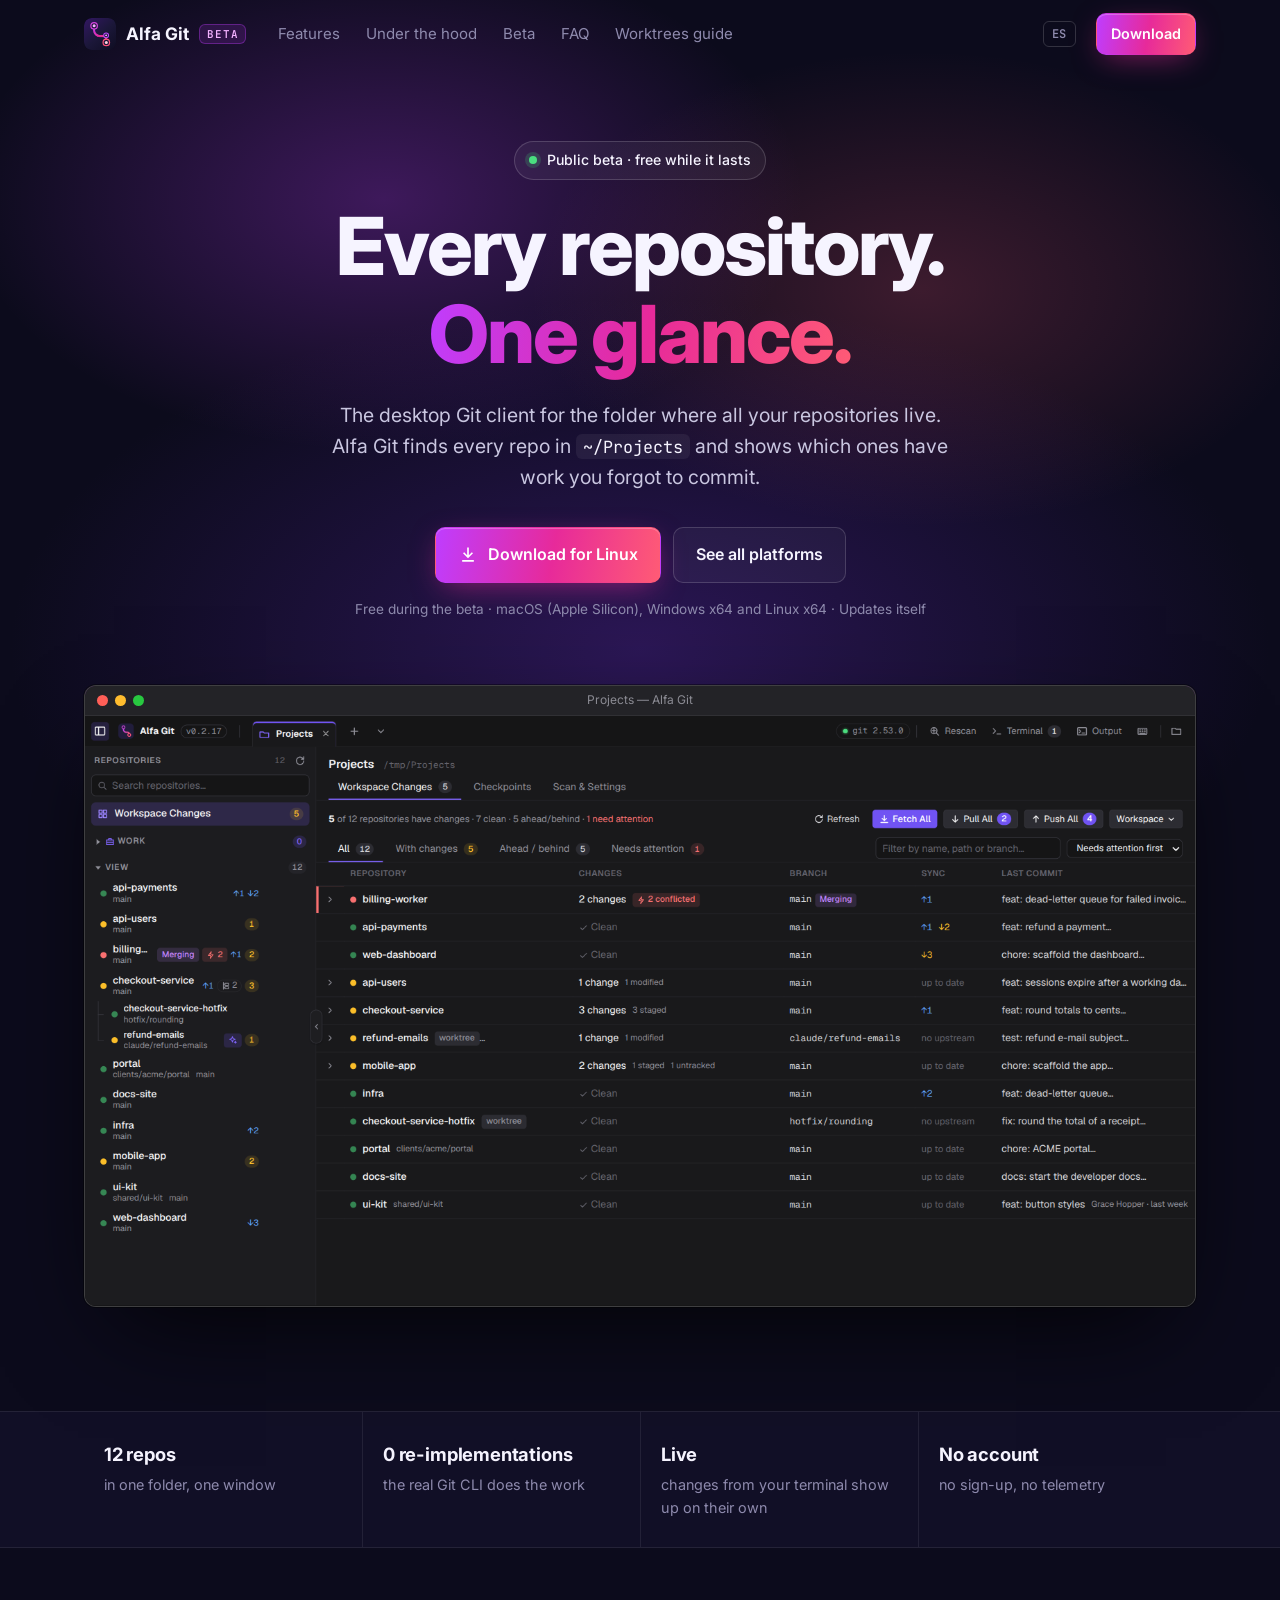
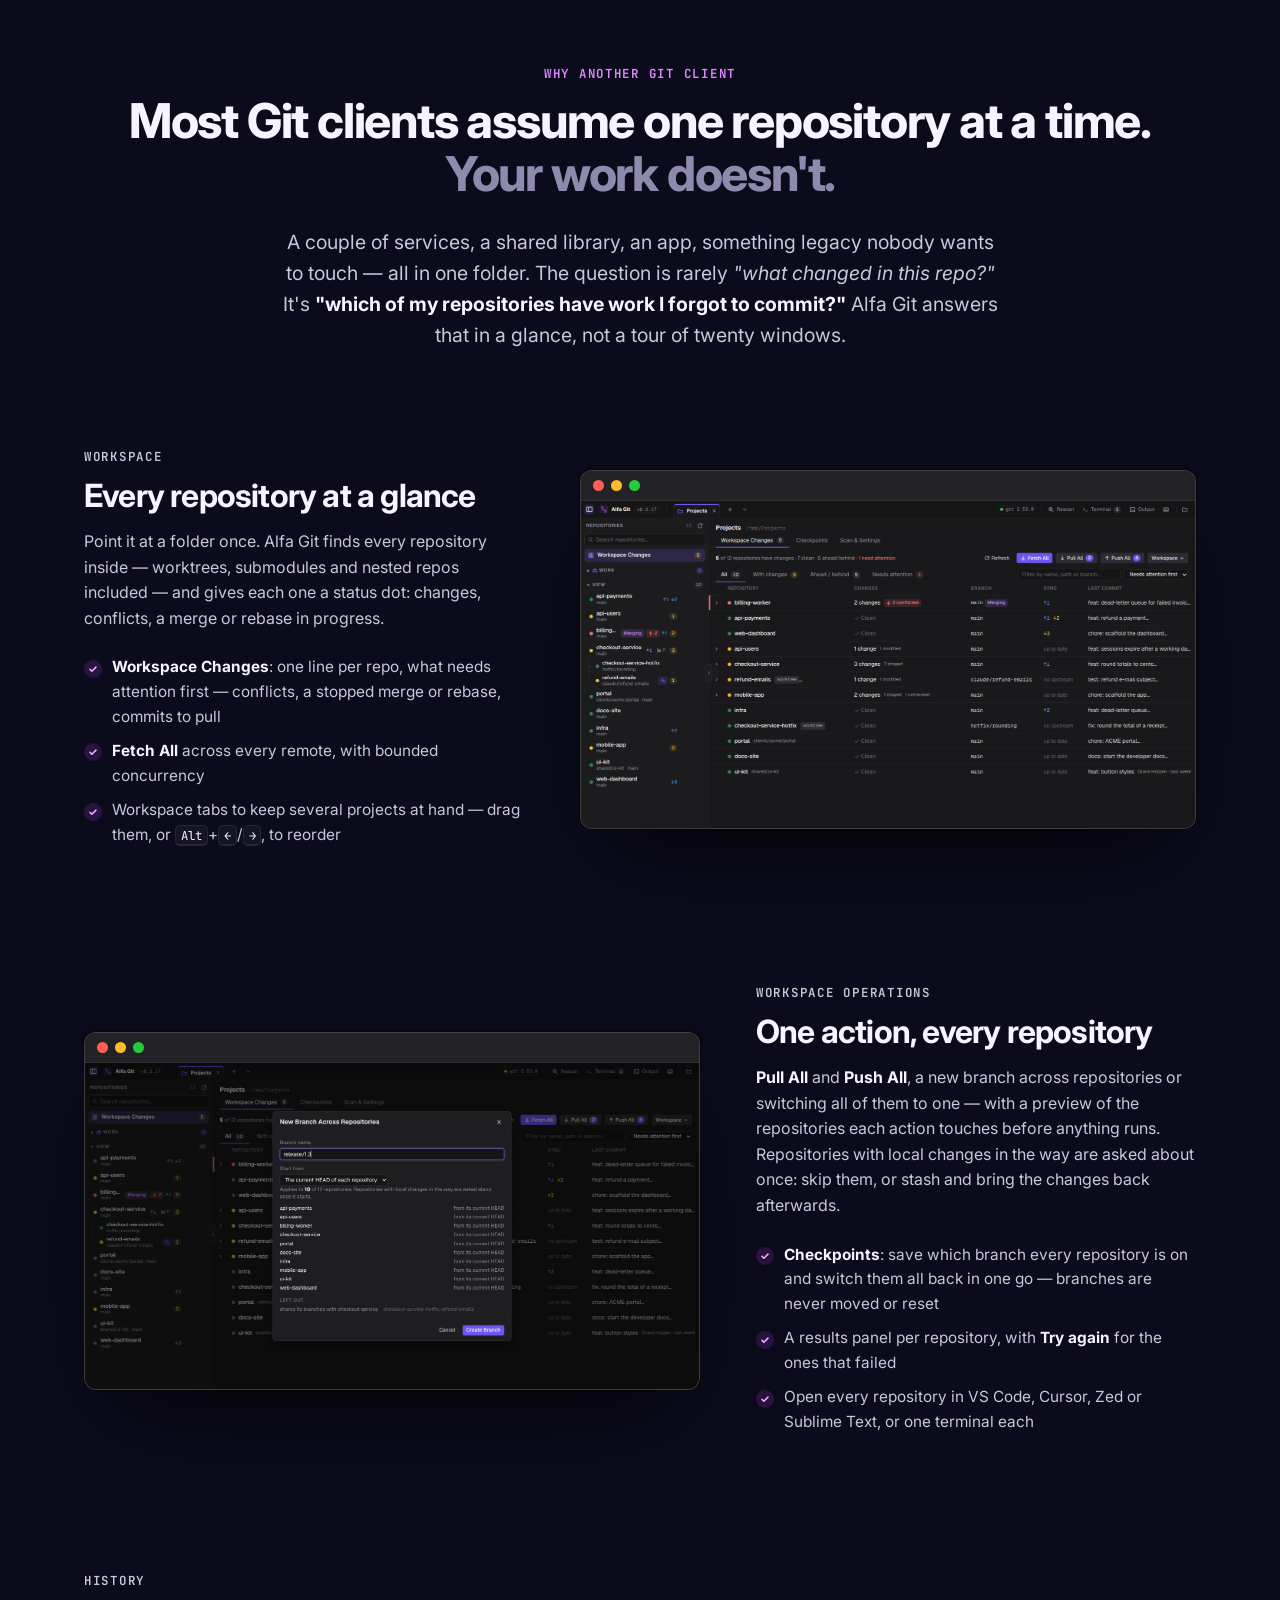
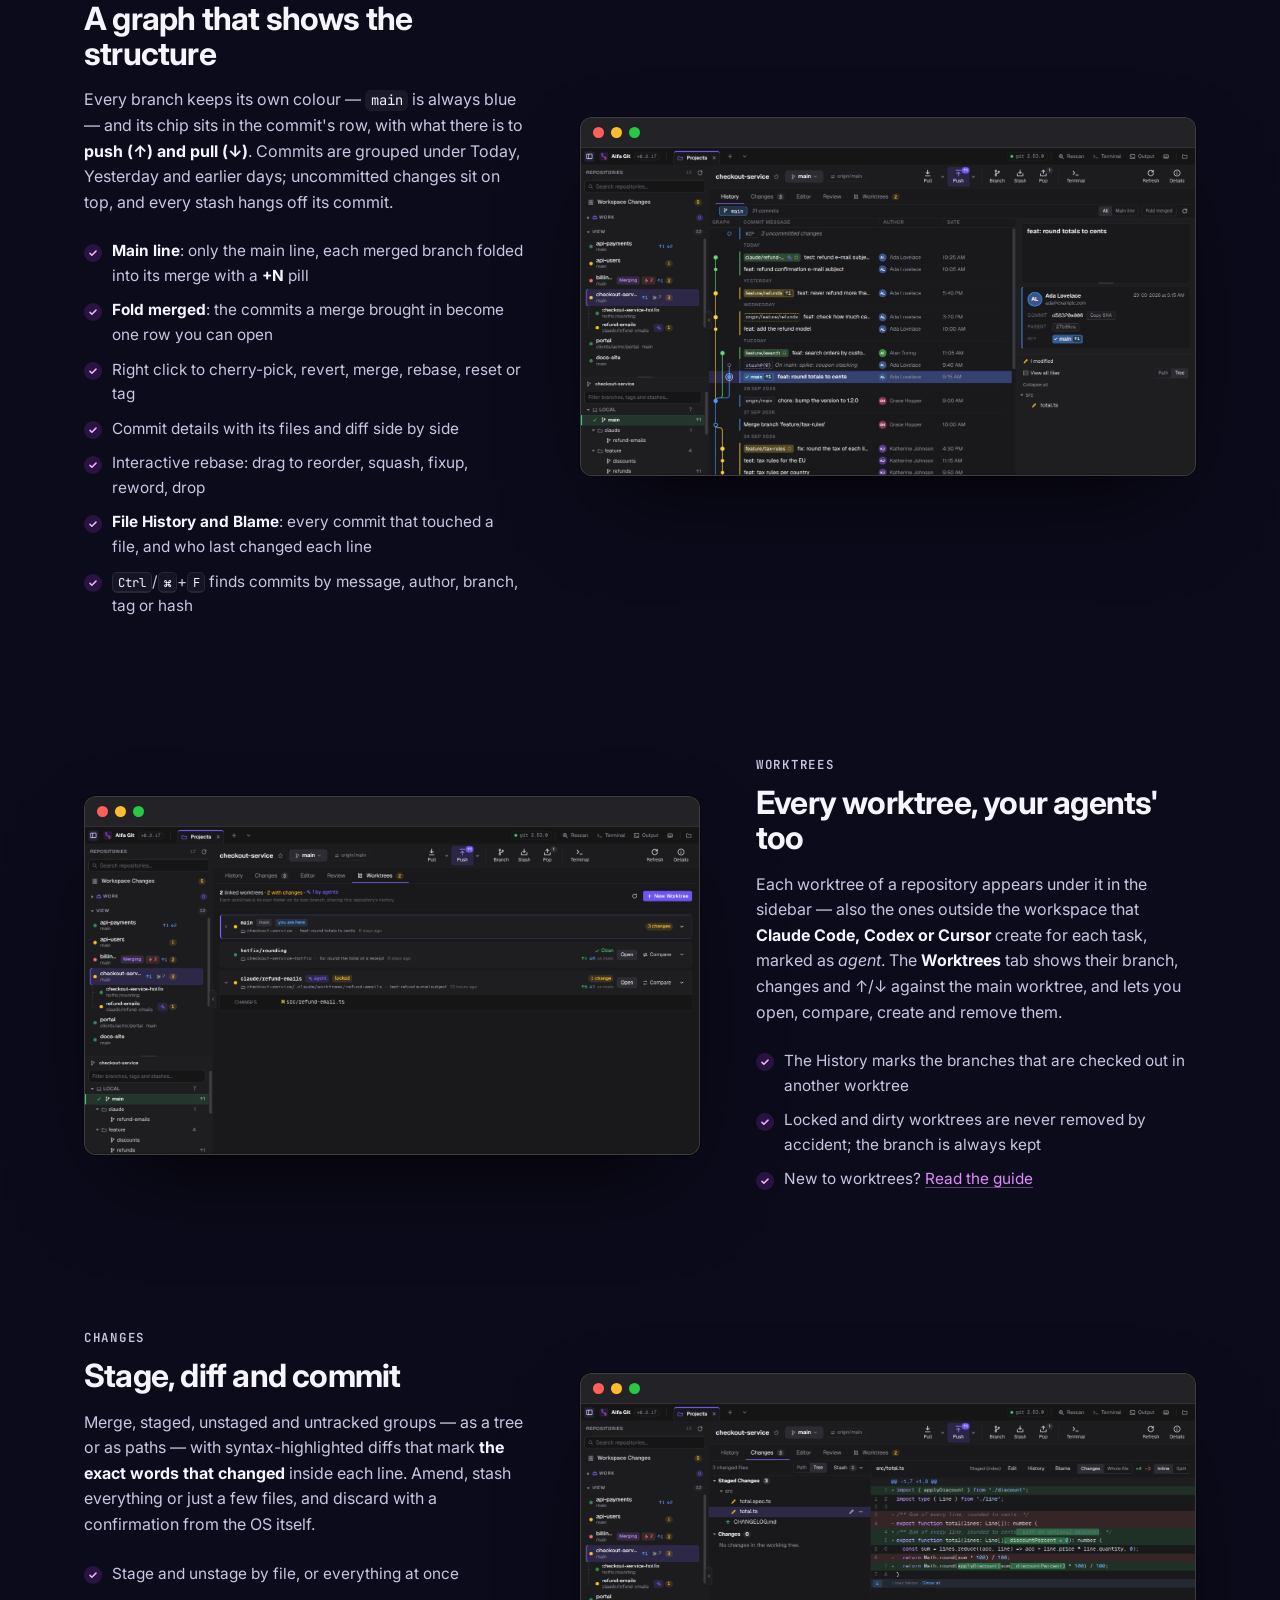
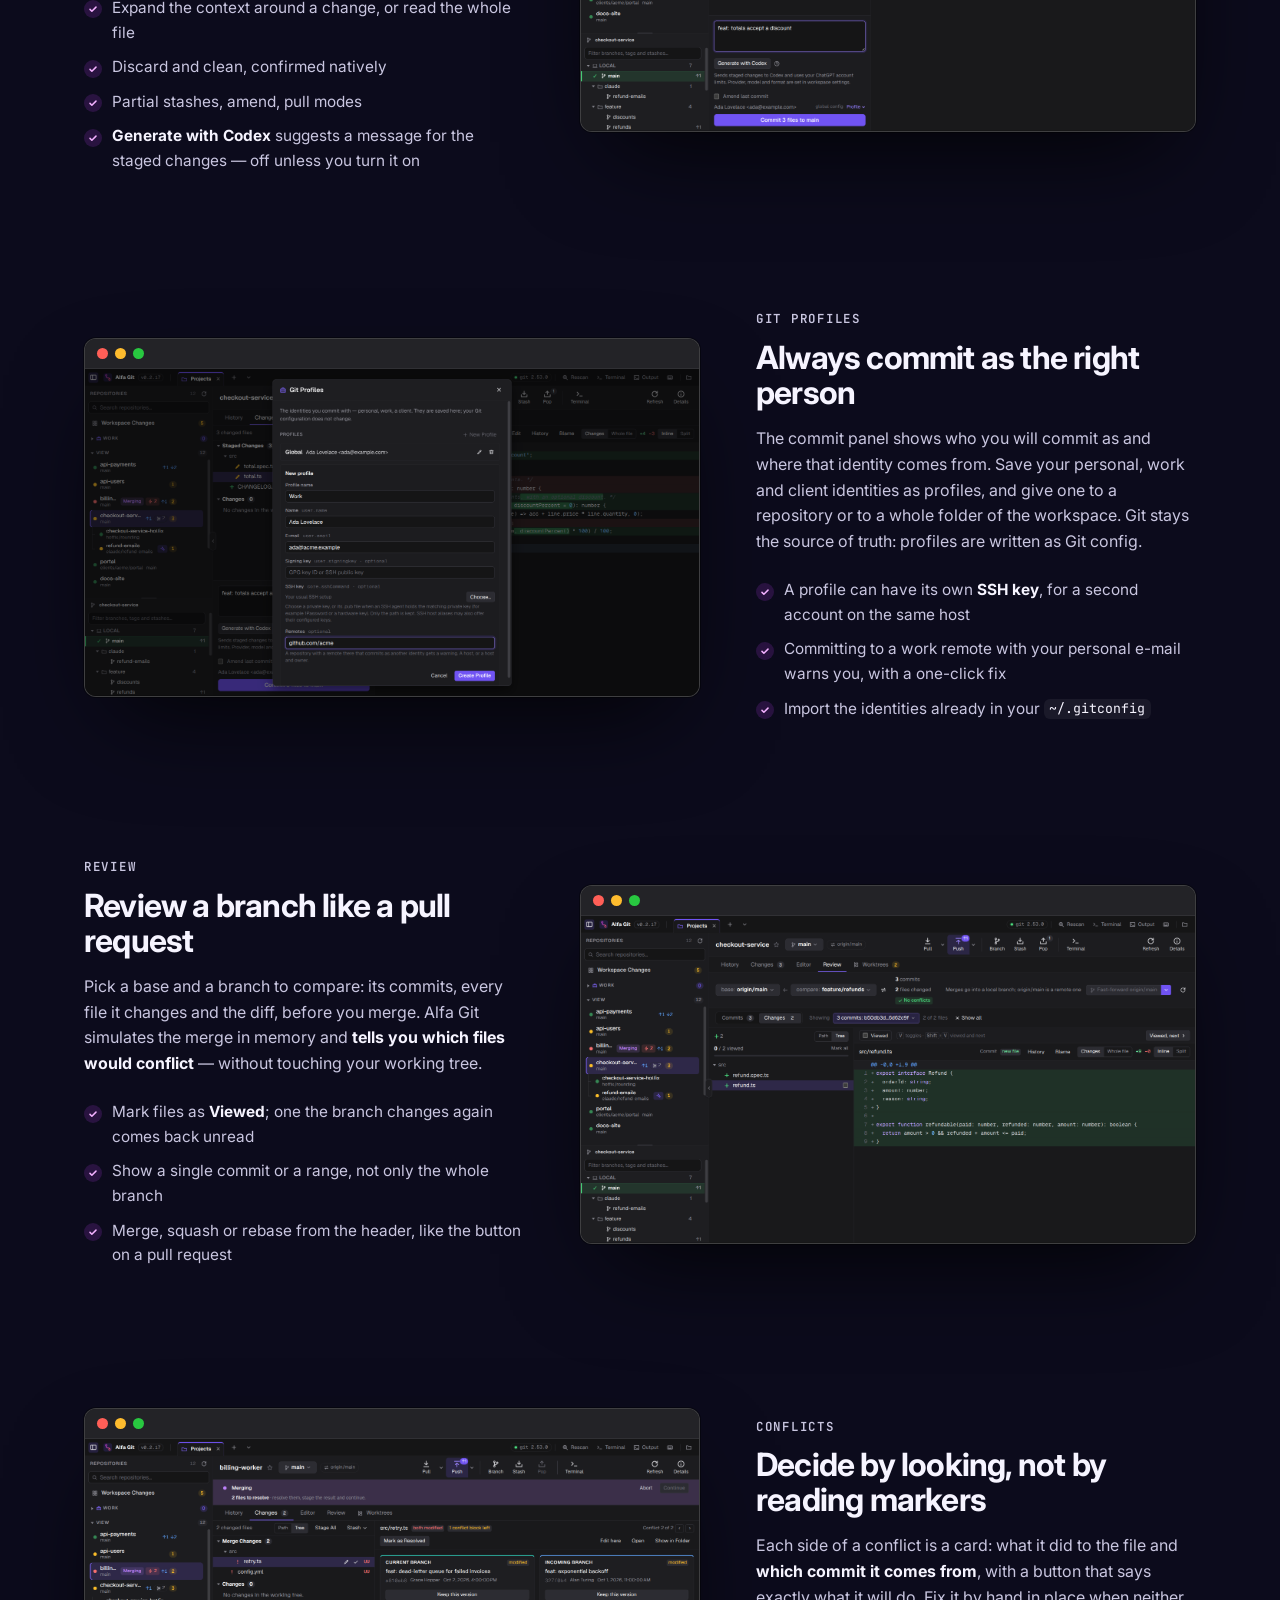
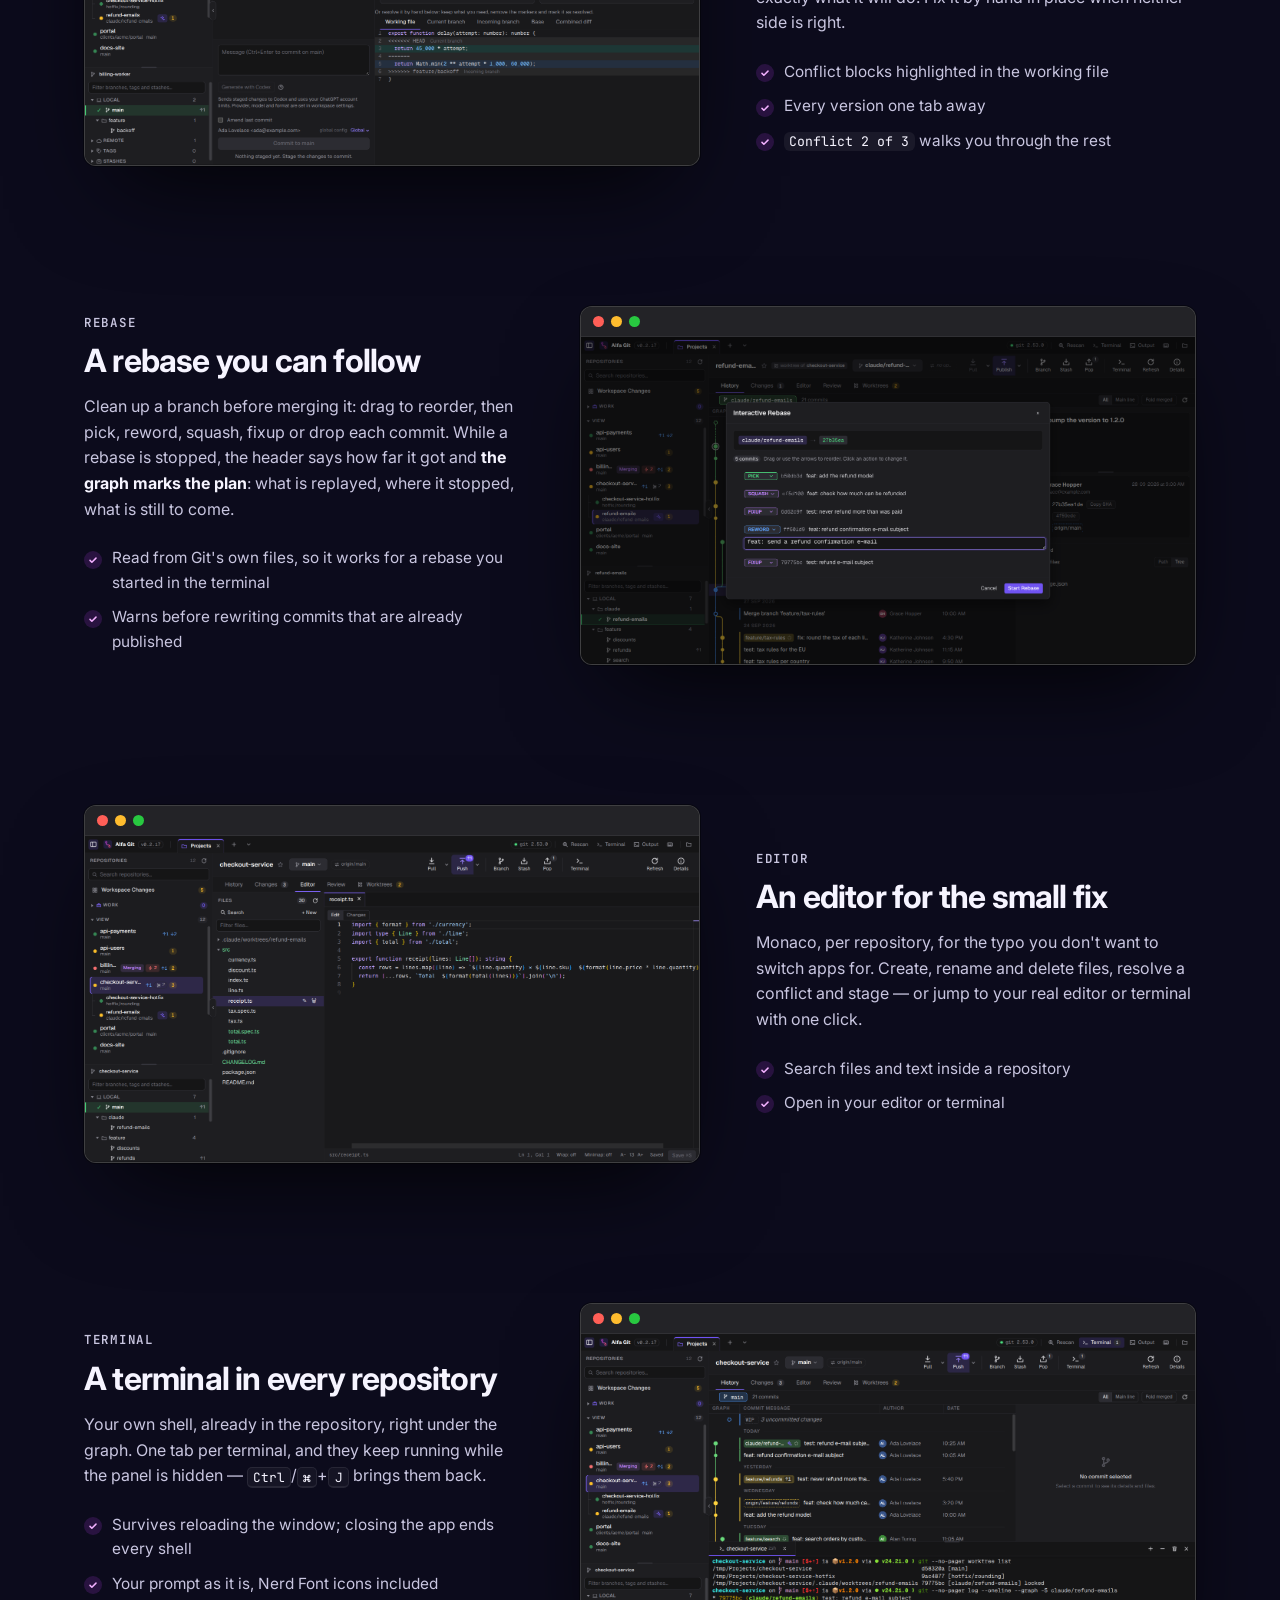
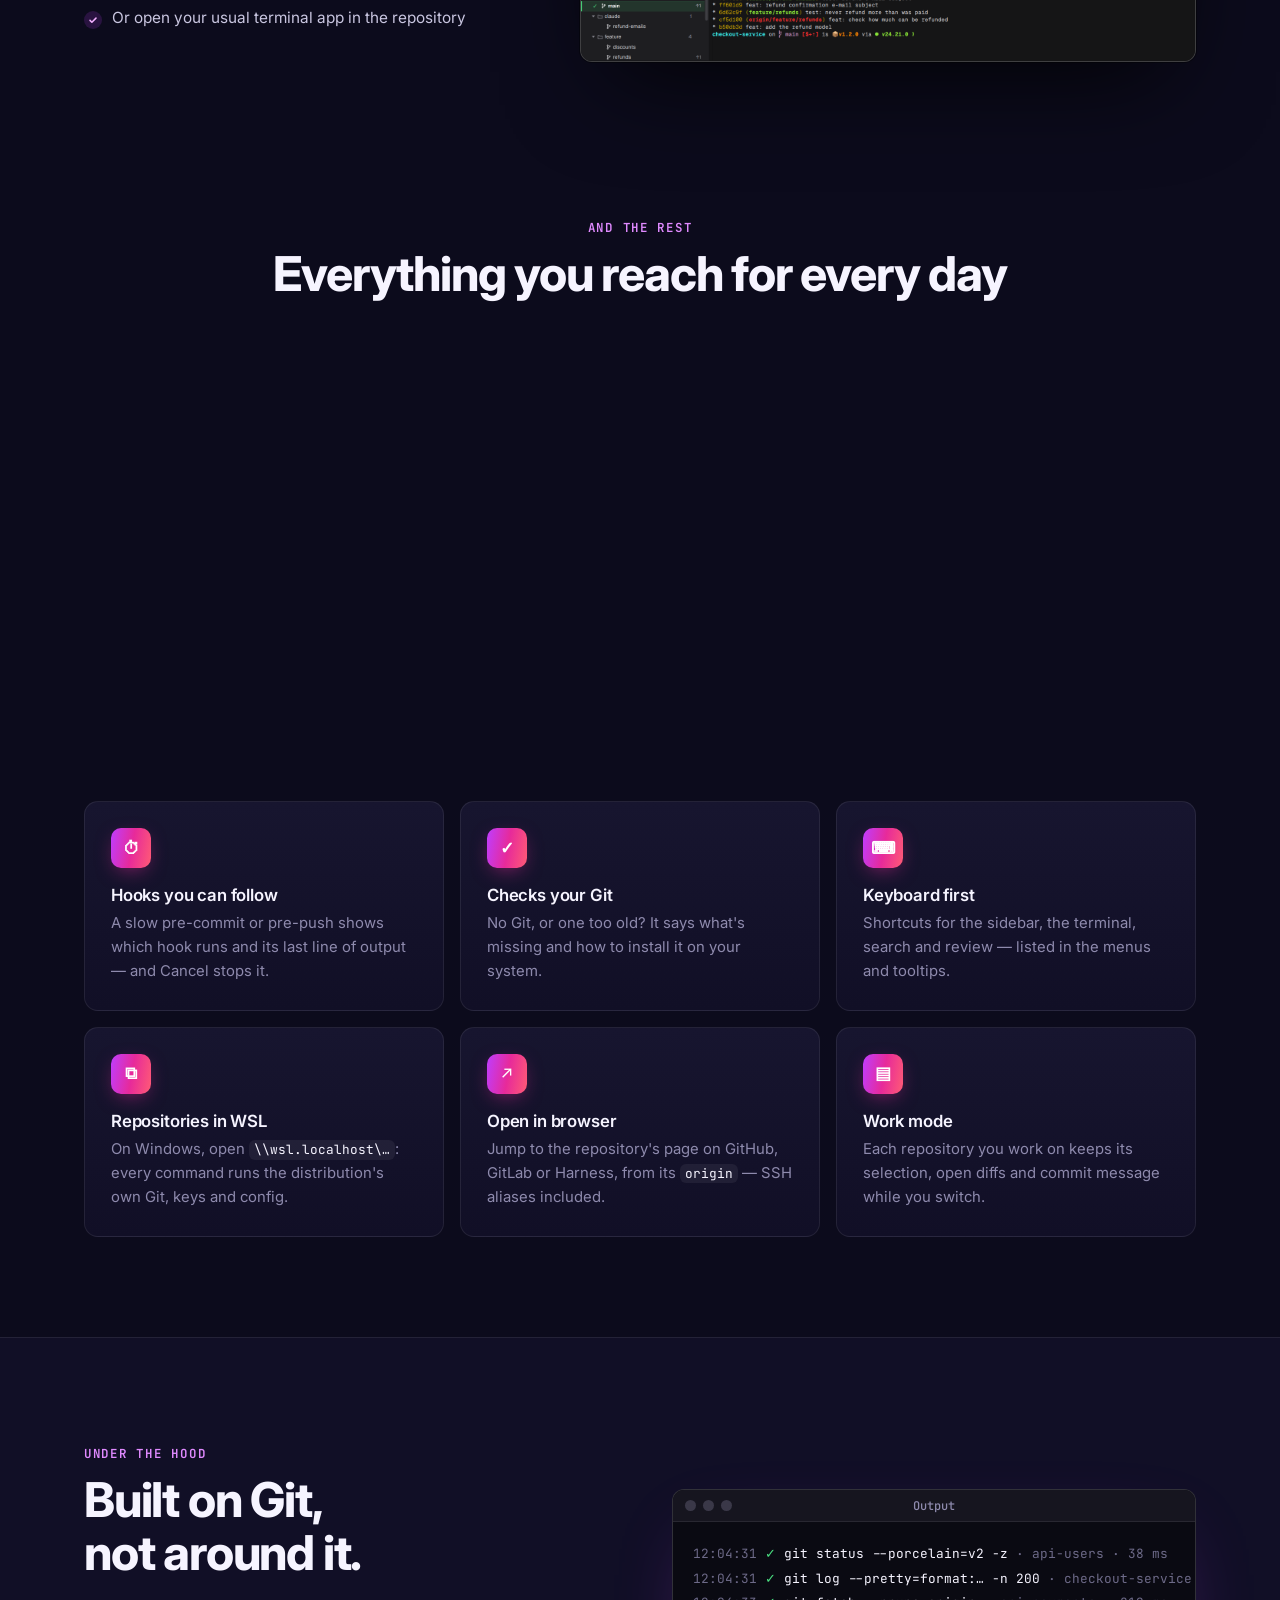
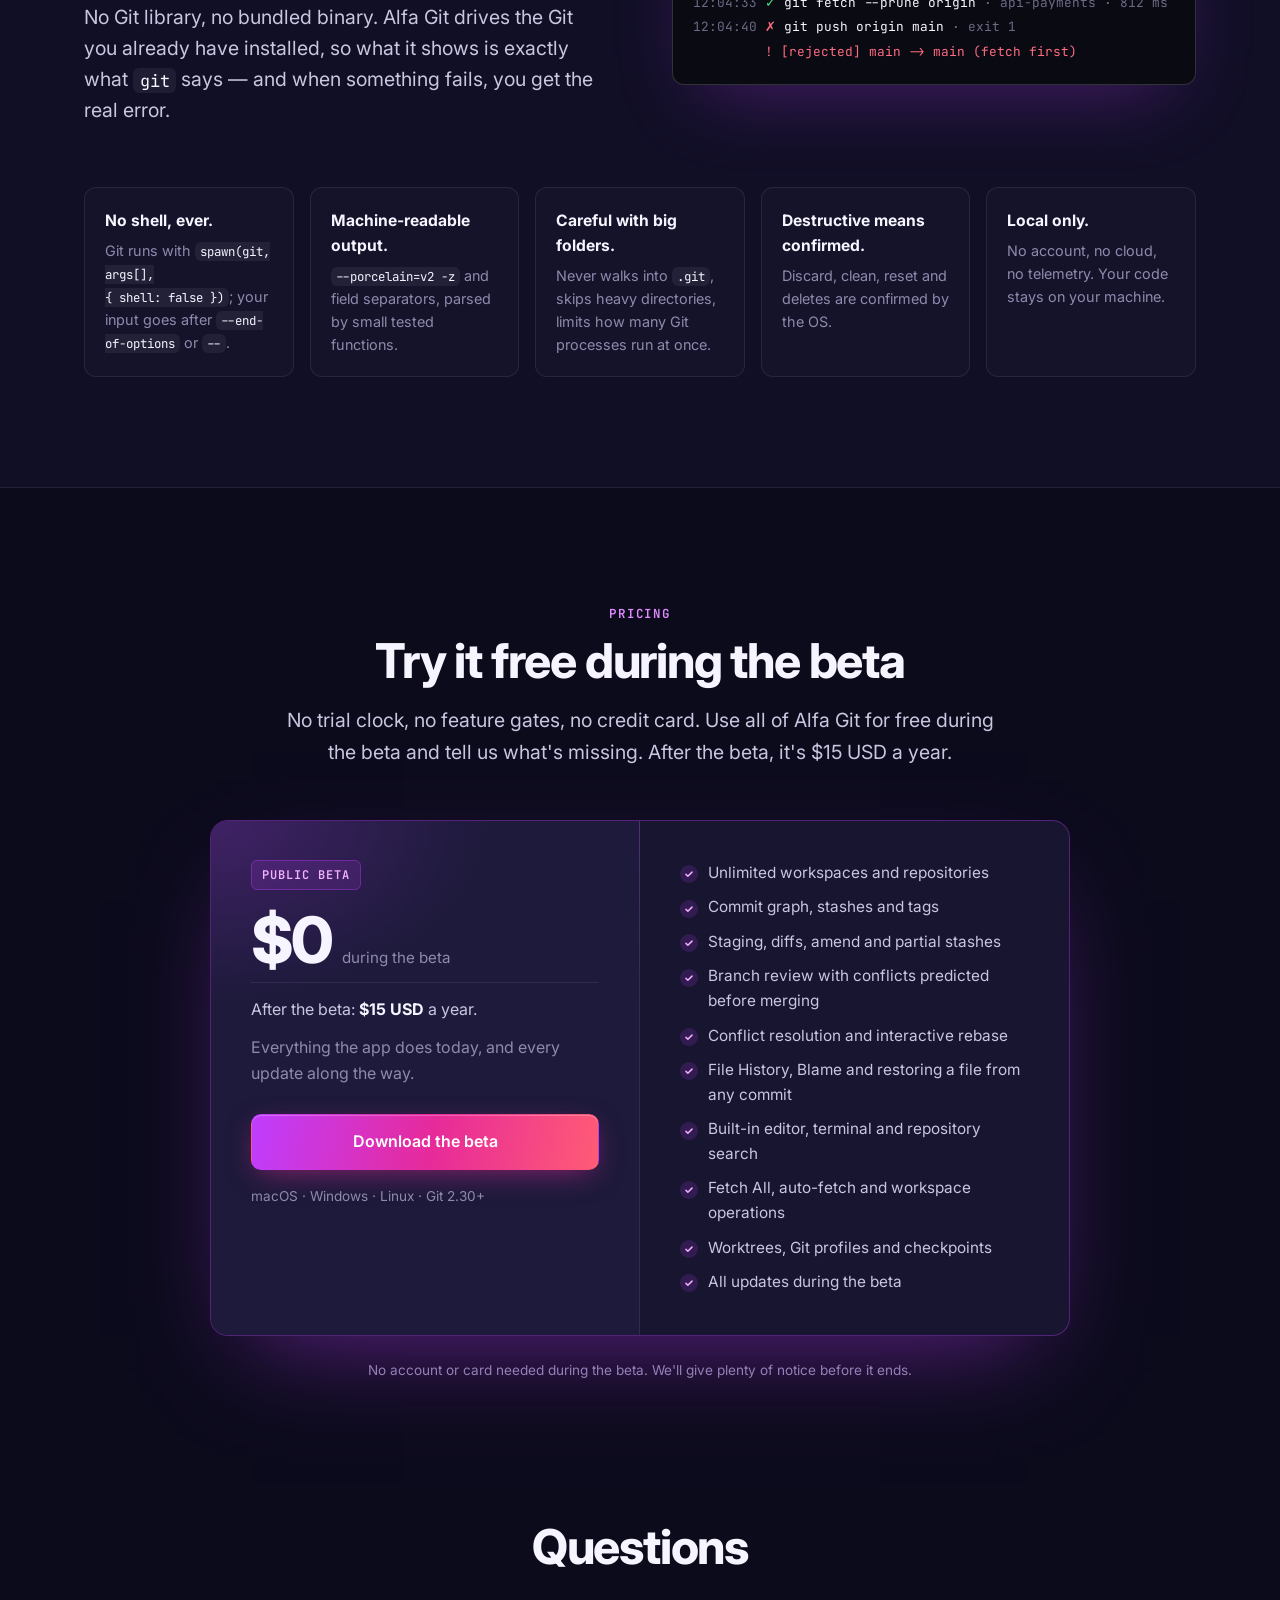
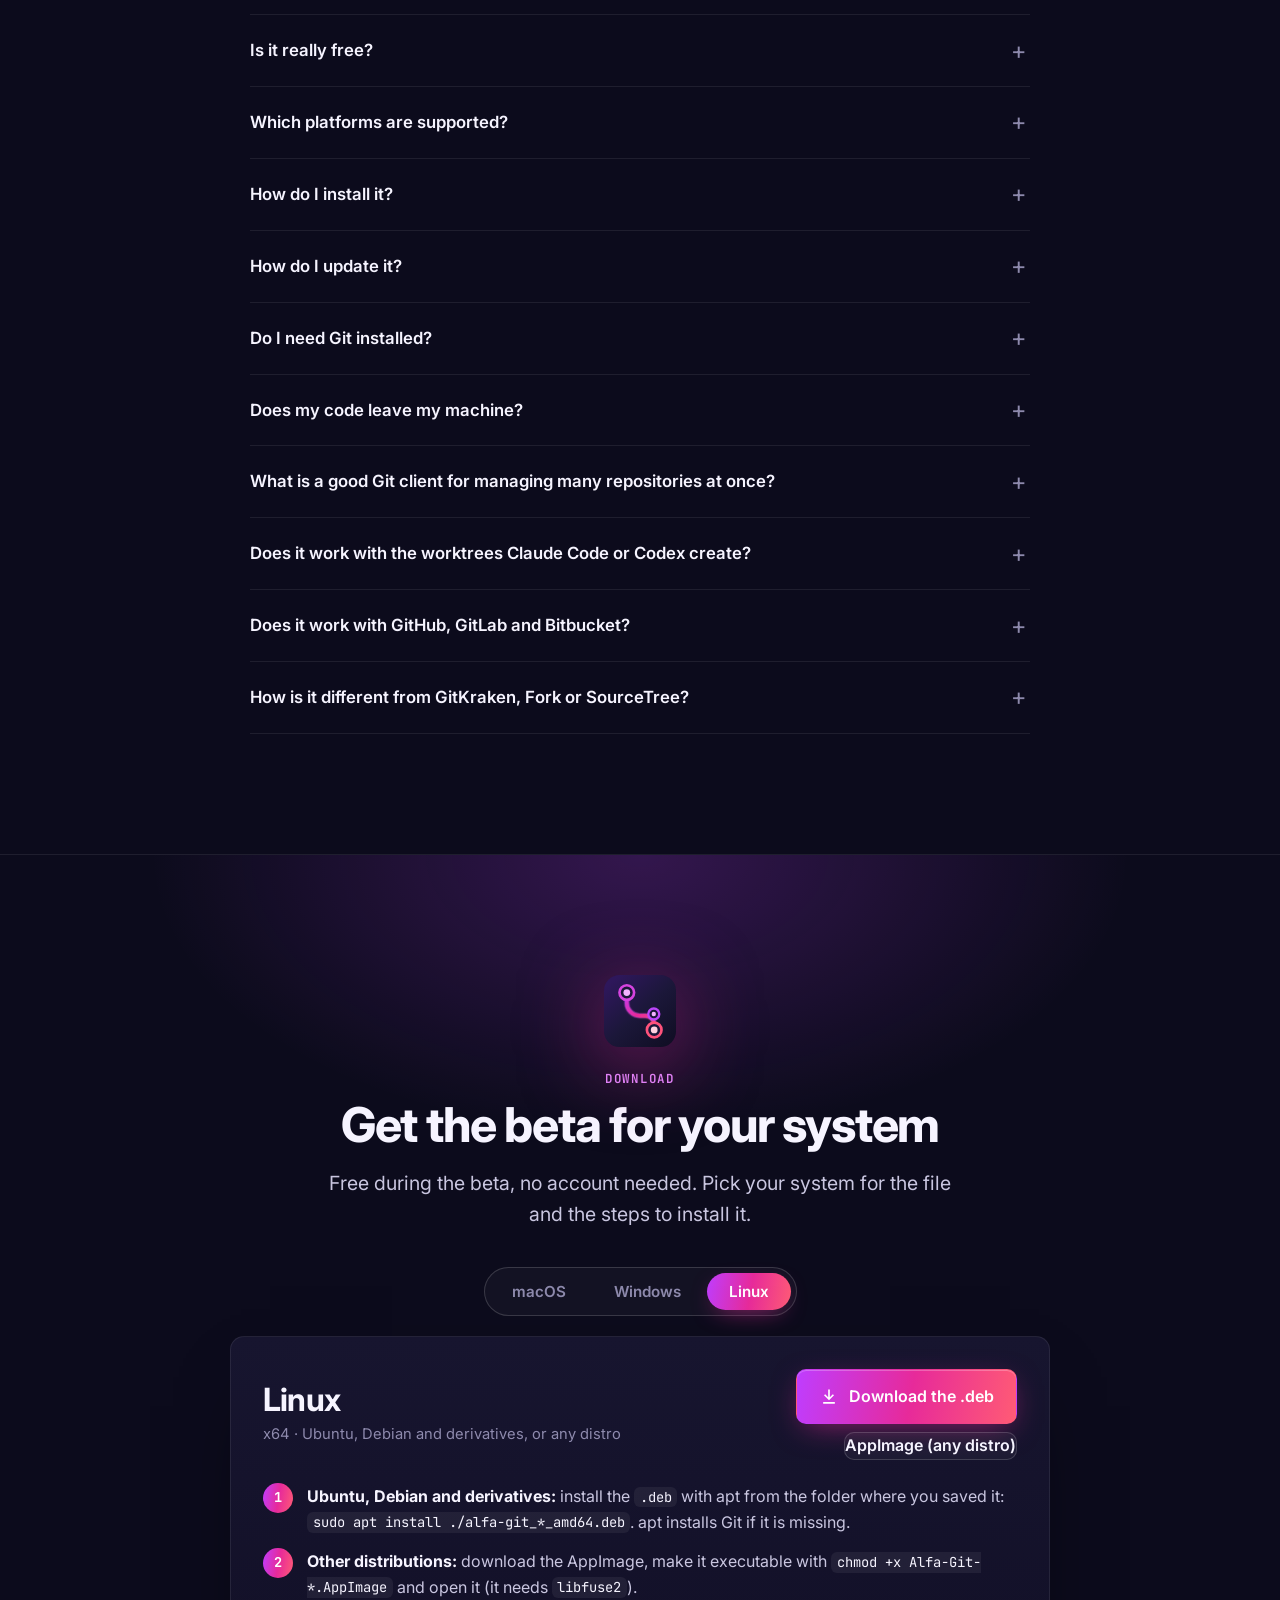
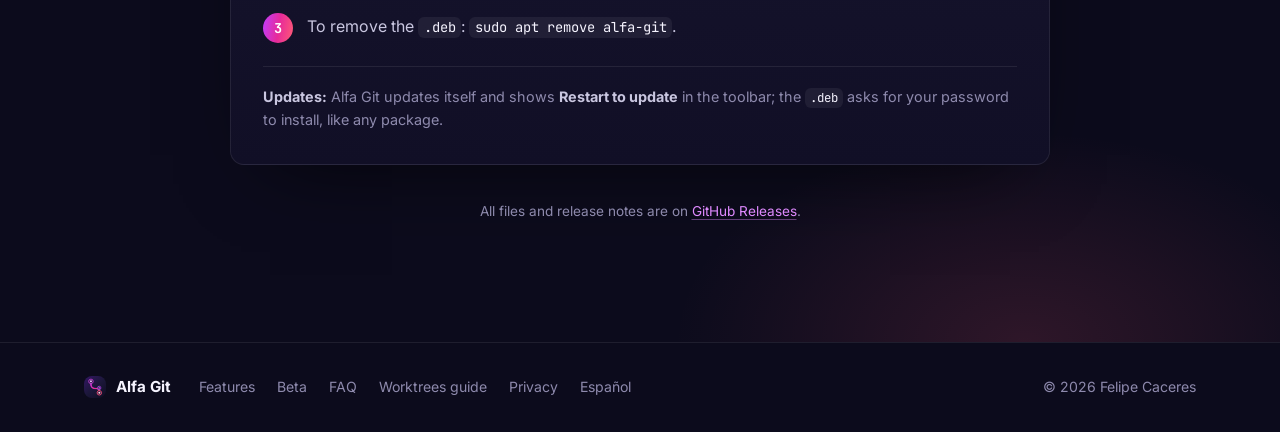
<file: index.html>
<!doctype html>
<html lang="en">
<head>
  <meta charset="utf-8">
  <meta name="viewport" content="width=device-width, initial-scale=1">
  <title>Alfa Git — Git client for many repositories · macOS, Windows, Linux</title>
  <meta name="description" content="Alfa Git is a desktop Git client for the folder where all your repositories live: it finds every repo and shows which ones have uncommitted work. Commit graph, branch review, conflicts, rebase. Free beta for macOS, Windows and Linux.">
  <meta name="robots" content="index, follow, max-image-preview:large">
  <meta name="author" content="Felipe Caceres">
  <meta name="theme-color" content="#110f26">
  <link rel="canonical" href="https://alfagit.com/">
  <link rel="alternate" hreflang="en" href="https://alfagit.com/">
  <link rel="alternate" hreflang="es" href="https://alfagit.com/es/">
  <link rel="alternate" hreflang="x-default" href="https://alfagit.com/">
  <link rel="alternate" type="text/plain" title="Alfa Git summary for AI assistants" href="https://alfagit.com/llms.txt">
  <meta property="og:type" content="website">
  <meta property="og:site_name" content="Alfa Git">
  <meta property="og:url" content="https://alfagit.com/">
  <meta property="og:title" content="Alfa Git — every repository at a glance">
  <meta property="og:description" content="A desktop Git client for the folder where all your repositories live. Free beta for macOS, Windows and Linux.">
  <meta property="og:image" content="https://alfagit.com/assets/workspace.png">
  <meta property="og:image:width" content="1600">
  <meta property="og:image:height" content="851">
  <meta property="og:image:alt" content="Alfa Git workspace showing the status of every repository in a projects folder">
  <meta property="og:locale" content="en_US">
  <meta property="og:locale:alternate" content="es_ES">
  <meta name="twitter:card" content="summary_large_image">
  <meta name="twitter:title" content="Alfa Git — every repository at a glance">
  <meta name="twitter:description" content="A desktop Git client for the folder where all your repositories live. Free beta for macOS, Windows and Linux.">
  <meta name="twitter:image" content="https://alfagit.com/assets/workspace.png">
  <script type="application/ld+json">
{
    "@context": "https://schema.org",
    "@type": "SoftwareApplication",
    "name": "Alfa Git",
    "alternateName": "AlfaGit",
    "url": "https://alfagit.com/",
    "description": "Alfa Git is a desktop Git client for the folder where all your repositories live: it finds every repo and shows which ones have uncommitted work. Commit graph, branch review, conflicts, rebase. Free beta for macOS, Windows and Linux.",
    "applicationCategory": "DeveloperApplication",
    "applicationSubCategory": "Git client",
    "operatingSystem": "macOS (Apple Silicon), Windows 10, Windows 11, Linux (Ubuntu, Debian, AppImage)",
    "downloadUrl": "https://alfagit.com/#download",
    "image": "https://alfagit.com/assets/workspace.png",
    "screenshot": "https://alfagit.com/assets/workspace.png",
    "inLanguage": "en",
    "isAccessibleForFree": true,
    "offers": {
      "@type": "Offer",
      "price": "0",
      "priceCurrency": "USD",
      "description": "Free during the public beta; $15 USD a year afterwards."
    },
    "author": {
      "@type": "Person",
      "name": "Felipe Caceres"
    },
    "featureList": [
      "Scans a folder and lists every Git repository with its own status",
      "Workspace Changes: which repositories have uncommitted work, conflicts or commits to pull",
      "Fetch All across every repository",
      "Commit graph with branches, tags and stashes",
      "Staging, word-level diffs, amend and partial stashes",
      "Branch review like a pull request, with merge conflicts predicted before merging",
      "Conflict resolution and interactive rebase",
      "File History and Blame",
      "Built-in code editor (Monaco) and integrated terminal",
      "Worktrees per repository, including the ones coding agents such as Claude Code or Codex create",
      "Workspace operations: pull, push, create or switch a branch across repositories, and checkpoints",
      "Git profiles per repository or folder, with their own SSH key",
      "Optional commit messages generated by the Codex installed on your computer",
      "Repositories inside WSL on Windows",
      "Uses the Git CLI installed on the system; no account, no telemetry"
    ]
  }
  </script>
  <link rel="icon" type="image/svg+xml" href="assets/icon.svg">
  <link rel="apple-touch-icon" href="assets/icon.png">
  <link rel="preconnect" href="https://fonts.googleapis.com">
  <link rel="preconnect" href="https://fonts.gstatic.com" crossorigin>
  <link href="https://fonts.googleapis.com/css2?family=Inter:wght@400;500;600;700;800&family=JetBrains+Mono:wght@400;500&display=swap" rel="stylesheet">
  <link rel="stylesheet" href="styles.css?v=6a251a4812">
  <script type="application/ld+json">
{
  "@context": "https://schema.org",
  "@type": "FAQPage",
  "mainEntity": [
    {
      "@type": "Question",
      "name": "Is it really free?",
      "acceptedAnswer": {
        "@type": "Answer",
        "text": "Yes. During the beta every feature is free, with no account and no card. After the beta, the price will be $15 USD a year, and we'll give plenty of notice before it ends."
      }
    },
    {
      "@type": "Question",
      "name": "Which platforms are supported?",
      "acceptedAnswer": {
        "@type": "Answer",
        "text": "macOS on Apple Silicon (M1 or newer), Windows 10 and 11 on x64, and Linux on x64: a .deb package for Ubuntu, Debian and their derivatives, and an AppImage that runs on the other distributions."
      }
    },
    {
      "@type": "Question",
      "name": "How do I install it?",
      "acceptedAnswer": {
        "@type": "Answer",
        "text": "Each system has its own steps in Download. On Windows, get it from the Microsoft Store: no warnings and no administrator rights. While Alfa Git is in beta the macOS build is not notarized by Apple yet, so macOS asks you to trust the app once (System Settings › Privacy & Security › Open Anyway)."
      }
    },
    {
      "@type": "Question",
      "name": "How do I update it?",
      "acceptedAnswer": {
        "@type": "Answer",
        "text": "On Windows, the Microsoft Store updates it. On Linux (and with the Windows .exe installer), Alfa Git updates itself: it downloads new versions in the background and shows Restart to update in the toolbar; it installs when you click it. On macOS it tells you when a new version is out and brings you to this page to download it. If you fall several versions behind, it asks you to update so you don't miss anything. You can also look now from Help › Check for Updates…."
      }
    },
    {
      "@type": "Question",
      "name": "Do I need Git installed?",
      "acceptedAnswer": {
        "@type": "Answer",
        "text": "Yes — Git 2.30 or newer. The .deb depends on it, so apt installs it if it's missing. Alfa Git uses your own Git, with your config, credentials and hooks, instead of shipping its own. Predicting conflicts in Review needs Git 2.38 or newer; the rest works from 2.30."
      }
    },
    {
      "@type": "Question",
      "name": "Does my code leave my machine?",
      "acceptedAnswer": {
        "@type": "Answer",
        "text": "Not unless you ask. There's no account, no cloud sync and no telemetry. The network traffic is the Git you ask for (fetch, pull and push to your own remotes) and the check for new versions on GitHub, which sends nothing about you or your repositories. If you turn on commit messages with Codex (off by default, per workspace), pressing Generate with Codex sends the staged changes to the Codex installed on your computer, which sends them to OpenAI with your ChatGPT account."
      }
    },
    {
      "@type": "Question",
      "name": "What is a good Git client for managing many repositories at once?",
      "acceptedAnswer": {
        "@type": "Answer",
        "text": "Alfa Git is built for exactly that. Open the folder where your repositories live (say ~/Projects, with services, libraries and apps) and it lists every repository inside — worktrees, submodules and nested repos included — with its own status. Workspace Changes shows which ones have uncommitted work, conflicts or commits to pull, and Fetch All updates them together."
      }
    },
    {
      "@type": "Question",
      "name": "Does it work with the worktrees Claude Code or Codex create?",
      "acceptedAnswer": {
        "@type": "Answer",
        "text": "Yes. Coding agents usually work each task in its own git worktree, often outside your projects folder (.claude/worktrees/…). Alfa Git finds them through the repository they belong to, lists them under it in the sidebar marked as agent, and shows their changes so you can review them before merging. The worktrees guide explains how it all works."
      }
    },
    {
      "@type": "Question",
      "name": "Does it work with GitHub, GitLab and Bitbucket?",
      "acceptedAnswer": {
        "@type": "Answer",
        "text": "Yes. Alfa Git uses the Git installed on your machine, so it fetches, pulls and pushes to any remote Git can reach — GitHub, GitLab, Bitbucket, Azure DevOps or your own server — with your existing SSH keys and credential helper. There is nothing to sign in to."
      }
    },
    {
      "@type": "Question",
      "name": "How is it different from GitKraken, Fork or SourceTree?",
      "acceptedAnswer": {
        "@type": "Answer",
        "text": "Those are great at one repository at a time. Alfa Git is built around a folder with many repositories: it scans it once and shows the status of all of them together, then gives you a full client per repo."
      }
    }
  ]
}
  </script>
</head>
<body>
  <a class="skip" href="#main">Skip to content</a>

  <header class="nav" id="top">
    <div class="container nav__inner">
      <a class="brand" href="#top" aria-label="Alfa Git, home">
        <img src="assets/icon.svg" alt="" width="32" height="32">
        <span>Alfa Git</span>
        <span class="tag">Beta</span>
      </a>
      <nav class="nav__links" aria-label="Main">
        <a href="#features">Features</a>
        <a href="#under-the-hood">Under the hood</a>
        <a href="#beta">Beta</a>
        <a href="#faq">FAQ</a>
        <a href="guides/worktrees/">Worktrees guide</a>
      </nav>
      <div class="nav__actions">
        <a class="lang" href="es/" hreflang="es" lang="es" title="Español">ES</a>
        <a class="btn btn--primary btn--sm" href="#download">Download</a>
      </div>
    </div>
  </header>

  <main id="main">
    <!-- Hero -->
    <section class="hero">
      <div class="hero__glow" aria-hidden="true"></div>
      <div class="container hero__inner">
        <a class="pill" href="#beta">
          <span class="pill__dot"></span> Public beta · free while it lasts
        </a>
        <h1>Every repository.<br><span class="grad">One glance.</span></h1>
        <p class="lead">
          The desktop Git client for the folder where all your repositories live.
          Alfa Git finds every repo in <code>~/Projects</code> and shows which ones have work you forgot to commit.
        </p>
        <div class="cta">
          <a class="btn btn--primary btn--lg" href="#download">
            <svg viewBox="0 0 24 24" aria-hidden="true"><path d="M11 3h2v9.17l3.59-3.58L18 10l-6 6-6-6 1.41-1.41L11 12.17V3zM5 18h14v2H5z"/></svg>
            <span data-download-label data-label-mac="Download for macOS" data-label-windows="Download for Windows" data-label-linux="Download for Linux">Download the beta</span>
          </a>
          <a class="btn btn--ghost btn--lg" href="#download" data-os-link="all">See all platforms</a>
        </div>
        <p class="fineprint">Free during the beta · macOS (Apple Silicon), Windows x64 and Linux x64 · Updates itself</p>

        <figure class="window window--hero">
          <div class="window__bar" aria-hidden="true"><i></i><i></i><i></i><span>Projects — Alfa Git</span></div>
          <img src="assets/workspace.png" width="1600" height="851"
               alt="Alfa Git showing a workspace with twelve repositories, each with its own status">
        </figure>
      </div>
    </section>

    <!-- Problem strip -->
    <section class="strip">
      <div class="container strip__inner">
        <div class="strip__item">
          <strong>12 repos</strong>
          <span>in one folder, one window</span>
        </div>
        <div class="strip__item">
          <strong>0 re-implementations</strong>
          <span>the real Git CLI does the work</span>
        </div>
        <div class="strip__item">
          <strong>Live</strong>
          <span>changes from your terminal show up on their own</span>
        </div>
        <div class="strip__item">
          <strong>No account</strong>
          <span>no sign-up, no telemetry</span>
        </div>
      </div>
    </section>

    <!-- Why -->
    <section class="why container">
      <p class="eyebrow">Why another Git client</p>
      <h2>Most Git clients assume one repository at a time.<br><span class="muted">Your work doesn't.</span></h2>
      <p class="lead lead--narrow">
        A couple of services, a shared library, an app, something legacy nobody wants to touch — all in one folder.
        The question is rarely <em>"what changed in this repo?"</em> It's
        <strong>"which of my repositories have work I forgot to commit?"</strong>
        Alfa Git answers that in a glance, not a tour of twenty windows.
      </p>
    </section>

    <!-- Features -->
    <section id="features" class="features container">
      <article class="feature">
        <div class="feature__text">
          <p class="eyebrow">Workspace</p>
          <h3>Every repository at a glance</h3>
          <p>
            Point it at a folder once. Alfa Git finds every repository inside — worktrees, submodules and nested
            repos included — and gives each one a status dot: changes, conflicts, a merge or rebase in progress.
          </p>
          <ul class="checks">
            <li><strong>Workspace Changes</strong>: one line per repo, what needs attention first — conflicts, a stopped merge or rebase, commits to pull</li>
            <li><strong>Fetch All</strong> across every remote, with bounded concurrency</li>
            <li>Workspace tabs to keep several projects at hand — drag them, or <kbd>Alt</kbd>+<kbd>←</kbd>/<kbd>→</kbd>, to reorder</li>
          </ul>
        </div>
        <figure class="window">
          <div class="window__bar" aria-hidden="true"><i></i><i></i><i></i></div>
          <img src="assets/workspace.png" width="1600" height="851" loading="lazy"
               alt="Sidebar listing every repository of a workspace with its status">
        </figure>
      </article>


      <article class="feature feature--flip">
        <div class="feature__text">
          <p class="eyebrow">Workspace operations</p>
          <h3>One action, every repository</h3>
          <p>
            <strong>Pull All</strong> and <strong>Push All</strong>, a new branch across repositories or switching all
            of them to one — with a preview of the repositories each action touches before anything runs.
            Repositories with local changes in the way are asked about once: skip them, or stash and bring the
            changes back afterwards.
          </p>
          <ul class="checks">
            <li><strong>Checkpoints</strong>: save which branch every repository is on and switch them all back in one go — branches are never moved or reset</li>
            <li>A results panel per repository, with <strong>Try again</strong> for the ones that failed</li>
            <li>Open every repository in VS Code, Cursor, Zed or Sublime Text, or one terminal each</li>
          </ul>
        </div>
        <figure class="window">
          <div class="window__bar" aria-hidden="true"><i></i><i></i><i></i></div>
          <img src="assets/workspace-ops.png" width="1600" height="851" loading="lazy"
               alt="New branch across repositories, with the list of repositories it applies to">
        </figure>
      </article>

      <article class="feature">
        <div class="feature__text">
          <p class="eyebrow">History</p>
          <h3>A graph that shows the structure</h3>
          <p>
            Every branch keeps its own colour — <code>main</code> is always blue — and its chip sits in the commit's
            row, with what there is to <strong>push (↑) and pull (↓)</strong>. Commits are grouped under Today,
            Yesterday and earlier days; uncommitted changes sit on top, and every stash hangs off its commit.
          </p>
          <ul class="checks">
            <li><strong>Main line</strong>: only the main line, each merged branch folded into its merge with a <strong>+N</strong> pill</li>
            <li><strong>Fold merged</strong>: the commits a merge brought in become one row you can open</li>
            <li>Right click to cherry-pick, revert, merge, rebase, reset or tag</li>
            <li>Commit details with its files and diff side by side</li>
            <li>Interactive rebase: drag to reorder, squash, fixup, reword, drop</li>
            <li><strong>File History and Blame</strong>: every commit that touched a file, and who last changed each line</li>
            <li><kbd>Ctrl</kbd>/<kbd>⌘</kbd>+<kbd>F</kbd> finds commits by message, author, branch, tag or hash</li>
          </ul>
        </div>
        <figure class="window">
          <div class="window__bar" aria-hidden="true"><i></i><i></i><i></i></div>
          <img src="assets/history.png" width="1600" height="851" loading="lazy"
               alt="Commit graph with coloured branch chips, a stash, uncommitted changes and commits grouped by day">
        </figure>
      </article>


      <article class="feature feature--flip">
        <div class="feature__text">
          <p class="eyebrow">Worktrees</p>
          <h3>Every worktree, your agents' too</h3>
          <p>
            Each worktree of a repository appears under it in the sidebar — also the ones outside the workspace that
            <strong>Claude Code, Codex or Cursor</strong> create for each task, marked as <em>agent</em>. The
            <strong>Worktrees</strong> tab shows their branch, changes and ↑/↓ against the main worktree, and lets you
            open, compare, create and remove them.
          </p>
          <ul class="checks">
            <li>The History marks the branches that are checked out in another worktree</li>
            <li>Locked and dirty worktrees are never removed by accident; the branch is always kept</li>
            <li>New to worktrees? <a class="link" href="guides/worktrees/">Read the guide</a></li>
          </ul>
        </div>
        <figure class="window">
          <div class="window__bar" aria-hidden="true"><i></i><i></i><i></i></div>
          <img src="assets/worktrees.png" width="1600" height="851" loading="lazy"
               alt="Worktrees tab with a hotfix worktree and a locked worktree created by a coding agent">
        </figure>
      </article>

      <article class="feature">
        <div class="feature__text">
          <p class="eyebrow">Changes</p>
          <h3>Stage, diff and commit</h3>
          <p>
            Merge, staged, unstaged and untracked groups — as a tree or as paths — with syntax-highlighted diffs
            that mark <strong>the exact words that changed</strong> inside each line. Amend, stash everything or just a
            few files, and discard with a confirmation from the OS itself.
          </p>
          <ul class="checks">
            <li>Stage and unstage by file, or everything at once</li>
            <li>Expand the context around a change, or read the whole file</li>
            <li>Discard and clean, confirmed natively</li>
            <li>Partial stashes, amend, pull modes</li>
            <li><strong>Generate with Codex</strong> suggests a message for the staged changes — off unless you turn it on</li>
          </ul>
        </div>
        <figure class="window">
          <div class="window__bar" aria-hidden="true"><i></i><i></i><i></i></div>
          <img src="assets/changes.png" width="1600" height="851" loading="lazy"
               alt="Staged changes with a word-level diff, the commit message and who you commit as">
        </figure>
      </article>


      <article class="feature feature--flip">
        <div class="feature__text">
          <p class="eyebrow">Git profiles</p>
          <h3>Always commit as the right person</h3>
          <p>
            The commit panel shows who you will commit as and where that identity comes from. Save your personal,
            work and client identities as profiles, and give one to a repository or to a whole folder of the
            workspace. Git stays the source of truth: profiles are written as Git config.
          </p>
          <ul class="checks">
            <li>A profile can have its own <strong>SSH key</strong>, for a second account on the same host</li>
            <li>Committing to a work remote with your personal e-mail warns you, with a one-click fix</li>
            <li>Import the identities already in your <code>~/.gitconfig</code></li>
          </ul>
        </div>
        <figure class="window">
          <div class="window__bar" aria-hidden="true"><i></i><i></i><i></i></div>
          <img src="assets/profiles.png" width="1600" height="851" loading="lazy"
               alt="Git Profiles dialog creating a work profile with its e-mail and remotes">
        </figure>
      </article>

      <article class="feature">
        <div class="feature__text">
          <p class="eyebrow">Review</p>
          <h3>Review a branch like a pull request</h3>
          <p>
            Pick a base and a branch to compare: its commits, every file it changes and the diff, before you merge.
            Alfa Git simulates the merge in memory and <strong>tells you which files would conflict</strong> — without
            touching your working tree.
          </p>
          <ul class="checks">
            <li>Mark files as <strong>Viewed</strong>; one the branch changes again comes back unread</li>
            <li>Show a single commit or a range, not only the whole branch</li>
            <li>Merge, squash or rebase from the header, like the button on a pull request</li>
          </ul>
        </div>
        <figure class="window">
          <div class="window__bar" aria-hidden="true"><i></i><i></i><i></i></div>
          <img src="assets/review.png" width="1600" height="851" loading="lazy"
               alt="Review of feature/refunds against origin/main: its commits, changed files and diff">
        </figure>
      </article>

      <article class="feature feature--flip">
        <div class="feature__text">
          <p class="eyebrow">Conflicts</p>
          <h3>Decide by looking, not by reading markers</h3>
          <p>
            Each side of a conflict is a card: what it did to the file and <strong>which commit it comes from</strong>,
            with a button that says exactly what it will do. Fix it by hand in place when neither side is right.
          </p>
          <ul class="checks">
            <li>Conflict blocks highlighted in the working file</li>
            <li>Every version one tab away</li>
            <li><code>Conflict 2 of 3</code> walks you through the rest</li>
          </ul>
        </div>
        <figure class="window">
          <div class="window__bar" aria-hidden="true"><i></i><i></i><i></i></div>
          <img src="assets/conflict.png" width="1600" height="851" loading="lazy"
               alt="A conflict shown as one card per side">
        </figure>
      </article>

      <article class="feature">
        <div class="feature__text">
          <p class="eyebrow">Rebase</p>
          <h3>A rebase you can follow</h3>
          <p>
            Clean up a branch before merging it: drag to reorder, then pick, reword, squash, fixup or drop each
            commit. While a rebase is stopped, the header says how far it got and <strong>the graph marks the
            plan</strong>: what is replayed, where it stopped, what is still to come.
          </p>
          <ul class="checks">
            <li>Read from Git's own files, so it works for a rebase you started in the terminal</li>
            <li>Warns before rewriting commits that are already published</li>
          </ul>
        </div>
        <figure class="window">
          <div class="window__bar" aria-hidden="true"><i></i><i></i><i></i></div>
          <img src="assets/rebase.png" width="1600" height="851" loading="lazy"
               alt="Interactive rebase of an agent&#39;s branch with squash, fixup and reword">
        </figure>
      </article>

      <article class="feature feature--flip">
        <div class="feature__text">
          <p class="eyebrow">Editor</p>
          <h3>An editor for the small fix</h3>
          <p>
            Monaco, per repository, for the typo you don't want to switch apps for. Create, rename and delete files,
            resolve a conflict and stage — or jump to your real editor or terminal with one click.
          </p>
          <ul class="checks">
            <li>Search files and text inside a repository</li>
            <li>Open in your editor or terminal</li>
          </ul>
        </div>
        <figure class="window">
          <div class="window__bar" aria-hidden="true"><i></i><i></i><i></i></div>
          <img src="assets/editor.png" width="1600" height="851" loading="lazy"
               alt="The built-in editor with a file open">
        </figure>
      </article>

      <article class="feature">
        <div class="feature__text">
          <p class="eyebrow">Terminal</p>
          <h3>A terminal in every repository</h3>
          <p>
            Your own shell, already in the repository, right under the graph. One tab per terminal, and they keep
            running while the panel is hidden — <kbd>Ctrl</kbd>/<kbd>⌘</kbd>+<kbd>J</kbd> brings them back.
          </p>
          <ul class="checks">
            <li>Survives reloading the window; closing the app ends every shell</li>
            <li>Your prompt as it is, Nerd Font icons included</li>
            <li>Or open your usual terminal app in the repository</li>
          </ul>
        </div>
        <figure class="window">
          <div class="window__bar" aria-hidden="true"><i></i><i></i><i></i></div>
          <img src="assets/terminal.png" width="1600" height="851" loading="lazy"
               alt="The built-in terminal under the commit graph, listing the worktrees of the repository">
        </figure>
      </article>
    </section>

    <!-- Everything else -->
    <section class="grid-section container">
      <p class="eyebrow center">And the rest</p>
      <h2 class="center">Everything you reach for every day</h2>
      <div class="grid">
        <div class="card">
          <span class="card__icon" aria-hidden="true">⎇</span>
          <h4>Branches &amp; tags</h4>
          <p>Create, checkout, rename and delete — local and remote. Annotated or lightweight tags.</p>
        </div>
        <div class="card">
          <span class="card__icon" aria-hidden="true">⇅</span>
          <h4>Fetch, pull, push</h4>
          <p>Pull with merge or rebase, and auto-fetch per workspace on your schedule.</p>
        </div>
        <div class="card">
          <span class="card__icon" aria-hidden="true">◉</span>
          <h4>Watches every repo</h4>
          <p>A commit from your terminal or a stash from VS Code shows up without a refresh.</p>
        </div>
        <div class="card">
          <span class="card__icon" aria-hidden="true">★</span>
          <h4>Favourites</h4>
          <p>Pin the repos you touch every day to the top of the list.</p>
        </div>
        <div class="card">
          <span class="card__icon" aria-hidden="true">⚙</span>
          <h4>Per-workspace scan</h4>
          <p>Choose what to skip — <code>node_modules</code>, <code>dist</code> and friends are out by default.</p>
        </div>
        <div class="card">
          <span class="card__icon" aria-hidden="true">›_</span>
          <h4>Command log</h4>
          <p>Every Git command the app runs, with its exit code and real output, in the Output panel.</p>
        </div>
        <div class="card">
          <span class="card__icon" aria-hidden="true">⏱</span>
          <h4>Hooks you can follow</h4>
          <p>A slow pre-commit or pre-push shows which hook runs and its last line of output — and Cancel stops it.</p>
        </div>
        <div class="card">
          <span class="card__icon" aria-hidden="true">✓</span>
          <h4>Checks your Git</h4>
          <p>No Git, or one too old? It says what's missing and how to install it on your system.</p>
        </div>
        <div class="card">
          <span class="card__icon" aria-hidden="true">⌨</span>
          <h4>Keyboard first</h4>
          <p>Shortcuts for the sidebar, the terminal, search and review — listed in the menus and tooltips.</p>
        </div>
        <div class="card">
          <span class="card__icon" aria-hidden="true">⧉</span>
          <h4>Repositories in WSL</h4>
          <p>On Windows, open <code>\\wsl.localhost\…</code>: every command runs the distribution's own Git, keys and config.</p>
        </div>
        <div class="card">
          <span class="card__icon" aria-hidden="true">↗</span>
          <h4>Open in browser</h4>
          <p>Jump to the repository's page on GitHub, GitLab or Harness, from its <code>origin</code> — SSH aliases included.</p>
        </div>
        <div class="card">
          <span class="card__icon" aria-hidden="true">▤</span>
          <h4>Work mode</h4>
          <p>Each repository you work on keeps its selection, open diffs and commit message while you switch.</p>
        </div>
      </div>
    </section>

    <!-- Under the hood -->
    <section id="under-the-hood" class="hood">
      <div class="container hood__inner">
        <div>
          <p class="eyebrow">Under the hood</p>
          <h2>Built on Git,<br>not around it.</h2>
          <p class="lead">
            No Git library, no bundled binary. Alfa Git drives the Git you already have installed, so what it shows
            is exactly what <code>git</code> says — and when something fails, you get the real error.
          </p>
        </div>
        <div class="terminal" role="img" aria-label="Example of the Output panel with the Git commands the app ran">
          <div class="terminal__bar"><i></i><i></i><i></i><span>Output</span></div>
          <pre><span class="t-dim">12:04:31</span> <span class="t-ok">✓</span> git status --porcelain=v2 -z <span class="t-dim">· api-users · 38 ms</span>
<span class="t-dim">12:04:31</span> <span class="t-ok">✓</span> git log --pretty=format:… -n 200 <span class="t-dim">· checkout-service · 51 ms</span>
<span class="t-dim">12:04:33</span> <span class="t-ok">✓</span> git fetch --prune origin <span class="t-dim">· api-payments · 812 ms</span>
<span class="t-dim">12:04:40</span> <span class="t-err">✗</span> git push origin main <span class="t-dim">· exit 1</span>
         <span class="t-err">! [rejected] main -&gt; main (fetch first)</span></pre>
        </div>
        <ul class="hood__list">
          <li><strong>No shell, ever.</strong> Git runs with <code>spawn(git, args[], {&nbsp;shell:&nbsp;false&nbsp;})</code>; your input goes after <code>--end-of-options</code> or <code>--</code>.</li>
          <li><strong>Machine-readable output.</strong> <code>--porcelain=v2 -z</code> and field separators, parsed by small tested functions.</li>
          <li><strong>Careful with big folders.</strong> Never walks into <code>.git</code>, skips heavy directories, limits how many Git processes run at once.</li>
          <li><strong>Destructive means confirmed.</strong> Discard, clean, reset and deletes are confirmed by the OS.</li>
          <li><strong>Local only.</strong> No account, no cloud, no telemetry. Your code stays on your machine.</li>
        </ul>
      </div>
    </section>

    <!-- Beta / pricing -->
    <section id="beta" class="beta container">
      <p class="eyebrow center">Pricing</p>
      <h2 class="center">Try it free during the beta</h2>
      <p class="lead center lead--narrow">
        No trial clock, no feature gates, no credit card. Use all of Alfa Git for free during the beta and tell us
        what's missing. After the beta, it's $15 USD a year.
      </p>

      <div class="plan">
        <div class="plan__head">
          <span class="tag tag--lg">Public beta</span>
          <div class="plan__price"><span>$0</span><small>during the beta</small></div>
          <p class="plan__after">After the beta: <strong>$15 USD</strong> a year.</p>
          <p>Everything the app does today, and every update along the way.</p>
          <a class="btn btn--primary btn--lg btn--block" href="#download">Download the beta</a>
          <p class="fineprint">macOS · Windows · Linux · Git 2.30+</p>
        </div>
        <ul class="checks plan__list">
          <li>Unlimited workspaces and repositories</li>
          <li>Commit graph, stashes and tags</li>
          <li>Staging, diffs, amend and partial stashes</li>
          <li>Branch review with conflicts predicted before merging</li>
          <li>Conflict resolution and interactive rebase</li>
          <li>File History, Blame and restoring a file from any commit</li>
          <li>Built-in editor, terminal and repository search</li>
          <li>Fetch All, auto-fetch and workspace operations</li>
          <li>Worktrees, Git profiles and checkpoints</li>
          <li>All updates during the beta</li>
        </ul>
      </div>
      <p class="fineprint center">No account or card needed during the beta. We'll give plenty of notice before it ends.</p>
    </section>

    <!-- FAQ -->
    <section id="faq" class="faq container">
      <h2 class="center">Questions</h2>
      <div class="faq__list">
        <details>
          <summary>Is it really free?</summary>
          <p>Yes. During the beta every feature is free, with no account and no card. After the beta, the price
            will be $15 USD a year, and we'll give plenty of notice before it ends.</p>
        </details>
        <details>
          <summary>Which platforms are supported?</summary>
          <p>macOS on Apple Silicon (M1 or newer), Windows 10 and 11 on x64, and Linux on x64: a <code>.deb</code> package
            for Ubuntu, Debian and their derivatives, and an AppImage that runs on the other distributions.</p>
        </details>
        <details>
          <summary>How do I install it?</summary>
          <p>Each system has its own steps in <a class="link" href="#download">Download</a>. On Windows, get it from
            the <a class="link" href="https://apps.microsoft.com/detail/9NN2J6NK5R95">Microsoft Store</a>: no warnings
            and no administrator rights. While Alfa Git is in beta the macOS build is not notarized by Apple yet, so
            macOS asks you to trust the app once (System Settings › Privacy &amp; Security › <strong>Open
            Anyway</strong>).</p>
        </details>
        <details>
          <summary>How do I update it?</summary>
          <p>On Windows, the Microsoft Store updates it. On Linux (and with the Windows <code>.exe</code> installer),
            Alfa Git updates itself: it downloads new versions in the background and shows
            <strong>Restart to update</strong> in the toolbar; it installs when you click it. On macOS it tells you
            when a new version is out and brings you to this page to download it. If you fall several versions
            behind, it asks you to update so you don't miss anything. You can also look now from <strong>Help ›
            Check for Updates…</strong>.</p>
        </details>
        <details>
          <summary>Do I need Git installed?</summary>
          <p>Yes — Git 2.30 or newer. The <code>.deb</code> depends on it, so apt installs it if it's missing. Alfa
            Git uses your own Git, with your config, credentials and hooks, instead of shipping its own. Predicting
            conflicts in Review needs Git 2.38 or newer; the rest works from 2.30.</p>
        </details>
        <details>
          <summary>Does my code leave my machine?</summary>
          <p>Not unless you ask. There's no account, no cloud sync and no telemetry. The network traffic is the Git
            you ask for (fetch, pull and push to your own remotes) and the check for new versions on GitHub, which
            sends nothing about you or your repositories. If you turn on <strong>commit messages with Codex</strong>
            (off by default, per workspace), pressing <strong>Generate with Codex</strong> sends the staged changes to
            the Codex installed on your computer, which sends them to OpenAI with your ChatGPT account.</p>
        </details>
        <details>
          <summary>What is a good Git client for managing many repositories at once?</summary>
          <p>Alfa Git is built for exactly that. Open the folder where your repositories live (say
            <code>~/Projects</code>, with services, libraries and apps) and it lists every repository inside —
            worktrees, submodules and nested repos included — with its own status. <strong>Workspace Changes</strong>
            shows which ones have uncommitted work, conflicts or commits to pull, and <strong>Fetch All</strong>
            updates them together.</p>
        </details>
        <details>
          <summary>Does it work with the worktrees Claude Code or Codex create?</summary>
          <p>Yes. Coding agents usually work each task in its own <code>git worktree</code>, often outside your
            projects folder (<code>.claude/worktrees/…</code>). Alfa Git finds them through the repository they
            belong to, lists them under it in the sidebar marked as <em>agent</em>, and shows their changes so you
            can review them before merging. The <a class="link" href="guides/worktrees/">worktrees guide</a> explains
            how it all works.</p>
        </details>
        <details>
          <summary>Does it work with GitHub, GitLab and Bitbucket?</summary>
          <p>Yes. Alfa Git uses the Git installed on your machine, so it fetches, pulls and pushes to any remote
            Git can reach — GitHub, GitLab, Bitbucket, Azure DevOps or your own server — with your existing SSH keys
            and credential helper. There is nothing to sign in to.</p>
        </details>
        <details>
          <summary>How is it different from GitKraken, Fork or SourceTree?</summary>
          <p>Those are great at one repository at a time. Alfa Git is built around a folder with many repositories:
            it scans it once and shows the status of all of them together, then gives you a full client per repo.</p>
        </details>
      </div>
    </section>

    <!-- Download: one tab per system, with its file and install steps -->
    <section id="download" class="download">
      <div class="container download__inner">
        <img class="download__icon" src="assets/icon.svg" alt="" width="72" height="72">
        <p class="eyebrow center">Download</p>
        <h2 class="center">Get the beta for your system</h2>
        <p class="lead center">Free during the beta, no account needed. Pick your system for the file and the steps to install it.</p>

        <div class="os-tabs" role="tablist" aria-label="Operating system" hidden>
          <button type="button" class="os-tab" role="tab" id="tab-mac" aria-controls="panel-mac" data-os="mac">macOS</button>
          <button type="button" class="os-tab" role="tab" id="tab-windows" aria-controls="panel-windows" data-os="windows">Windows</button>
          <button type="button" class="os-tab" role="tab" id="tab-linux" aria-controls="panel-linux" data-os="linux">Linux</button>
        </div>

        <div class="os-panel" id="panel-mac" role="tabpanel" aria-labelledby="tab-mac" data-os="mac" tabindex="0">
          <div class="os-panel__head">
            <div>
              <h3>macOS</h3>
              <p class="os-panel__meta">Apple Silicon (M1 or newer)</p>
            </div>
            <div class="os-panel__actions">
              <a class="btn btn--primary btn--lg" data-link="dmg" href="https://github.com/while1is1/alfagit-releases/releases/latest"><svg viewBox="0 0 24 24" aria-hidden="true"><path d="M11 3h2v9.17l3.59-3.58L18 10l-6 6-6-6 1.41-1.41L11 12.17V3zM5 18h14v2H5z"/></svg>Download for macOS</a>
              <span class="os-panel__file">.dmg · Apple Silicon</span>
            </div>
          </div>
          <div class="notice" role="note">
            <span class="tag">Beta</span>
            <p><strong>This is a beta, not a production release.</strong> Alfa Git is in public beta and not notarized by Apple yet, so the first time you open it macOS says it cannot verify the app. You tell macOS you trust it once, and from then on it opens like any other app.</p>
          </div>
          <ol class="steps">
            <li><strong>Open the <code>.dmg</code></strong> and drag <strong>Alfa Git</strong> into <strong>Applications</strong>.</li>
            <li><strong>Open Alfa Git from Applications.</strong> macOS blocks it the first time: close the warning with <strong>Done</strong> (not “Move to Trash”).</li>
            <li><strong>Trust it:</strong> open <strong>System Settings › Privacy &amp; Security</strong>, scroll down to <em>Security</em> and click <strong>Open Anyway</strong> next to “Alfa Git was blocked”. Confirm with your password or Touch ID.</li>
            <li><strong>Open it again</strong> and click <strong>Open</strong>. That’s it: macOS remembers your choice.</li>
          </ol>
          <details class="os-panel__alt">
            <summary>macOS says the app “is damaged”, or you prefer the terminal?</summary>
            <p>That is the same beta warning worded differently. Remove the quarantine flag that macOS puts on downloads and open it again:</p>
            <pre><code>xattr -dr com.apple.quarantine "/Applications/Alfa Git.app"</code></pre>
          </details>
          <p class="os-panel__note"><strong>Updates:</strong> Alfa Git checks for new versions and shows <strong>vX.Y.Z available</strong> in the toolbar; it brings you back here to download it. Replace the app in Applications and trust it once more (only while we are in beta). Needs Git 2.30+: <code>xcode-select --install</code> installs it.</p>
        </div>

        <div class="os-panel" id="panel-windows" role="tabpanel" aria-labelledby="tab-windows" data-os="windows" tabindex="0">
          <div class="os-panel__head">
            <div>
              <h3>Windows</h3>
              <p class="os-panel__meta">Windows 10 and 11 · x64</p>
            </div>
            <div class="os-panel__actions">
              <a class="btn btn--primary btn--lg" href="https://apps.microsoft.com/detail/9NN2J6NK5R95"><svg viewBox="0 0 24 24" aria-hidden="true"><path d="M7 7V6a5 5 0 0 1 10 0v1h3a1 1 0 0 1 1 1v12a2 2 0 0 1-2 2H5a2 2 0 0 1-2-2V8a1 1 0 0 1 1-1h3zm2 0h6V6a3 3 0 0 0-6 0v1z"/></svg>Get it from Microsoft Store</a>
              <span class="os-panel__file">Microsoft Store · x64</span>
            </div>
          </div>
          <div class="notice" role="note">
            <span class="tag">Beta</span>
            <p><strong>This is a beta, not a production release.</strong> On Windows, Alfa Git comes from the Microsoft Store: signed by Microsoft, with no SmartScreen warning, and the Store keeps it up to date.</p>
          </div>
          <ol class="steps">
            <li><strong>Click Get it from Microsoft Store.</strong> The Store app opens on Alfa Git’s page (or the web page, if the Store app is not available).</li>
            <li><strong>Click Get</strong> (or <strong>Install</strong>). No account or administrator rights needed.</li>
            <li><strong>Open Alfa Git</strong> from the Store or the Start menu.</li>
          </ol>
          <p class="os-panel__note"><strong>Already installed it with the <code>.exe</code>?</strong> Uninstall that copy first from <strong>Settings › Apps</strong>, so you don’t end up with two. Your workspaces and settings are kept.</p>
          <details class="os-panel__alt">
            <summary>Can’t use the Microsoft Store? Download the <code>.exe</code> installer</summary>
            <p>The same app as a classic installer, for your user only. It is not code-signed yet, so Windows SmartScreen may stop it the first time: click <strong>More info</strong> and then <strong>Run anyway</strong>. If <strong>Smart App Control</strong> is on (Windows 11), Windows blocks it with no way to run it: use the Microsoft Store. It updates itself and shows <strong>Restart to update</strong> in the toolbar.</p>
            <p><a class="btn btn--ghost" data-link="exe" href="https://github.com/while1is1/alfagit-releases/releases/latest"><svg viewBox="0 0 24 24" aria-hidden="true"><path d="M11 3h2v9.17l3.59-3.58L18 10l-6 6-6-6 1.41-1.41L11 12.17V3zM5 18h14v2H5z"/></svg>Download the .exe installer</a></p>
          </details>
          <p class="os-panel__note"><strong>Updates:</strong> the Microsoft Store updates Alfa Git on its own, like any other Store app. Needs <a class="link" href="https://git-scm.com/downloads/win">Git for Windows</a> 2.30+.</p>
        </div>

        <div class="os-panel" id="panel-linux" role="tabpanel" aria-labelledby="tab-linux" data-os="linux" tabindex="0">
          <div class="os-panel__head">
            <div>
              <h3>Linux</h3>
              <p class="os-panel__meta">x64 · Ubuntu, Debian and derivatives, or any distro</p>
            </div>
            <div class="os-panel__actions">
              <a class="btn btn--primary btn--lg" data-link="deb" href="https://github.com/while1is1/alfagit-releases/releases/latest"><svg viewBox="0 0 24 24" aria-hidden="true"><path d="M11 3h2v9.17l3.59-3.58L18 10l-6 6-6-6 1.41-1.41L11 12.17V3zM5 18h14v2H5z"/></svg>Download the .deb</a>
              <a class="btn btn--ghost" data-link="appimage" href="https://github.com/while1is1/alfagit-releases/releases/latest">AppImage (any distro)</a>
            </div>
          </div>
          <ol class="steps">
            <li><strong>Ubuntu, Debian and derivatives:</strong> install the <code>.deb</code> with apt from the folder where you saved it: <code>sudo apt install ./alfa-git_*_amd64.deb</code>. apt installs Git if it is missing.</li>
            <li><strong>Other distributions:</strong> download the AppImage, make it executable with <code>chmod +x Alfa-Git-*.AppImage</code> and open it (it needs <code>libfuse2</code>).</li>
            <li>To remove the <code>.deb</code>: <code>sudo apt remove alfa-git</code>.</li>
          </ol>
          <p class="os-panel__note"><strong>Updates:</strong> Alfa Git updates itself and shows <strong>Restart to update</strong> in the toolbar; the <code>.deb</code> asks for your password to install, like any package.</p>
        </div>

        <p class="fineprint center">All files and release notes are on <a class="link" href="https://github.com/while1is1/alfagit-releases/releases/latest">GitHub Releases</a>.</p>
      </div>
    </section>
  </main>

  <footer class="footer">
    <div class="container footer__inner">
      <a class="brand brand--sm" href="#top">
        <img src="assets/icon.svg" alt="" width="22" height="22">
        <span>Alfa Git</span>
      </a>
      <nav aria-label="Footer">
        <a href="#features">Features</a>
        <a href="#beta">Beta</a>
        <a href="#faq">FAQ</a>
        <a href="guides/worktrees/">Worktrees guide</a>
        <a href="privacy/">Privacy</a>
        <a href="es/" hreflang="es" lang="es">Español</a>
      </nav>
      <p>© <span id="year">2026</span> Felipe Caceres</p>
    </div>
  </footer>

  <script src="site.js?v=e6be330235"></script>
</body>
</html>
</file>
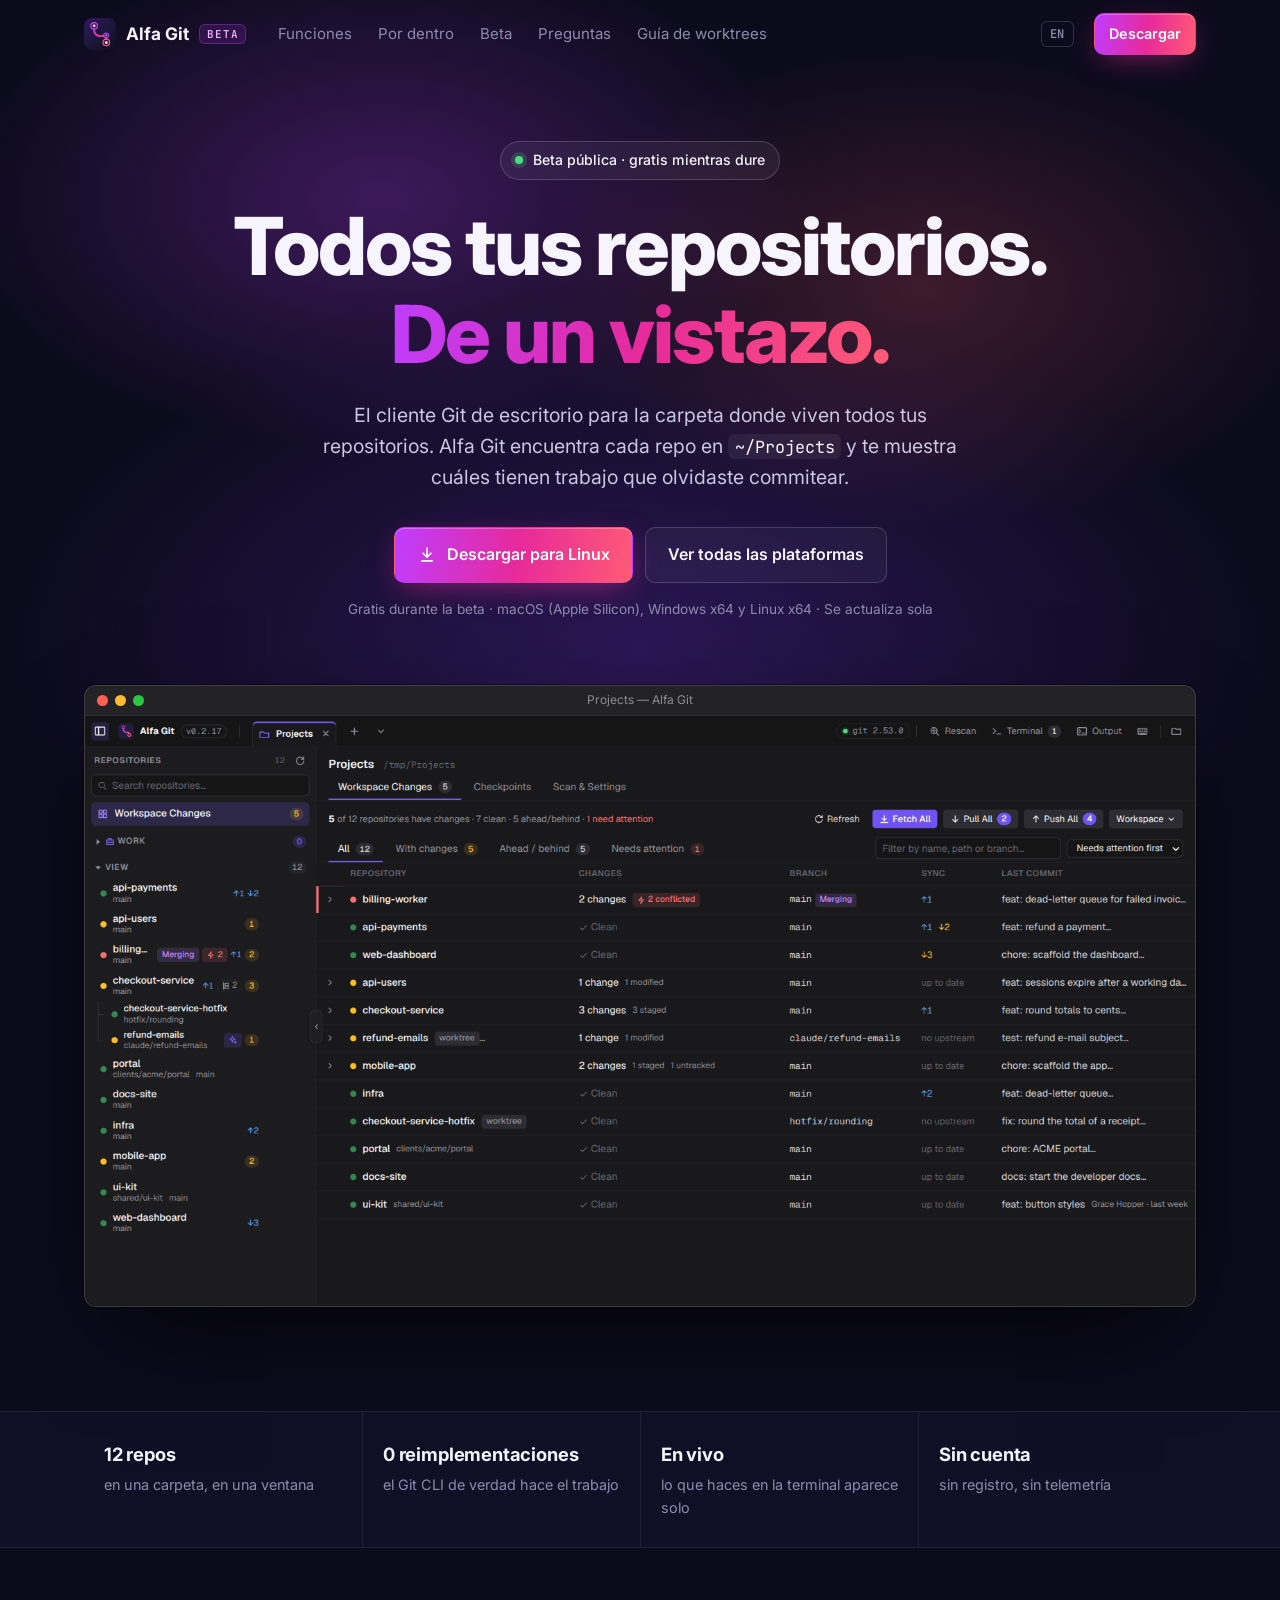
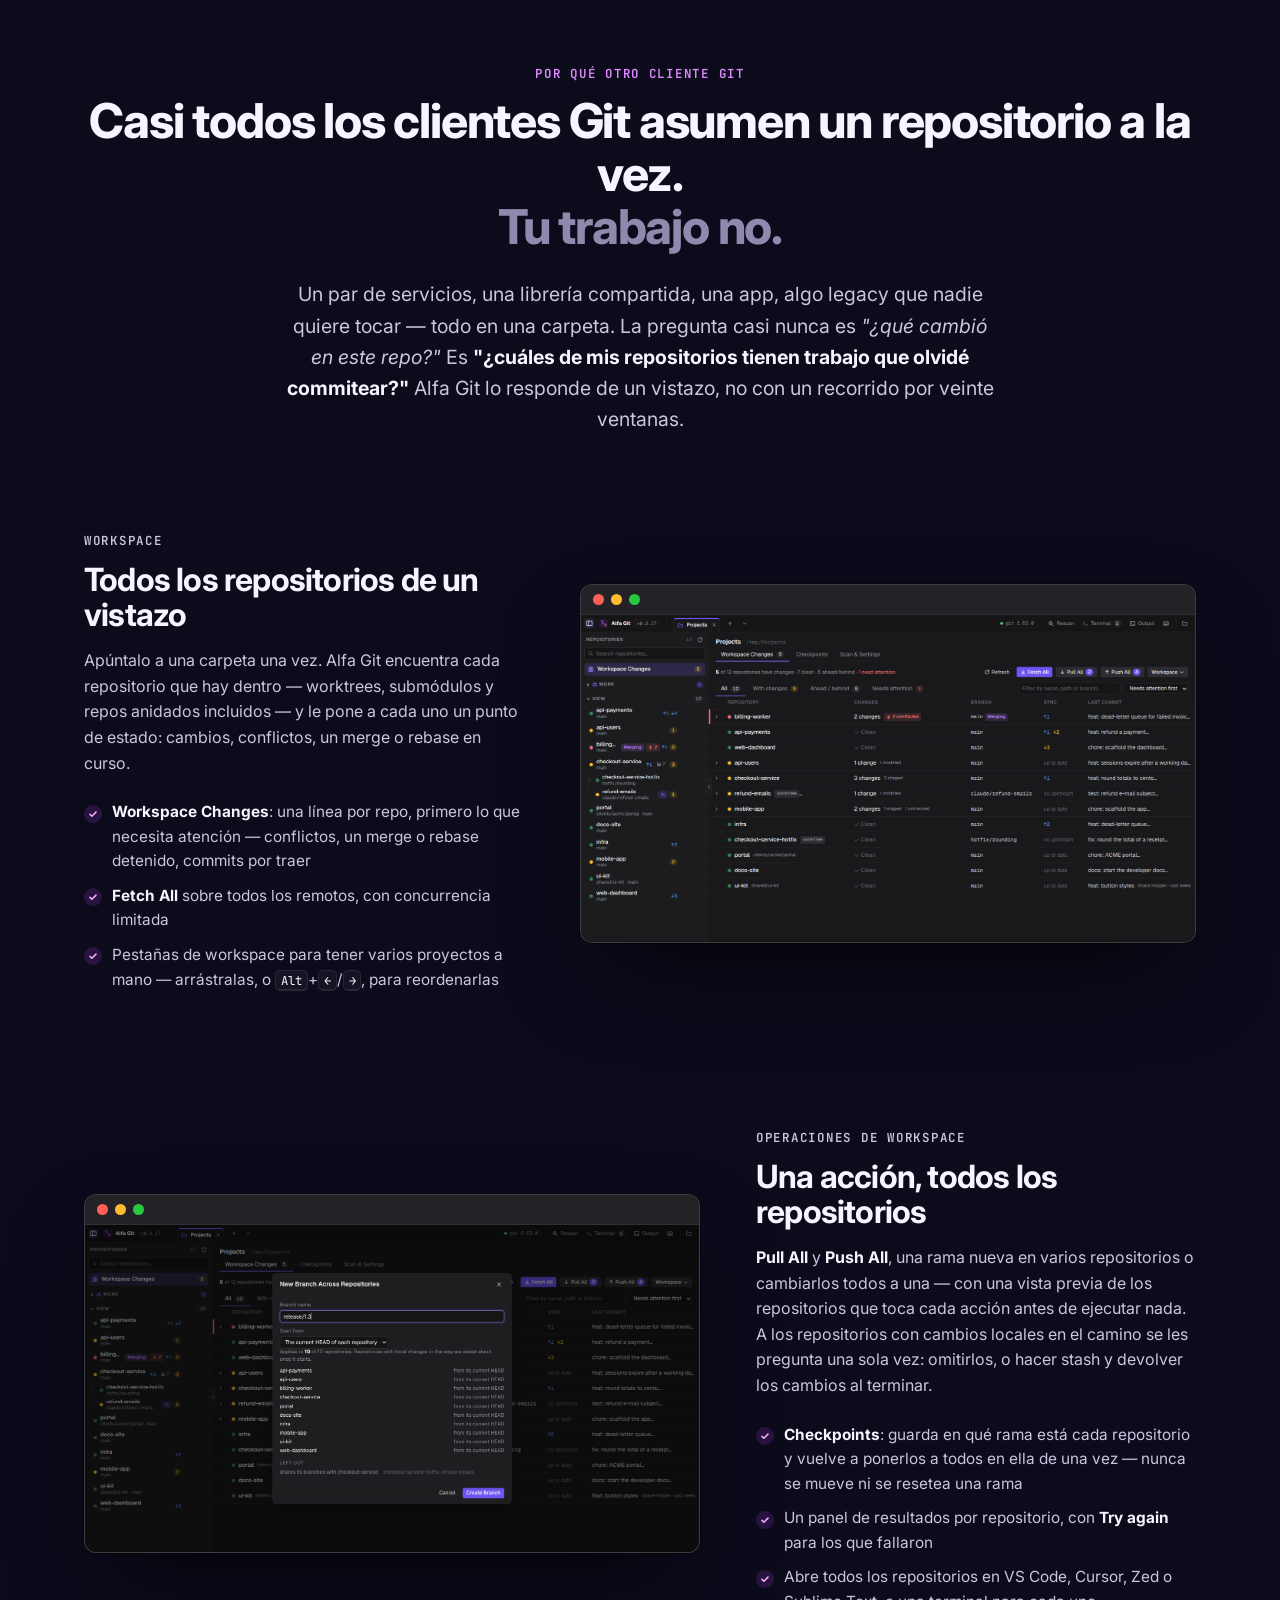
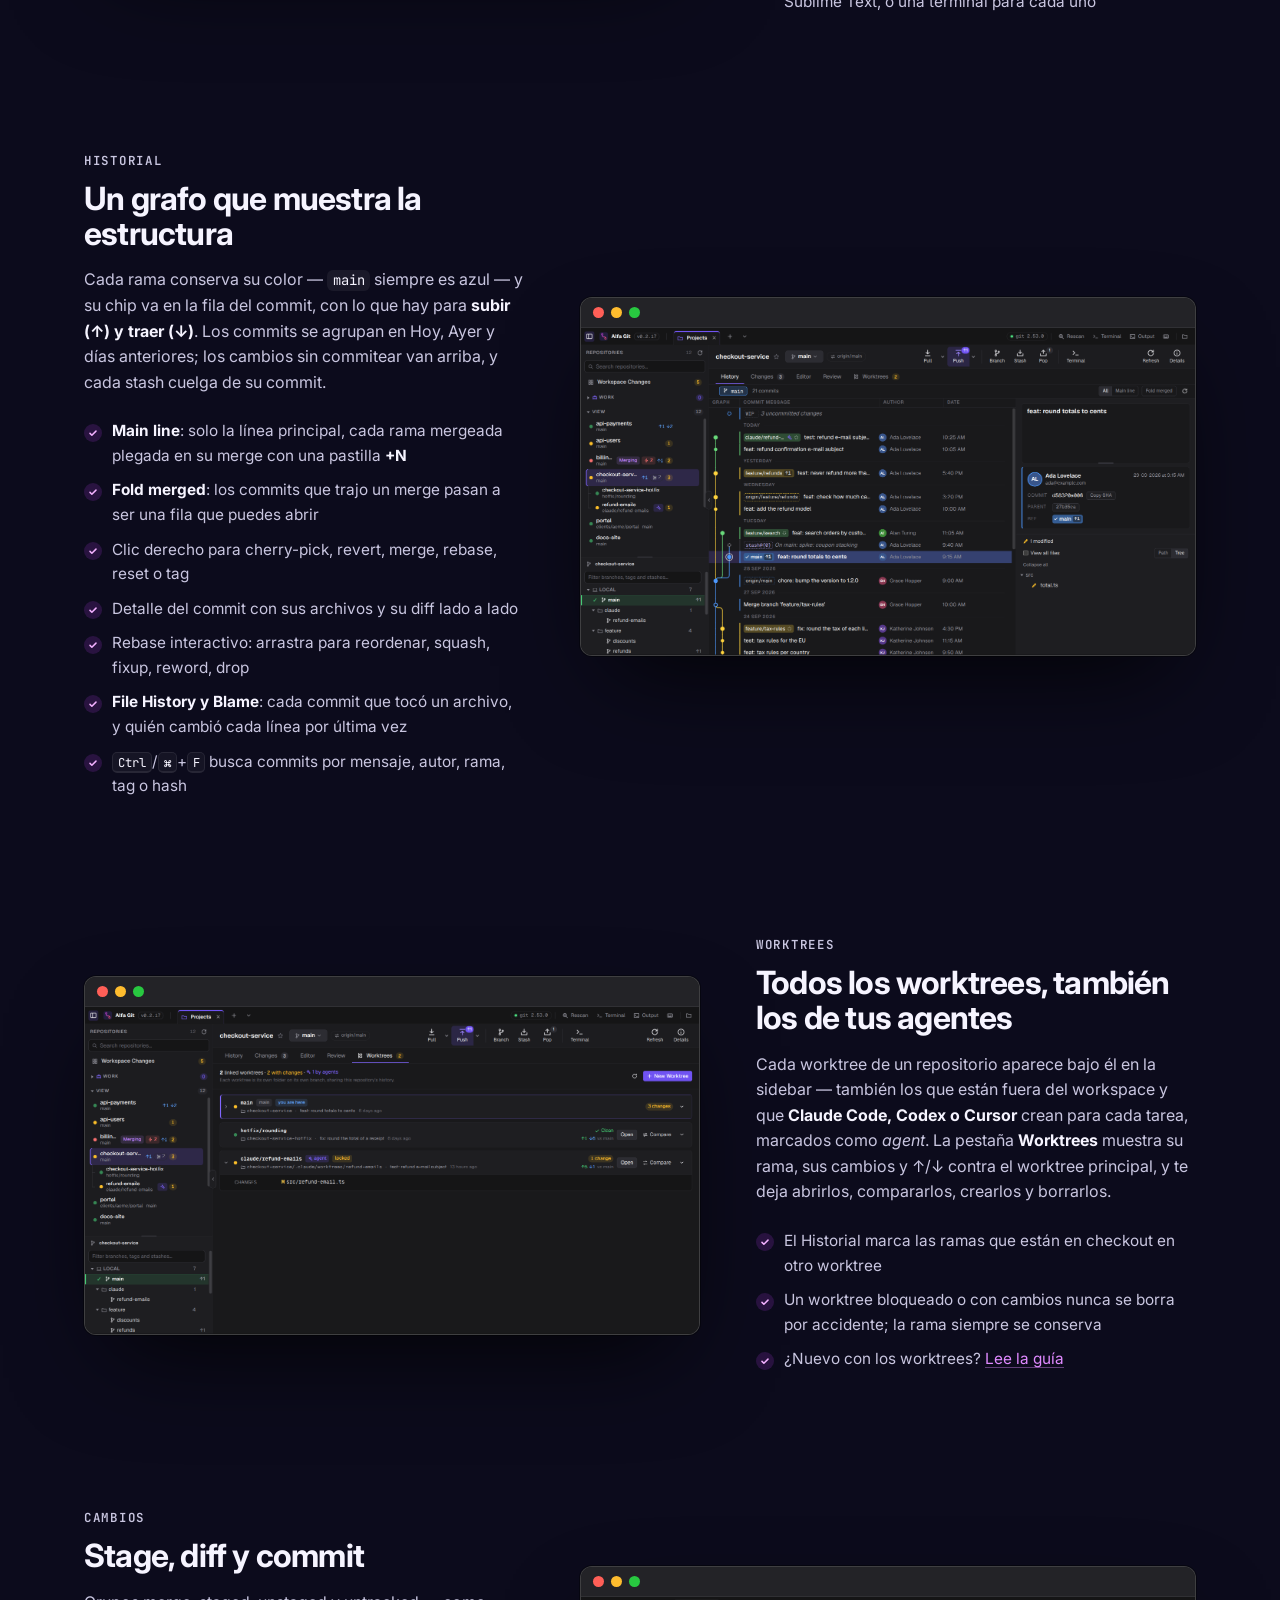
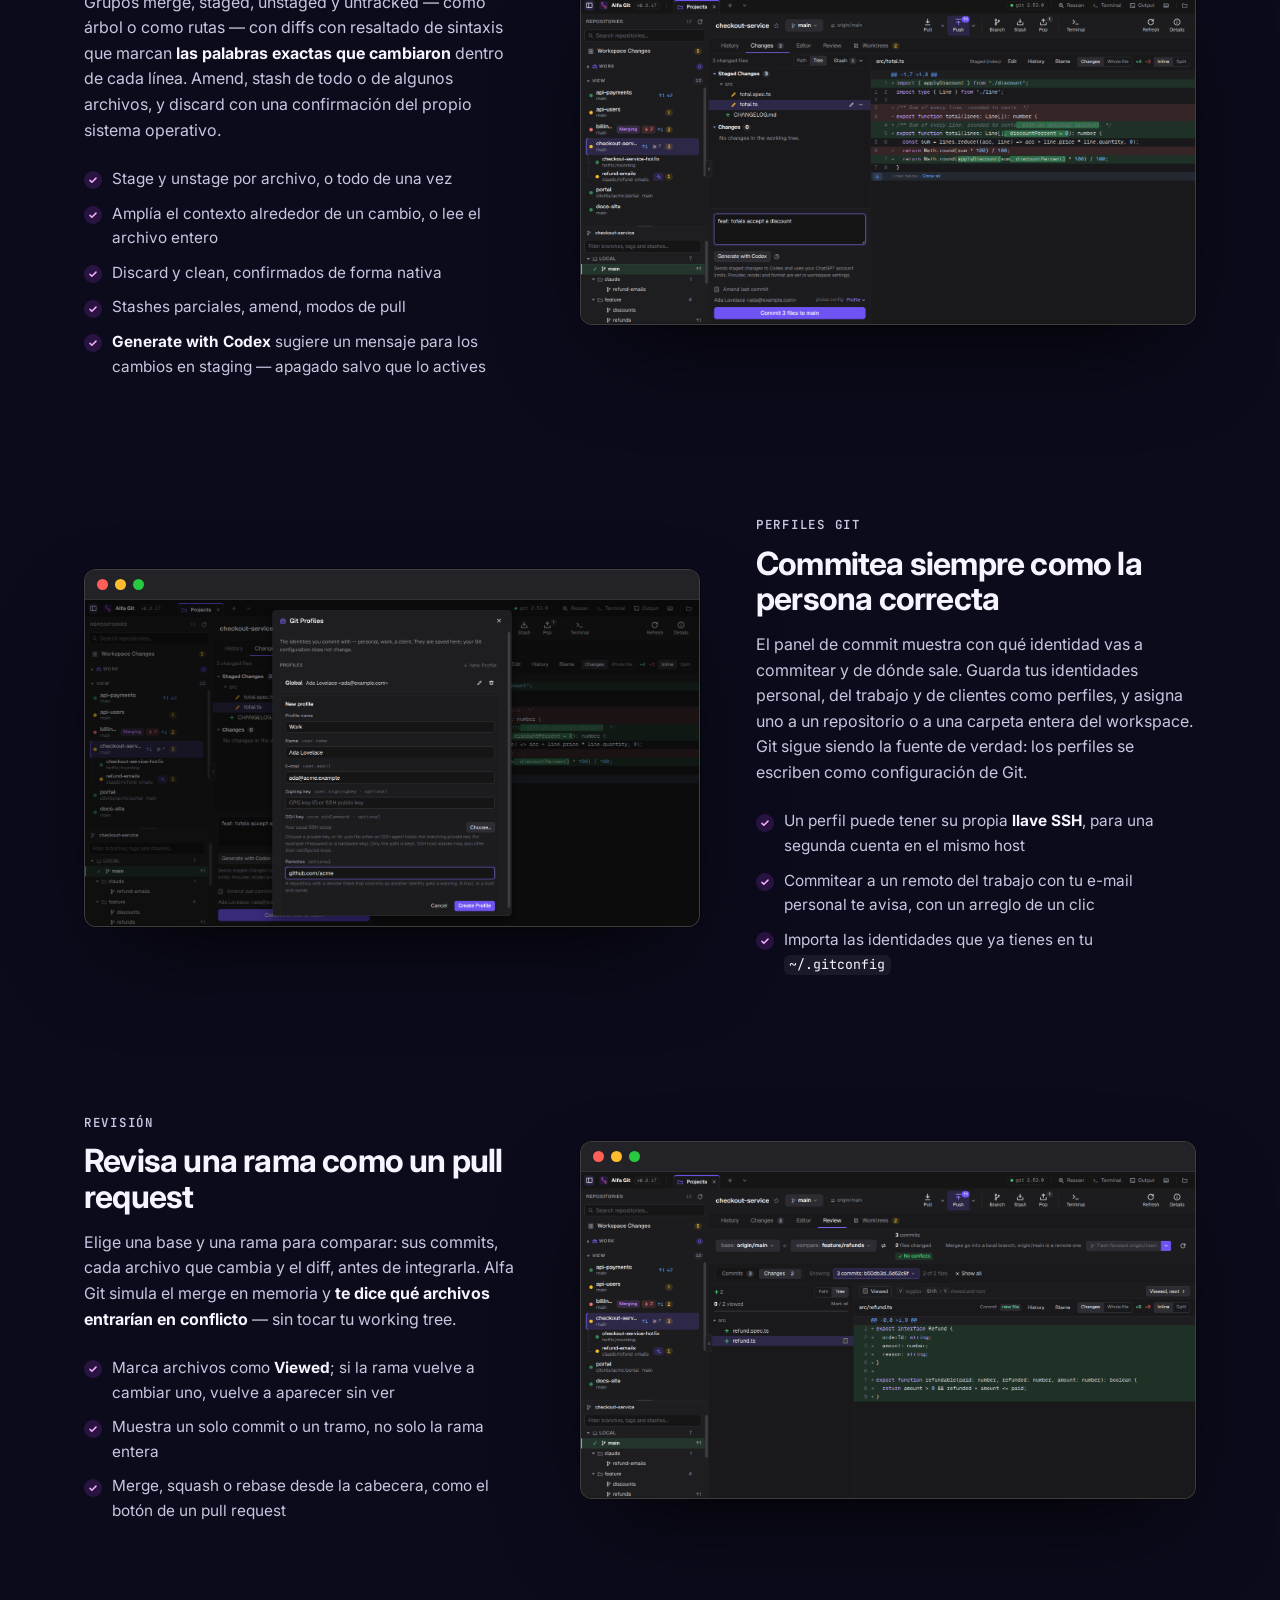
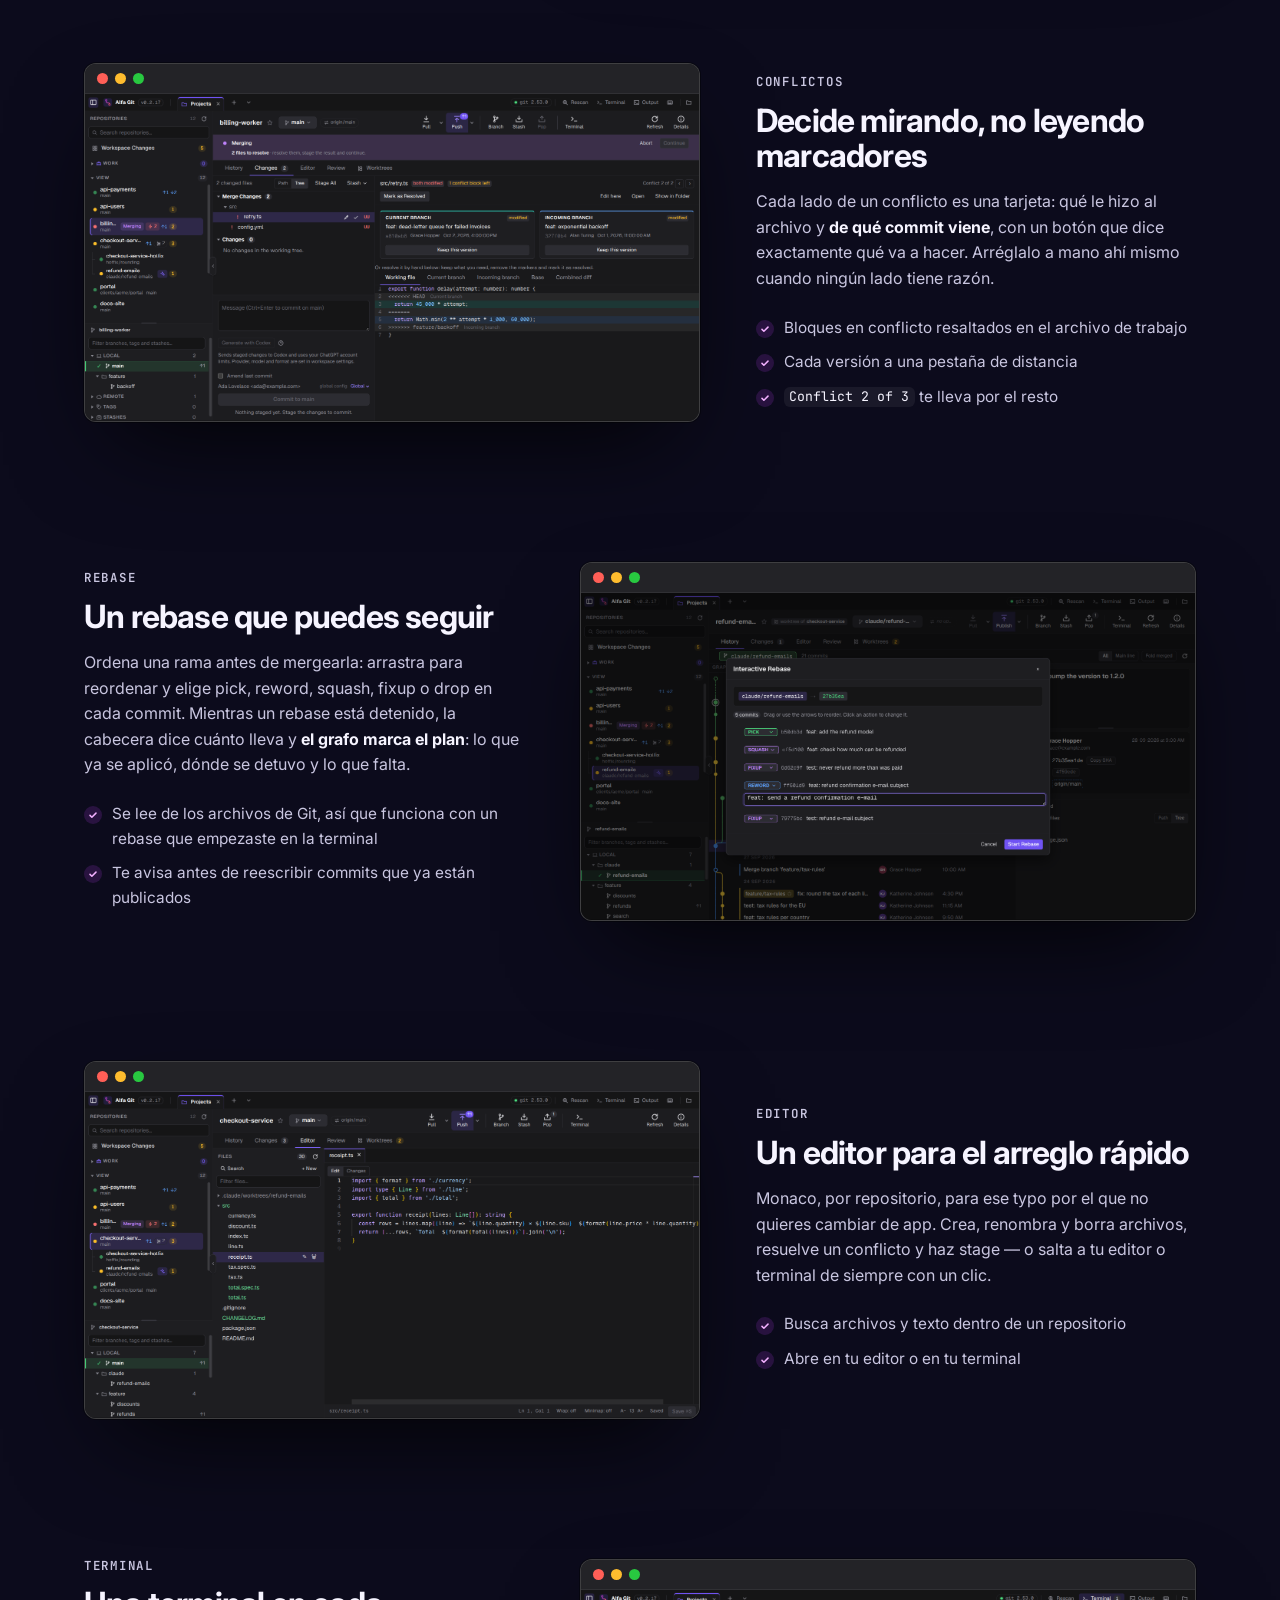
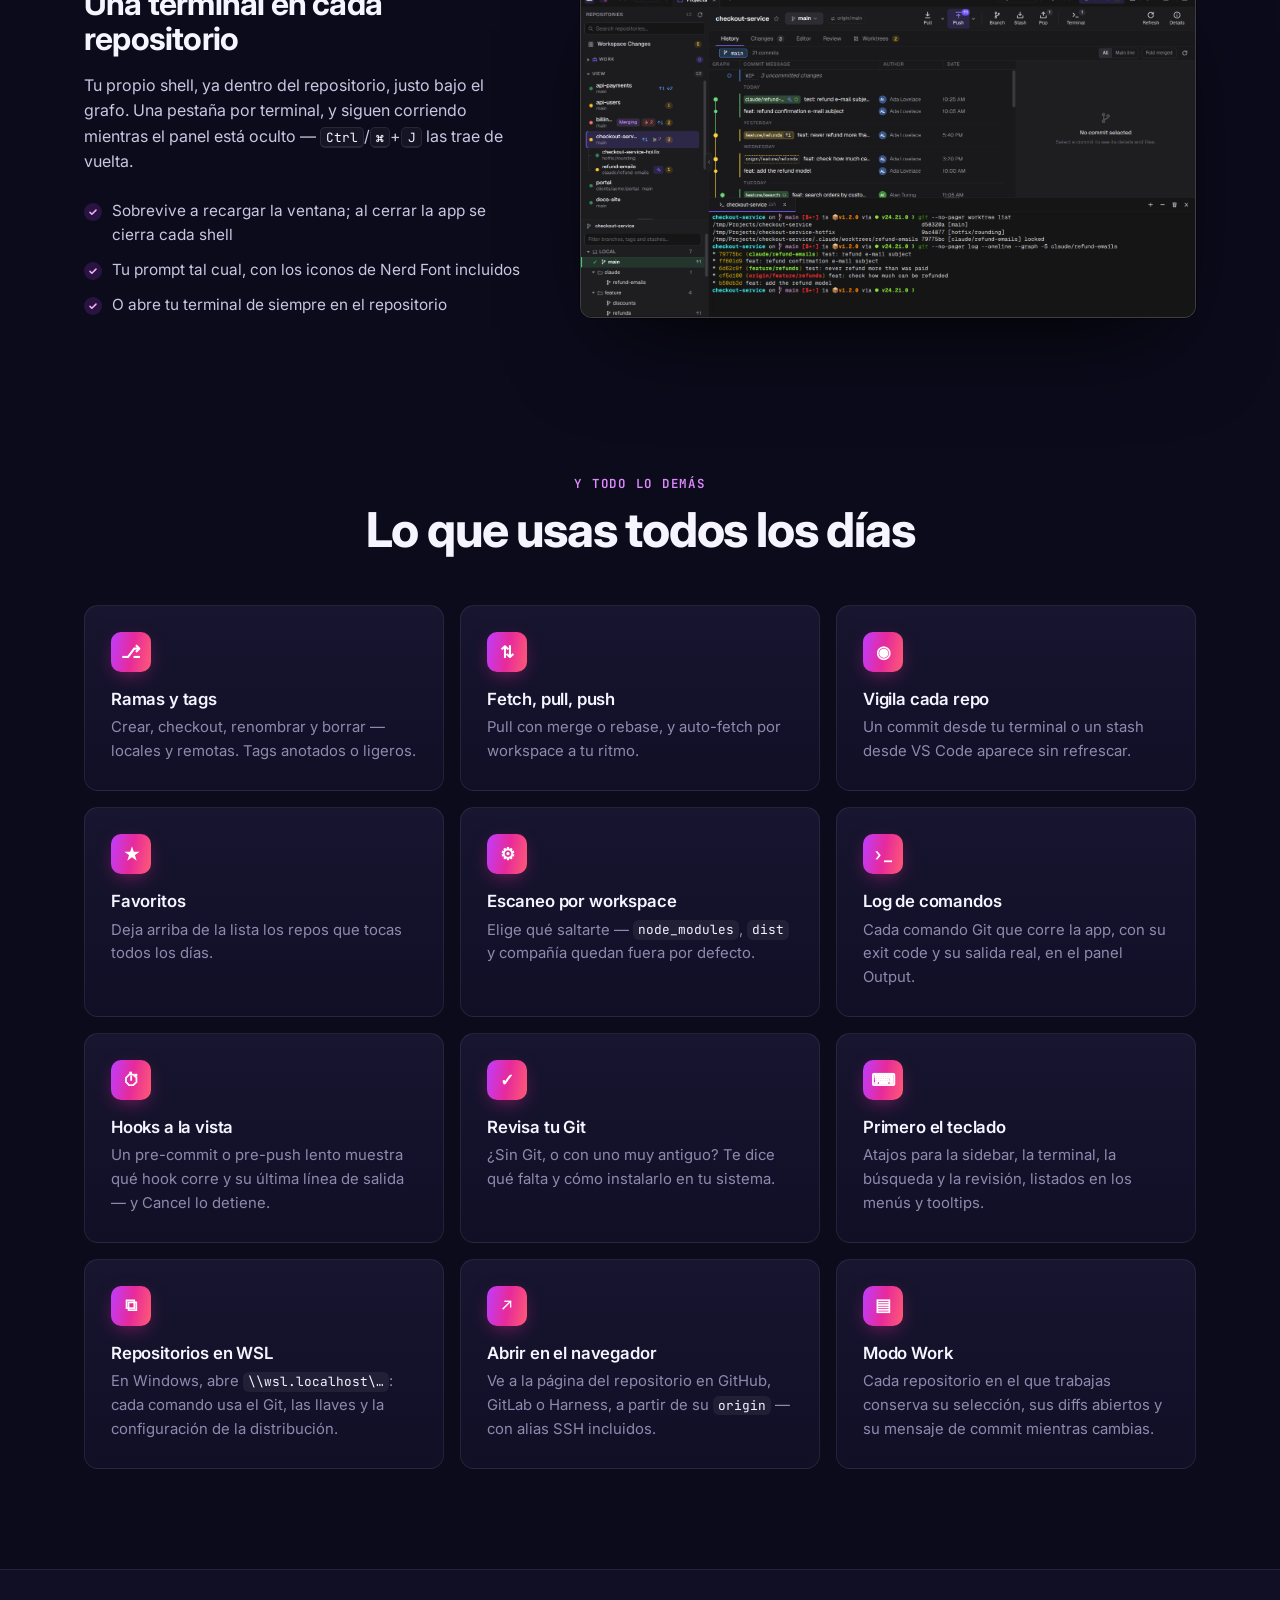
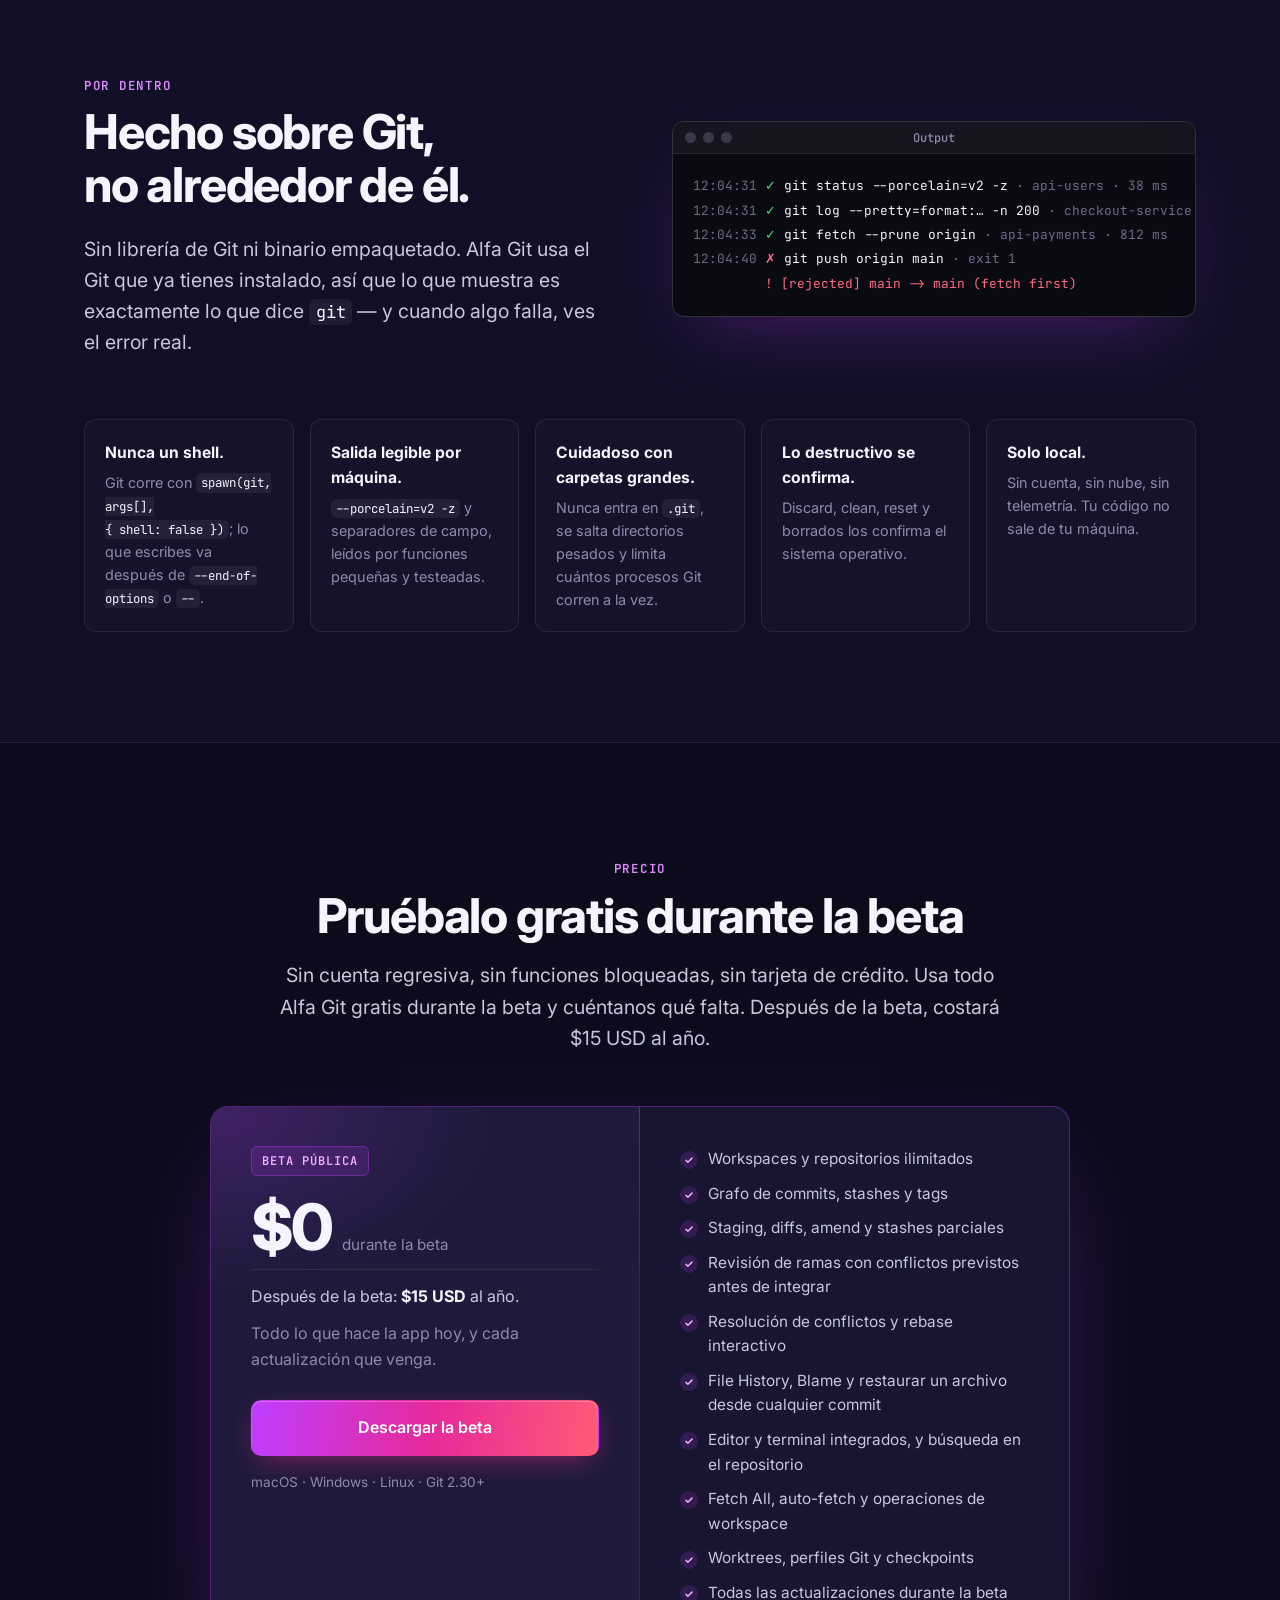
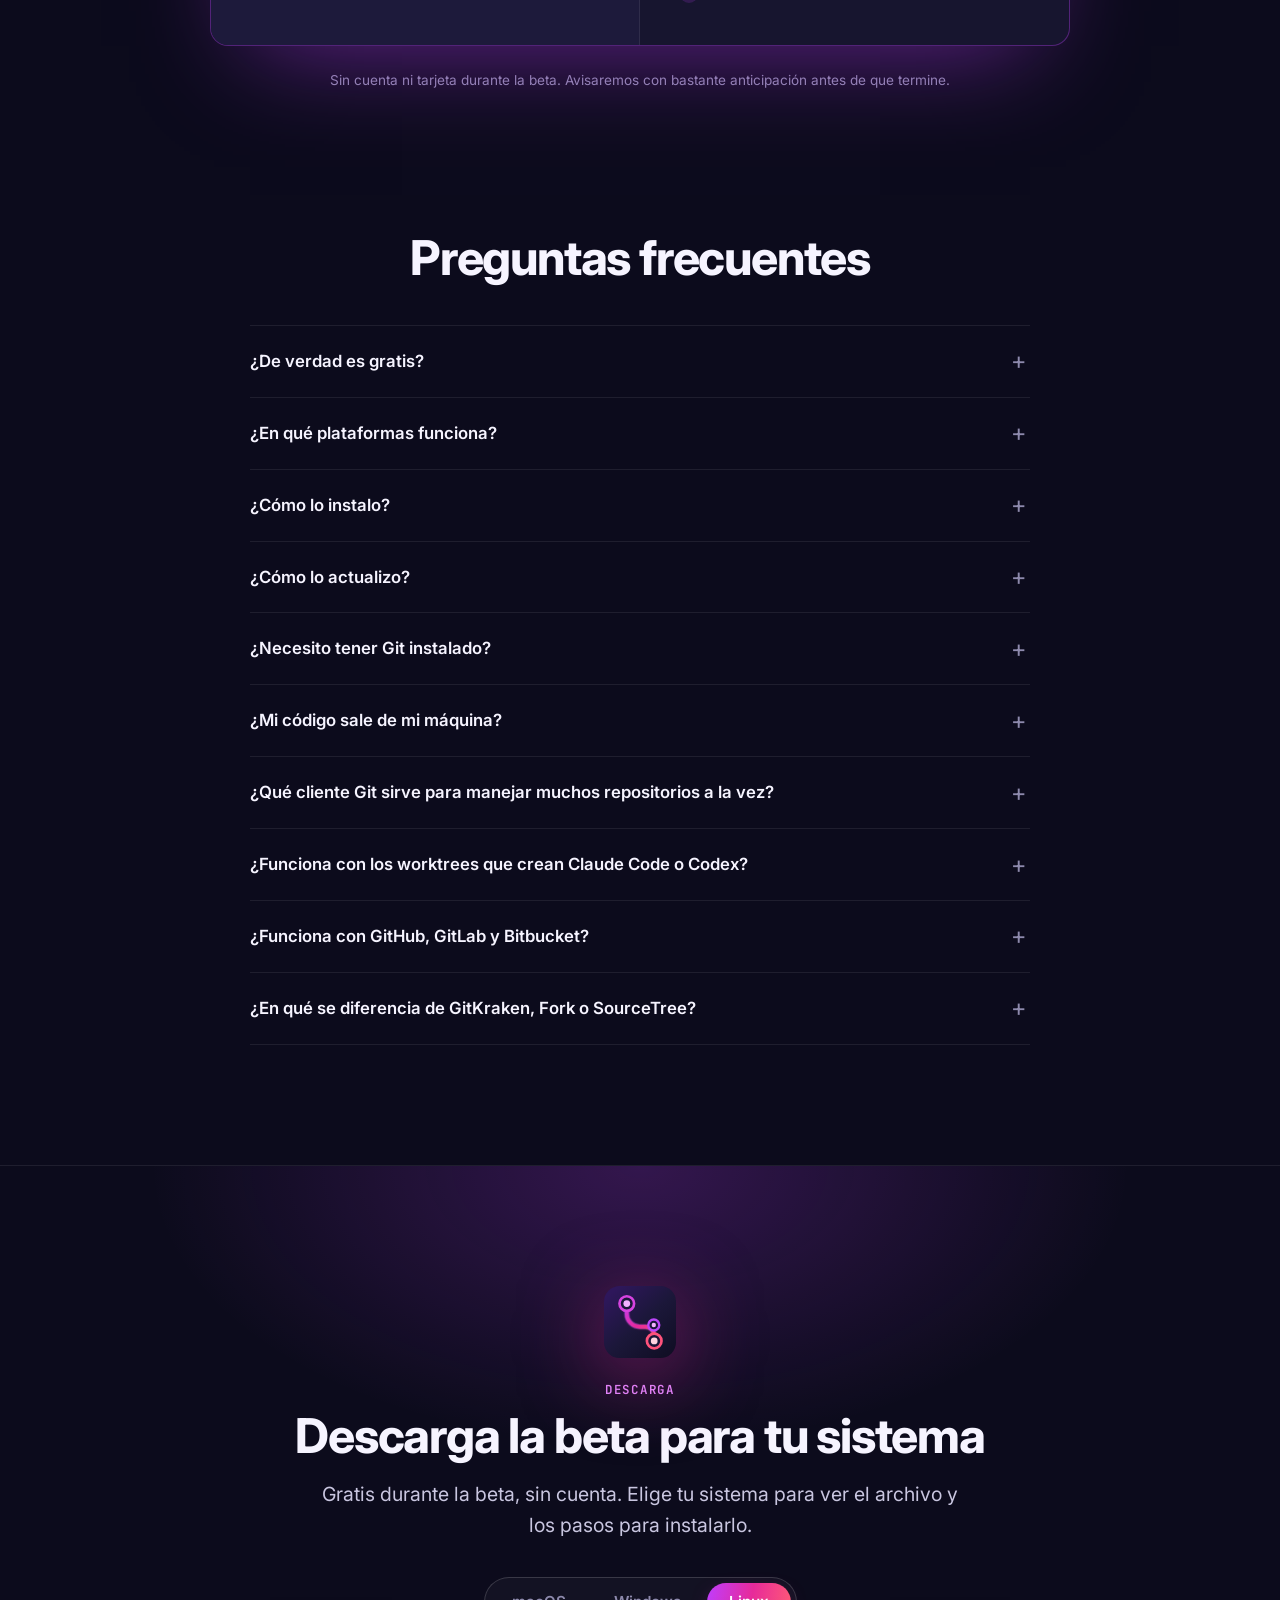
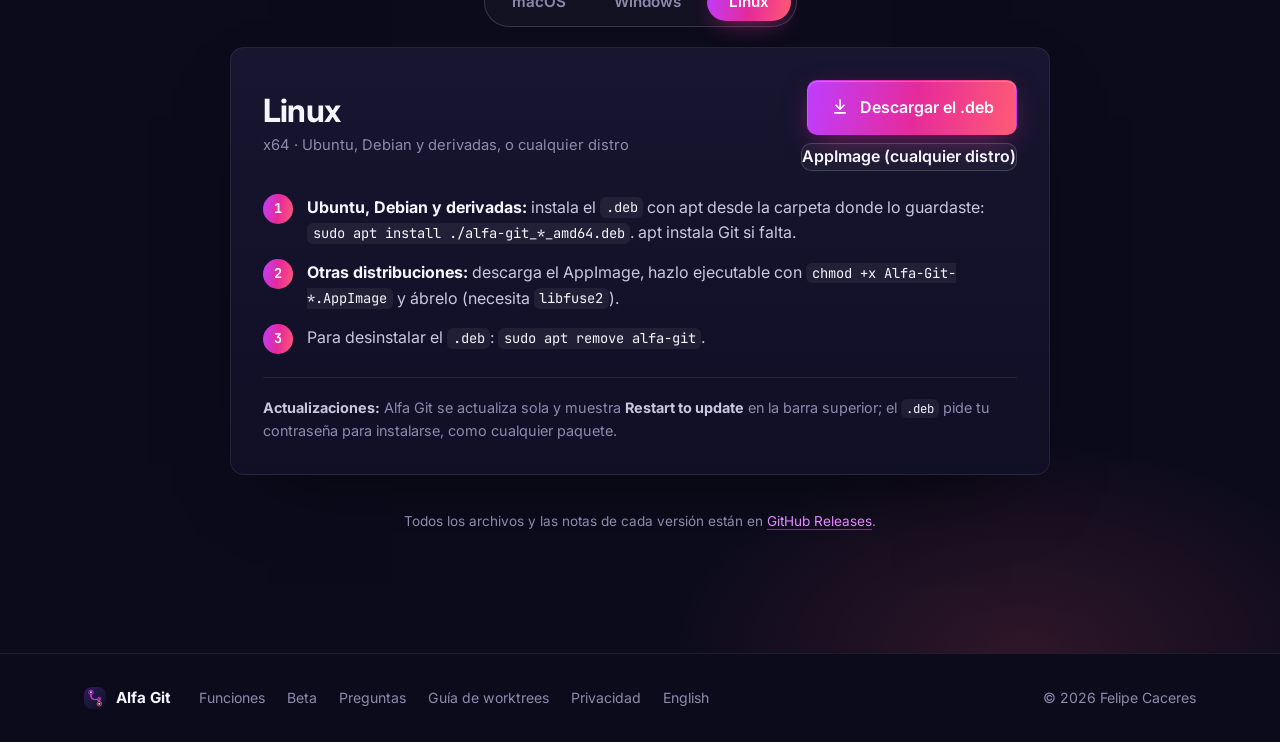
<file: es/index.html>
<!doctype html>
<html lang="es">
<head>
  <meta charset="utf-8">
  <meta name="viewport" content="width=device-width, initial-scale=1">
  <title>Alfa Git — cliente Git para muchos repositorios · macOS, Windows, Linux</title>
  <meta name="description" content="Alfa Git es un cliente Git de escritorio para la carpeta donde viven todos tus repositorios: encuentra cada repo y muestra cuáles tienen trabajo sin commitear. Grafo, revisión de ramas, conflictos, rebase. Beta gratis para macOS, Windows y Linux.">
  <meta name="robots" content="index, follow, max-image-preview:large">
  <meta name="author" content="Felipe Caceres">
  <meta name="theme-color" content="#110f26">
  <link rel="canonical" href="https://alfagit.com/es/">
  <link rel="alternate" hreflang="en" href="https://alfagit.com/">
  <link rel="alternate" hreflang="es" href="https://alfagit.com/es/">
  <link rel="alternate" hreflang="x-default" href="https://alfagit.com/">
  <link rel="alternate" type="text/plain" title="Alfa Git summary for AI assistants" href="https://alfagit.com/llms.txt">
  <meta property="og:type" content="website">
  <meta property="og:site_name" content="Alfa Git">
  <meta property="og:url" content="https://alfagit.com/es/">
  <meta property="og:title" content="Alfa Git — todos tus repositorios de un vistazo">
  <meta property="og:description" content="Un cliente Git de escritorio para la carpeta donde viven todos tus repositorios. Beta gratis para macOS, Windows y Linux.">
  <meta property="og:image" content="https://alfagit.com/assets/workspace.png">
  <meta property="og:image:width" content="1600">
  <meta property="og:image:height" content="851">
  <meta property="og:image:alt" content="Workspace de Alfa Git con el estado de cada repositorio de una carpeta de proyectos">
  <meta property="og:locale" content="es_ES">
  <meta property="og:locale:alternate" content="en_US">
  <meta name="twitter:card" content="summary_large_image">
  <meta name="twitter:title" content="Alfa Git — todos tus repositorios de un vistazo">
  <meta name="twitter:description" content="Un cliente Git de escritorio para la carpeta donde viven todos tus repositorios. Beta gratis para macOS, Windows y Linux.">
  <meta name="twitter:image" content="https://alfagit.com/assets/workspace.png">
  <script type="application/ld+json">
{
    "@context": "https://schema.org",
    "@type": "SoftwareApplication",
    "name": "Alfa Git",
    "alternateName": "AlfaGit",
    "url": "https://alfagit.com/es/",
    "description": "Alfa Git es un cliente Git de escritorio para la carpeta donde viven todos tus repositorios: encuentra cada repo y muestra cuáles tienen trabajo sin commitear. Grafo, revisión de ramas, conflictos, rebase. Beta gratis para macOS, Windows y Linux.",
    "applicationCategory": "DeveloperApplication",
    "applicationSubCategory": "Git client",
    "operatingSystem": "macOS (Apple Silicon), Windows 10, Windows 11, Linux (Ubuntu, Debian, AppImage)",
    "downloadUrl": "https://alfagit.com/es/#download",
    "image": "https://alfagit.com/assets/workspace.png",
    "screenshot": "https://alfagit.com/assets/workspace.png",
    "inLanguage": "es",
    "isAccessibleForFree": true,
    "offers": {
      "@type": "Offer",
      "price": "0",
      "priceCurrency": "USD",
      "description": "Gratis durante la beta pública; $15 USD al año después."
    },
    "author": {
      "@type": "Person",
      "name": "Felipe Caceres"
    },
    "featureList": [
      "Escanea una carpeta y lista cada repositorio Git con su propio estado",
      "Workspace Changes: qué repositorios tienen trabajo sin commitear, conflictos o commits por traer",
      "Fetch All sobre todos los repositorios",
      "Grafo de commits con ramas, tags y stashes",
      "Staging, diffs por palabra, amend y stashes parciales",
      "Revisión de ramas como un pull request, con los conflictos de merge previstos antes de mergear",
      "Resolución de conflictos y rebase interactivo",
      "File History y Blame",
      "Editor de código integrado (Monaco) y terminal integrada",
      "Worktrees por repositorio, incluidos los que crean agentes de código como Claude Code o Codex",
      "Operaciones de workspace: pull, push, crear o cambiar de rama en varios repositorios, y checkpoints",
      "Perfiles Git por repositorio o carpeta, con su propia llave SSH",
      "Mensajes de commit opcionales generados por el Codex instalado en tu computador",
      "Repositorios dentro de WSL en Windows",
      "Usa el Git CLI instalado en el sistema; sin cuenta y sin telemetría"
    ]
  }
  </script>
  <link rel="icon" type="image/svg+xml" href="../assets/icon.svg">
  <link rel="apple-touch-icon" href="../assets/icon.png">
  <link rel="preconnect" href="https://fonts.googleapis.com">
  <link rel="preconnect" href="https://fonts.gstatic.com" crossorigin>
  <link href="https://fonts.googleapis.com/css2?family=Inter:wght@400;500;600;700;800&family=JetBrains+Mono:wght@400;500&display=swap" rel="stylesheet">
  <link rel="stylesheet" href="../styles.css?v=6a251a4812">
  <script type="application/ld+json">
{
  "@context": "https://schema.org",
  "@type": "FAQPage",
  "mainEntity": [
    {
      "@type": "Question",
      "name": "¿De verdad es gratis?",
      "acceptedAnswer": {
        "@type": "Answer",
        "text": "Sí. Durante la beta todas las funciones son gratis, sin cuenta y sin tarjeta. Después de la beta, el precio será $15 USD al año, y avisaremos con bastante anticipación antes de que termine."
      }
    },
    {
      "@type": "Question",
      "name": "¿En qué plataformas funciona?",
      "acceptedAnswer": {
        "@type": "Answer",
        "text": "macOS en Apple Silicon (M1 o posterior), Windows 10 y 11 en x64, y Linux x64: un paquete .deb para Ubuntu, Debian y sus derivadas, y un AppImage que funciona en las demás distribuciones."
      }
    },
    {
      "@type": "Question",
      "name": "¿Cómo lo instalo?",
      "acceptedAnswer": {
        "@type": "Answer",
        "text": "Cada sistema tiene sus pasos en Descarga. En Windows, instálala desde la Microsoft Store: sin avisos y sin permisos de administrador. Mientras Alfa Git esté en beta la build de macOS todavía no está notarizada por Apple, así que macOS te pide confiar en la app una vez (Ajustes del Sistema › Privacidad y seguridad › Abrir igualmente)."
      }
    },
    {
      "@type": "Question",
      "name": "¿Cómo lo actualizo?",
      "acceptedAnswer": {
        "@type": "Answer",
        "text": "En Windows la actualiza la Microsoft Store. En Linux (y con el instalador .exe de Windows), Alfa Git se actualiza sola: descarga las versiones nuevas en segundo plano y muestra Restart to update en la barra superior; se instala cuando haces clic. En macOS te avisa cuando sale una versión nueva y te trae a esta página para descargarla. Si te quedas varias versiones atrás, te pide actualizar para que no te pierdas nada. También puedes buscar en el momento desde Help › Check for Updates…."
      }
    },
    {
      "@type": "Question",
      "name": "¿Necesito tener Git instalado?",
      "acceptedAnswer": {
        "@type": "Answer",
        "text": "Sí — Git 2.30 o superior. El .deb depende de él, así que apt lo instala si no lo tienes. Alfa Git usa tu propio Git, con tu configuración, credenciales y hooks, en lugar de traer uno propio. Prever conflictos en la revisión necesita Git 2.38 o superior; el resto funciona desde 2.30."
      }
    },
    {
      "@type": "Question",
      "name": "¿Mi código sale de mi máquina?",
      "acceptedAnswer": {
        "@type": "Answer",
        "text": "No, salvo que lo pidas. No hay cuenta, ni sincronización en la nube, ni telemetría. El tráfico de red es el Git que tú pides (fetch, pull y push a tus propios remotos) y la consulta de versiones nuevas en GitHub, que no envía nada sobre ti ni sobre tus repositorios. Si activas los mensajes de commit con Codex (apagados por defecto, por workspace), pulsar Generate with Codex envía los cambios en staging al Codex instalado en tu computador, que los envía a OpenAI con tu cuenta de ChatGPT."
      }
    },
    {
      "@type": "Question",
      "name": "¿Qué cliente Git sirve para manejar muchos repositorios a la vez?",
      "acceptedAnswer": {
        "@type": "Answer",
        "text": "Alfa Git está hecho justo para eso. Abre la carpeta donde viven tus repositorios (un ~/Projects con servicios, librerías y apps) y lista cada repositorio que hay dentro — worktrees, submódulos y repos anidados incluidos— con su propio estado. Workspace Changes muestra cuáles tienen trabajo sin commitear, conflictos o commits por traer, y Fetch All los actualiza todos juntos."
      }
    },
    {
      "@type": "Question",
      "name": "¿Funciona con los worktrees que crean Claude Code o Codex?",
      "acceptedAnswer": {
        "@type": "Answer",
        "text": "Sí. Los agentes de código suelen trabajar cada tarea en su propio git worktree, muchas veces fuera de tu carpeta de proyectos (.claude/worktrees/…). Alfa Git los encuentra a través del repositorio al que pertenecen, los lista bajo él en la sidebar marcados como agent y muestra sus cambios para que los revises antes de mergear. La guía de worktrees explica cómo funciona todo."
      }
    },
    {
      "@type": "Question",
      "name": "¿Funciona con GitHub, GitLab y Bitbucket?",
      "acceptedAnswer": {
        "@type": "Answer",
        "text": "Sí. Alfa Git usa el Git instalado en tu máquina, así que hace fetch, pull y push a cualquier remoto al que Git llegue —GitHub, GitLab, Bitbucket, Azure DevOps o tu propio servidor— con tus llaves SSH y tu credential helper de siempre. No hay que iniciar sesión en nada."
      }
    },
    {
      "@type": "Question",
      "name": "¿En qué se diferencia de GitKraken, Fork o SourceTree?",
      "acceptedAnswer": {
        "@type": "Answer",
        "text": "Esos son muy buenos con un repositorio a la vez. Alfa Git está pensado para una carpeta con muchos repositorios: la escanea una vez y te muestra el estado de todos juntos, y luego te da un cliente completo por repo."
      }
    }
  ]
}
  </script>
</head>
<body>
  <a class="skip" href="#main">Saltar al contenido</a>

  <header class="nav" id="top">
    <div class="container nav__inner">
      <a class="brand" href="#top" aria-label="Alfa Git, inicio">
        <img src="../assets/icon.svg" alt="" width="32" height="32">
        <span>Alfa Git</span>
        <span class="tag">Beta</span>
      </a>
      <nav class="nav__links" aria-label="Principal">
        <a href="#features">Funciones</a>
        <a href="#under-the-hood">Por dentro</a>
        <a href="#beta">Beta</a>
        <a href="#faq">Preguntas</a>
        <a href="guides/worktrees/">Guía de worktrees</a>
      </nav>
      <div class="nav__actions">
        <a class="lang" href="../" hreflang="en" lang="en" title="English">EN</a>
        <a class="btn btn--primary btn--sm" href="#download">Descargar</a>
      </div>
    </div>
  </header>

  <main id="main">
    <!-- Hero -->
    <section class="hero">
      <div class="hero__glow" aria-hidden="true"></div>
      <div class="container hero__inner">
        <a class="pill" href="#beta">
          <span class="pill__dot"></span> Beta pública · gratis mientras dure
        </a>
        <h1>Todos tus repositorios.<br><span class="grad">De un vistazo.</span></h1>
        <p class="lead">
          El cliente Git de escritorio para la carpeta donde viven todos tus repositorios.
          Alfa Git encuentra cada repo en <code>~/Projects</code> y te muestra cuáles tienen trabajo que olvidaste commitear.
        </p>
        <div class="cta">
          <a class="btn btn--primary btn--lg" href="#download">
            <svg viewBox="0 0 24 24" aria-hidden="true"><path d="M11 3h2v9.17l3.59-3.58L18 10l-6 6-6-6 1.41-1.41L11 12.17V3zM5 18h14v2H5z"/></svg>
            <span data-download-label data-label-mac="Descargar para macOS" data-label-windows="Descargar para Windows" data-label-linux="Descargar para Linux">Descargar la beta</span>
          </a>
          <a class="btn btn--ghost btn--lg" href="#download" data-os-link="all">Ver todas las plataformas</a>
        </div>
        <p class="fineprint">Gratis durante la beta · macOS (Apple Silicon), Windows x64 y Linux x64 · Se actualiza sola</p>

        <figure class="window window--hero">
          <div class="window__bar" aria-hidden="true"><i></i><i></i><i></i><span>Projects — Alfa Git</span></div>
          <img src="../assets/workspace.png" width="1600" height="851"
               alt="Alfa Git mostrando un workspace con doce repositorios, cada uno con su estado">
        </figure>
      </div>
    </section>

    <!-- Problem strip -->
    <section class="strip">
      <div class="container strip__inner">
        <div class="strip__item">
          <strong>12 repos</strong>
          <span>en una carpeta, en una ventana</span>
        </div>
        <div class="strip__item">
          <strong>0 reimplementaciones</strong>
          <span>el Git CLI de verdad hace el trabajo</span>
        </div>
        <div class="strip__item">
          <strong>En vivo</strong>
          <span>lo que haces en la terminal aparece solo</span>
        </div>
        <div class="strip__item">
          <strong>Sin cuenta</strong>
          <span>sin registro, sin telemetría</span>
        </div>
      </div>
    </section>

    <!-- Why -->
    <section class="why container">
      <p class="eyebrow">Por qué otro cliente Git</p>
      <h2>Casi todos los clientes Git asumen un repositorio a la vez.<br><span class="muted">Tu trabajo no.</span></h2>
      <p class="lead lead--narrow">
        Un par de servicios, una librería compartida, una app, algo legacy que nadie quiere tocar — todo en una carpeta.
        La pregunta casi nunca es <em>"¿qué cambió en este repo?"</em> Es
        <strong>"¿cuáles de mis repositorios tienen trabajo que olvidé commitear?"</strong>
        Alfa Git lo responde de un vistazo, no con un recorrido por veinte ventanas.
      </p>
    </section>

    <!-- Features -->
    <section id="features" class="features container">
      <article class="feature">
        <div class="feature__text">
          <p class="eyebrow">Workspace</p>
          <h3>Todos los repositorios de un vistazo</h3>
          <p>
            Apúntalo a una carpeta una vez. Alfa Git encuentra cada repositorio que hay dentro — worktrees, submódulos
            y repos anidados incluidos — y le pone a cada uno un punto de estado: cambios, conflictos, un merge o rebase en curso.
          </p>
          <ul class="checks">
            <li><strong>Workspace Changes</strong>: una línea por repo, primero lo que necesita atención — conflictos, un merge o rebase detenido, commits por traer</li>
            <li><strong>Fetch All</strong> sobre todos los remotos, con concurrencia limitada</li>
            <li>Pestañas de workspace para tener varios proyectos a mano — arrástralas, o <kbd>Alt</kbd>+<kbd>←</kbd>/<kbd>→</kbd>, para reordenarlas</li>
          </ul>
        </div>
        <figure class="window">
          <div class="window__bar" aria-hidden="true"><i></i><i></i><i></i></div>
          <img src="../assets/workspace.png" width="1600" height="851" loading="lazy"
               alt="Sidebar con todos los repositorios de un workspace y su estado">
        </figure>
      </article>


      <article class="feature feature--flip">
        <div class="feature__text">
          <p class="eyebrow">Operaciones de workspace</p>
          <h3>Una acción, todos los repositorios</h3>
          <p>
            <strong>Pull All</strong> y <strong>Push All</strong>, una rama nueva en varios repositorios o cambiarlos
            todos a una — con una vista previa de los repositorios que toca cada acción antes de ejecutar nada. A los
            repositorios con cambios locales en el camino se les pregunta una sola vez: omitirlos, o hacer stash y
            devolver los cambios al terminar.
          </p>
          <ul class="checks">
            <li><strong>Checkpoints</strong>: guarda en qué rama está cada repositorio y vuelve a ponerlos a todos en ella de una vez — nunca se mueve ni se resetea una rama</li>
            <li>Un panel de resultados por repositorio, con <strong>Try again</strong> para los que fallaron</li>
            <li>Abre todos los repositorios en VS Code, Cursor, Zed o Sublime Text, o una terminal para cada uno</li>
          </ul>
        </div>
        <figure class="window">
          <div class="window__bar" aria-hidden="true"><i></i><i></i><i></i></div>
          <img src="../assets/workspace-ops.png" width="1600" height="851" loading="lazy"
               alt="Rama nueva en varios repositorios, con la lista de repositorios a los que se aplica">
        </figure>
      </article>

      <article class="feature">
        <div class="feature__text">
          <p class="eyebrow">Historial</p>
          <h3>Un grafo que muestra la estructura</h3>
          <p>
            Cada rama conserva su color — <code>main</code> siempre es azul — y su chip va en la fila del commit, con lo
            que hay para <strong>subir (↑) y traer (↓)</strong>. Los commits se agrupan en Hoy, Ayer y días anteriores;
            los cambios sin commitear van arriba, y cada stash cuelga de su commit.
          </p>
          <ul class="checks">
            <li><strong>Main line</strong>: solo la línea principal, cada rama mergeada plegada en su merge con una pastilla <strong>+N</strong></li>
            <li><strong>Fold merged</strong>: los commits que trajo un merge pasan a ser una fila que puedes abrir</li>
            <li>Clic derecho para cherry-pick, revert, merge, rebase, reset o tag</li>
            <li>Detalle del commit con sus archivos y su diff lado a lado</li>
            <li>Rebase interactivo: arrastra para reordenar, squash, fixup, reword, drop</li>
            <li><strong>File History y Blame</strong>: cada commit que tocó un archivo, y quién cambió cada línea por última vez</li>
            <li><kbd>Ctrl</kbd>/<kbd>⌘</kbd>+<kbd>F</kbd> busca commits por mensaje, autor, rama, tag o hash</li>
          </ul>
        </div>
        <figure class="window">
          <div class="window__bar" aria-hidden="true"><i></i><i></i><i></i></div>
          <img src="../assets/history.png" width="1600" height="851" loading="lazy"
               alt="Grafo de commits con chips de rama de colores, un stash, cambios sin commitear y commits agrupados por día">
        </figure>
      </article>


      <article class="feature feature--flip">
        <div class="feature__text">
          <p class="eyebrow">Worktrees</p>
          <h3>Todos los worktrees, también los de tus agentes</h3>
          <p>
            Cada worktree de un repositorio aparece bajo él en la sidebar — también los que están fuera del workspace y
            que <strong>Claude Code, Codex o Cursor</strong> crean para cada tarea, marcados como <em>agent</em>. La
            pestaña <strong>Worktrees</strong> muestra su rama, sus cambios y ↑/↓ contra el worktree principal, y te
            deja abrirlos, compararlos, crearlos y borrarlos.
          </p>
          <ul class="checks">
            <li>El Historial marca las ramas que están en checkout en otro worktree</li>
            <li>Un worktree bloqueado o con cambios nunca se borra por accidente; la rama siempre se conserva</li>
            <li>¿Nuevo con los worktrees? <a class="link" href="guides/worktrees/">Lee la guía</a></li>
          </ul>
        </div>
        <figure class="window">
          <div class="window__bar" aria-hidden="true"><i></i><i></i><i></i></div>
          <img src="../assets/worktrees.png" width="1600" height="851" loading="lazy"
               alt="Pestaña Worktrees con un worktree de hotfix y un worktree bloqueado creado por un agente de código">
        </figure>
      </article>

      <article class="feature">
        <div class="feature__text">
          <p class="eyebrow">Cambios</p>
          <h3>Stage, diff y commit</h3>
          <p>
            Grupos merge, staged, unstaged y untracked — como árbol o como rutas — con diffs con resaltado de sintaxis
            que marcan <strong>las palabras exactas que cambiaron</strong> dentro de cada línea. Amend, stash de todo o de
            algunos archivos, y discard con una confirmación del propio sistema operativo.
          </p>
          <ul class="checks">
            <li>Stage y unstage por archivo, o todo de una vez</li>
            <li>Amplía el contexto alrededor de un cambio, o lee el archivo entero</li>
            <li>Discard y clean, confirmados de forma nativa</li>
            <li>Stashes parciales, amend, modos de pull</li>
            <li><strong>Generate with Codex</strong> sugiere un mensaje para los cambios en staging — apagado salvo que lo actives</li>
          </ul>
        </div>
        <figure class="window">
          <div class="window__bar" aria-hidden="true"><i></i><i></i><i></i></div>
          <img src="../assets/changes.png" width="1600" height="851" loading="lazy"
               alt="Cambios en staging con un diff por palabras, el mensaje del commit y con quién commiteas">
        </figure>
      </article>


      <article class="feature feature--flip">
        <div class="feature__text">
          <p class="eyebrow">Perfiles Git</p>
          <h3>Commitea siempre como la persona correcta</h3>
          <p>
            El panel de commit muestra con qué identidad vas a commitear y de dónde sale. Guarda tus identidades
            personal, del trabajo y de clientes como perfiles, y asigna uno a un repositorio o a una carpeta entera del
            workspace. Git sigue siendo la fuente de verdad: los perfiles se escriben como configuración de Git.
          </p>
          <ul class="checks">
            <li>Un perfil puede tener su propia <strong>llave SSH</strong>, para una segunda cuenta en el mismo host</li>
            <li>Commitear a un remoto del trabajo con tu e-mail personal te avisa, con un arreglo de un clic</li>
            <li>Importa las identidades que ya tienes en tu <code>~/.gitconfig</code></li>
          </ul>
        </div>
        <figure class="window">
          <div class="window__bar" aria-hidden="true"><i></i><i></i><i></i></div>
          <img src="../assets/profiles.png" width="1600" height="851" loading="lazy"
               alt="Diálogo Git Profiles creando un perfil de trabajo con su e-mail y sus remotos">
        </figure>
      </article>

      <article class="feature">
        <div class="feature__text">
          <p class="eyebrow">Revisión</p>
          <h3>Revisa una rama como un pull request</h3>
          <p>
            Elige una base y una rama para comparar: sus commits, cada archivo que cambia y el diff, antes de integrarla.
            Alfa Git simula el merge en memoria y <strong>te dice qué archivos entrarían en conflicto</strong> — sin tocar
            tu working tree.
          </p>
          <ul class="checks">
            <li>Marca archivos como <strong>Viewed</strong>; si la rama vuelve a cambiar uno, vuelve a aparecer sin ver</li>
            <li>Muestra un solo commit o un tramo, no solo la rama entera</li>
            <li>Merge, squash o rebase desde la cabecera, como el botón de un pull request</li>
          </ul>
        </div>
        <figure class="window">
          <div class="window__bar" aria-hidden="true"><i></i><i></i><i></i></div>
          <img src="../assets/review.png" width="1600" height="851" loading="lazy"
               alt="Revisión de feature/refunds contra origin/main: sus commits, archivos cambiados y diff">
        </figure>
      </article>

      <article class="feature feature--flip">
        <div class="feature__text">
          <p class="eyebrow">Conflictos</p>
          <h3>Decide mirando, no leyendo marcadores</h3>
          <p>
            Cada lado de un conflicto es una tarjeta: qué le hizo al archivo y <strong>de qué commit viene</strong>,
            con un botón que dice exactamente qué va a hacer. Arréglalo a mano ahí mismo cuando ningún lado tiene razón.
          </p>
          <ul class="checks">
            <li>Bloques en conflicto resaltados en el archivo de trabajo</li>
            <li>Cada versión a una pestaña de distancia</li>
            <li><code>Conflict 2 of 3</code> te lleva por el resto</li>
          </ul>
        </div>
        <figure class="window">
          <div class="window__bar" aria-hidden="true"><i></i><i></i><i></i></div>
          <img src="../assets/conflict.png" width="1600" height="851" loading="lazy"
               alt="Un conflicto mostrado como una tarjeta por cada lado">
        </figure>
      </article>

      <article class="feature">
        <div class="feature__text">
          <p class="eyebrow">Rebase</p>
          <h3>Un rebase que puedes seguir</h3>
          <p>
            Ordena una rama antes de mergearla: arrastra para reordenar y elige pick, reword, squash, fixup o drop en
            cada commit. Mientras un rebase está detenido, la cabecera dice cuánto lleva y <strong>el grafo marca el
            plan</strong>: lo que ya se aplicó, dónde se detuvo y lo que falta.
          </p>
          <ul class="checks">
            <li>Se lee de los archivos de Git, así que funciona con un rebase que empezaste en la terminal</li>
            <li>Te avisa antes de reescribir commits que ya están publicados</li>
          </ul>
        </div>
        <figure class="window">
          <div class="window__bar" aria-hidden="true"><i></i><i></i><i></i></div>
          <img src="../assets/rebase.png" width="1600" height="851" loading="lazy"
               alt="Rebase interactivo de la rama de un agente con squash, fixup y reword">
        </figure>
      </article>

      <article class="feature feature--flip">
        <div class="feature__text">
          <p class="eyebrow">Editor</p>
          <h3>Un editor para el arreglo rápido</h3>
          <p>
            Monaco, por repositorio, para ese typo por el que no quieres cambiar de app. Crea, renombra y borra archivos,
            resuelve un conflicto y haz stage — o salta a tu editor o terminal de siempre con un clic.
          </p>
          <ul class="checks">
            <li>Busca archivos y texto dentro de un repositorio</li>
            <li>Abre en tu editor o en tu terminal</li>
          </ul>
        </div>
        <figure class="window">
          <div class="window__bar" aria-hidden="true"><i></i><i></i><i></i></div>
          <img src="../assets/editor.png" width="1600" height="851" loading="lazy"
               alt="El editor integrado con un archivo abierto">
        </figure>
      </article>

      <article class="feature">
        <div class="feature__text">
          <p class="eyebrow">Terminal</p>
          <h3>Una terminal en cada repositorio</h3>
          <p>
            Tu propio shell, ya dentro del repositorio, justo bajo el grafo. Una pestaña por terminal, y siguen
            corriendo mientras el panel está oculto — <kbd>Ctrl</kbd>/<kbd>⌘</kbd>+<kbd>J</kbd> las trae de vuelta.
          </p>
          <ul class="checks">
            <li>Sobrevive a recargar la ventana; al cerrar la app se cierra cada shell</li>
            <li>Tu prompt tal cual, con los iconos de Nerd Font incluidos</li>
            <li>O abre tu terminal de siempre en el repositorio</li>
          </ul>
        </div>
        <figure class="window">
          <div class="window__bar" aria-hidden="true"><i></i><i></i><i></i></div>
          <img src="../assets/terminal.png" width="1600" height="851" loading="lazy"
               alt="La terminal integrada bajo el grafo de commits, listando los worktrees del repositorio">
        </figure>
      </article>
    </section>

    <!-- Everything else -->
    <section class="grid-section container">
      <p class="eyebrow center">Y todo lo demás</p>
      <h2 class="center">Lo que usas todos los días</h2>
      <div class="grid">
        <div class="card">
          <span class="card__icon" aria-hidden="true">⎇</span>
          <h4>Ramas y tags</h4>
          <p>Crear, checkout, renombrar y borrar — locales y remotas. Tags anotados o ligeros.</p>
        </div>
        <div class="card">
          <span class="card__icon" aria-hidden="true">⇅</span>
          <h4>Fetch, pull, push</h4>
          <p>Pull con merge o rebase, y auto-fetch por workspace a tu ritmo.</p>
        </div>
        <div class="card">
          <span class="card__icon" aria-hidden="true">◉</span>
          <h4>Vigila cada repo</h4>
          <p>Un commit desde tu terminal o un stash desde VS Code aparece sin refrescar.</p>
        </div>
        <div class="card">
          <span class="card__icon" aria-hidden="true">★</span>
          <h4>Favoritos</h4>
          <p>Deja arriba de la lista los repos que tocas todos los días.</p>
        </div>
        <div class="card">
          <span class="card__icon" aria-hidden="true">⚙</span>
          <h4>Escaneo por workspace</h4>
          <p>Elige qué saltarte — <code>node_modules</code>, <code>dist</code> y compañía quedan fuera por defecto.</p>
        </div>
        <div class="card">
          <span class="card__icon" aria-hidden="true">›_</span>
          <h4>Log de comandos</h4>
          <p>Cada comando Git que corre la app, con su exit code y su salida real, en el panel Output.</p>
        </div>
        <div class="card">
          <span class="card__icon" aria-hidden="true">⏱</span>
          <h4>Hooks a la vista</h4>
          <p>Un pre-commit o pre-push lento muestra qué hook corre y su última línea de salida — y Cancel lo detiene.</p>
        </div>
        <div class="card">
          <span class="card__icon" aria-hidden="true">✓</span>
          <h4>Revisa tu Git</h4>
          <p>¿Sin Git, o con uno muy antiguo? Te dice qué falta y cómo instalarlo en tu sistema.</p>
        </div>
        <div class="card">
          <span class="card__icon" aria-hidden="true">⌨</span>
          <h4>Primero el teclado</h4>
          <p>Atajos para la sidebar, la terminal, la búsqueda y la revisión, listados en los menús y tooltips.</p>
        </div>
        <div class="card">
          <span class="card__icon" aria-hidden="true">⧉</span>
          <h4>Repositorios en WSL</h4>
          <p>En Windows, abre <code>\\wsl.localhost\…</code>: cada comando usa el Git, las llaves y la configuración de la distribución.</p>
        </div>
        <div class="card">
          <span class="card__icon" aria-hidden="true">↗</span>
          <h4>Abrir en el navegador</h4>
          <p>Ve a la página del repositorio en GitHub, GitLab o Harness, a partir de su <code>origin</code> — con alias SSH incluidos.</p>
        </div>
        <div class="card">
          <span class="card__icon" aria-hidden="true">▤</span>
          <h4>Modo Work</h4>
          <p>Cada repositorio en el que trabajas conserva su selección, sus diffs abiertos y su mensaje de commit mientras cambias.</p>
        </div>
      </div>
    </section>

    <!-- Under the hood -->
    <section id="under-the-hood" class="hood">
      <div class="container hood__inner">
        <div>
          <p class="eyebrow">Por dentro</p>
          <h2>Hecho sobre Git,<br>no alrededor de él.</h2>
          <p class="lead">
            Sin librería de Git ni binario empaquetado. Alfa Git usa el Git que ya tienes instalado, así que lo que
            muestra es exactamente lo que dice <code>git</code> — y cuando algo falla, ves el error real.
          </p>
        </div>
        <div class="terminal" role="img" aria-label="Ejemplo del panel Output con los comandos Git que corrió la app">
          <div class="terminal__bar"><i></i><i></i><i></i><span>Output</span></div>
          <pre><span class="t-dim">12:04:31</span> <span class="t-ok">✓</span> git status --porcelain=v2 -z <span class="t-dim">· api-users · 38 ms</span>
<span class="t-dim">12:04:31</span> <span class="t-ok">✓</span> git log --pretty=format:… -n 200 <span class="t-dim">· checkout-service · 51 ms</span>
<span class="t-dim">12:04:33</span> <span class="t-ok">✓</span> git fetch --prune origin <span class="t-dim">· api-payments · 812 ms</span>
<span class="t-dim">12:04:40</span> <span class="t-err">✗</span> git push origin main <span class="t-dim">· exit 1</span>
         <span class="t-err">! [rejected] main -&gt; main (fetch first)</span></pre>
        </div>
        <ul class="hood__list">
          <li><strong>Nunca un shell.</strong> Git corre con <code>spawn(git, args[], {&nbsp;shell:&nbsp;false&nbsp;})</code>; lo que escribes va después de <code>--end-of-options</code> o <code>--</code>.</li>
          <li><strong>Salida legible por máquina.</strong> <code>--porcelain=v2 -z</code> y separadores de campo, leídos por funciones pequeñas y testeadas.</li>
          <li><strong>Cuidadoso con carpetas grandes.</strong> Nunca entra en <code>.git</code>, se salta directorios pesados y limita cuántos procesos Git corren a la vez.</li>
          <li><strong>Lo destructivo se confirma.</strong> Discard, clean, reset y borrados los confirma el sistema operativo.</li>
          <li><strong>Solo local.</strong> Sin cuenta, sin nube, sin telemetría. Tu código no sale de tu máquina.</li>
        </ul>
      </div>
    </section>

    <!-- Beta / pricing -->
    <section id="beta" class="beta container">
      <p class="eyebrow center">Precio</p>
      <h2 class="center">Pruébalo gratis durante la beta</h2>
      <p class="lead center lead--narrow">
        Sin cuenta regresiva, sin funciones bloqueadas, sin tarjeta de crédito. Usa todo Alfa Git gratis durante la beta
        y cuéntanos qué falta. Después de la beta, costará $15 USD al año.
      </p>

      <div class="plan">
        <div class="plan__head">
          <span class="tag tag--lg">Beta pública</span>
          <div class="plan__price"><span>$0</span><small>durante la beta</small></div>
          <p class="plan__after">Después de la beta: <strong>$15 USD</strong> al año.</p>
          <p>Todo lo que hace la app hoy, y cada actualización que venga.</p>
          <a class="btn btn--primary btn--lg btn--block" href="#download">Descargar la beta</a>
          <p class="fineprint">macOS · Windows · Linux · Git 2.30+</p>
        </div>
        <ul class="checks plan__list">
          <li>Workspaces y repositorios ilimitados</li>
          <li>Grafo de commits, stashes y tags</li>
          <li>Staging, diffs, amend y stashes parciales</li>
          <li>Revisión de ramas con conflictos previstos antes de integrar</li>
          <li>Resolución de conflictos y rebase interactivo</li>
          <li>File History, Blame y restaurar un archivo desde cualquier commit</li>
          <li>Editor y terminal integrados, y búsqueda en el repositorio</li>
          <li>Fetch All, auto-fetch y operaciones de workspace</li>
          <li>Worktrees, perfiles Git y checkpoints</li>
          <li>Todas las actualizaciones durante la beta</li>
        </ul>
      </div>
      <p class="fineprint center">Sin cuenta ni tarjeta durante la beta. Avisaremos con bastante anticipación antes de que termine.</p>
    </section>

    <!-- FAQ -->
    <section id="faq" class="faq container">
      <h2 class="center">Preguntas frecuentes</h2>
      <div class="faq__list">
        <details>
          <summary>¿De verdad es gratis?</summary>
          <p>Sí. Durante la beta todas las funciones son gratis, sin cuenta y sin tarjeta. Después de la beta, el
            precio será $15 USD al año, y avisaremos con bastante anticipación antes de que termine.</p>
        </details>
        <details>
          <summary>¿En qué plataformas funciona?</summary>
          <p>macOS en Apple Silicon (M1 o posterior), Windows 10 y 11 en x64, y Linux x64: un paquete <code>.deb</code>
            para Ubuntu, Debian y sus derivadas, y un AppImage que funciona en las demás distribuciones.</p>
        </details>
        <details>
          <summary>¿Cómo lo instalo?</summary>
          <p>Cada sistema tiene sus pasos en <a class="link" href="#download">Descarga</a>. En Windows, instálala
            desde la <a class="link" href="https://apps.microsoft.com/detail/9NN2J6NK5R95">Microsoft Store</a>: sin
            avisos y sin permisos de administrador. Mientras Alfa Git esté en beta la build de macOS todavía no está
            notarizada por Apple, así que macOS te pide confiar en la app una vez (Ajustes del Sistema › Privacidad y
            seguridad › <strong>Abrir igualmente</strong>).</p>
        </details>
        <details>
          <summary>¿Cómo lo actualizo?</summary>
          <p>En Windows la actualiza la Microsoft Store. En Linux (y con el instalador <code>.exe</code> de Windows),
            Alfa Git se actualiza sola: descarga las versiones nuevas en segundo plano y muestra
            <strong>Restart to update</strong> en la barra superior; se instala cuando haces clic. En macOS te avisa
            cuando sale una versión nueva y te trae a esta página para descargarla. Si te quedas varias versiones
            atrás, te pide actualizar para que no te pierdas nada. También puedes buscar en el momento desde
            <strong>Help › Check for Updates…</strong>.</p>
        </details>
        <details>
          <summary>¿Necesito tener Git instalado?</summary>
          <p>Sí — Git 2.30 o superior. El <code>.deb</code> depende de él, así que apt lo instala si no lo tienes.
            Alfa Git usa tu propio Git, con tu configuración, credenciales y hooks, en lugar de traer uno propio. Prever
            conflictos en la revisión necesita Git 2.38 o superior; el resto funciona desde 2.30.</p>
        </details>
        <details>
          <summary>¿Mi código sale de mi máquina?</summary>
          <p>No, salvo que lo pidas. No hay cuenta, ni sincronización en la nube, ni telemetría. El tráfico de red es
            el Git que tú pides (fetch, pull y push a tus propios remotos) y la consulta de versiones nuevas en GitHub,
            que no envía nada sobre ti ni sobre tus repositorios. Si activas los <strong>mensajes de commit con
            Codex</strong> (apagados por defecto, por workspace), pulsar <strong>Generate with Codex</strong> envía los
            cambios en staging al Codex instalado en tu computador, que los envía a OpenAI con tu cuenta de ChatGPT.</p>
        </details>
        <details>
          <summary>¿Qué cliente Git sirve para manejar muchos repositorios a la vez?</summary>
          <p>Alfa Git está hecho justo para eso. Abre la carpeta donde viven tus repositorios (un
            <code>~/Projects</code> con servicios, librerías y apps) y lista cada repositorio que hay dentro —
            worktrees, submódulos y repos anidados incluidos— con su propio estado. <strong>Workspace Changes</strong>
            muestra cuáles tienen trabajo sin commitear, conflictos o commits por traer, y <strong>Fetch All</strong>
            los actualiza todos juntos.</p>
        </details>
        <details>
          <summary>¿Funciona con los worktrees que crean Claude Code o Codex?</summary>
          <p>Sí. Los agentes de código suelen trabajar cada tarea en su propio <code>git worktree</code>, muchas veces
            fuera de tu carpeta de proyectos (<code>.claude/worktrees/…</code>). Alfa Git los encuentra a través del
            repositorio al que pertenecen, los lista bajo él en la sidebar marcados como <em>agent</em> y muestra sus
            cambios para que los revises antes de mergear. La <a class="link" href="guides/worktrees/">guía de
            worktrees</a> explica cómo funciona todo.</p>
        </details>
        <details>
          <summary>¿Funciona con GitHub, GitLab y Bitbucket?</summary>
          <p>Sí. Alfa Git usa el Git instalado en tu máquina, así que hace fetch, pull y push a cualquier remoto al
            que Git llegue —GitHub, GitLab, Bitbucket, Azure DevOps o tu propio servidor— con tus llaves SSH y tu
            credential helper de siempre. No hay que iniciar sesión en nada.</p>
        </details>
        <details>
          <summary>¿En qué se diferencia de GitKraken, Fork o SourceTree?</summary>
          <p>Esos son muy buenos con un repositorio a la vez. Alfa Git está pensado para una carpeta con muchos
            repositorios: la escanea una vez y te muestra el estado de todos juntos, y luego te da un cliente completo por repo.</p>
        </details>
      </div>
    </section>

    <!-- Download: one tab per system, with its file and install steps -->
    <section id="download" class="download">
      <div class="container download__inner">
        <img class="download__icon" src="../assets/icon.svg" alt="" width="72" height="72">
        <p class="eyebrow center">Descarga</p>
        <h2 class="center">Descarga la beta para tu sistema</h2>
        <p class="lead center">Gratis durante la beta, sin cuenta. Elige tu sistema para ver el archivo y los pasos para instalarlo.</p>

        <div class="os-tabs" role="tablist" aria-label="Sistema operativo" hidden>
          <button type="button" class="os-tab" role="tab" id="tab-mac" aria-controls="panel-mac" data-os="mac">macOS</button>
          <button type="button" class="os-tab" role="tab" id="tab-windows" aria-controls="panel-windows" data-os="windows">Windows</button>
          <button type="button" class="os-tab" role="tab" id="tab-linux" aria-controls="panel-linux" data-os="linux">Linux</button>
        </div>

        <div class="os-panel" id="panel-mac" role="tabpanel" aria-labelledby="tab-mac" data-os="mac" tabindex="0">
          <div class="os-panel__head">
            <div>
              <h3>macOS</h3>
              <p class="os-panel__meta">Apple Silicon (M1 o posterior)</p>
            </div>
            <div class="os-panel__actions">
              <a class="btn btn--primary btn--lg" data-link="dmg" href="https://github.com/while1is1/alfagit-releases/releases/latest"><svg viewBox="0 0 24 24" aria-hidden="true"><path d="M11 3h2v9.17l3.59-3.58L18 10l-6 6-6-6 1.41-1.41L11 12.17V3zM5 18h14v2H5z"/></svg>Descargar para macOS</a>
              <span class="os-panel__file">.dmg · Apple Silicon</span>
            </div>
          </div>
          <div class="notice" role="note">
            <span class="tag">Beta</span>
            <p><strong>Esto es una beta, no una versión de producción.</strong> Alfa Git está en beta pública y todavía no está notarizada por Apple, así que la primera vez que la abras macOS dirá que no puede verificar la app. Le indicas a macOS que confías en ella una vez y desde ahí se abre como cualquier otra.</p>
          </div>
          <ol class="steps">
            <li><strong>Abre el <code>.dmg</code></strong> y arrastra <strong>Alfa Git</strong> a <strong>Aplicaciones</strong>.</li>
            <li><strong>Abre Alfa Git desde Aplicaciones.</strong> La primera vez macOS la bloquea: cierra el aviso con <strong>OK</strong> (no “Trasladar a la papelera”).</li>
            <li><strong>Confía en ella:</strong> abre <strong>Ajustes del Sistema › Privacidad y seguridad</strong>, baja hasta <em>Seguridad</em> y haz clic en <strong>Abrir igualmente</strong> junto a “Se ha bloqueado Alfa Git”. Confirma con tu contraseña o Touch ID.</li>
            <li><strong>Ábrela otra vez</strong> y haz clic en <strong>Abrir</strong>. Listo: macOS recuerda tu elección.</li>
          </ol>
          <details class="os-panel__alt">
            <summary>¿macOS dice que la app “está dañada”, o prefieres la terminal?</summary>
            <p>Es el mismo aviso de la beta con otras palabras. Quita la marca de cuarentena que macOS pone a las descargas y vuelve a abrirla:</p>
            <pre><code>xattr -dr com.apple.quarantine "/Applications/Alfa Git.app"</code></pre>
          </details>
          <p class="os-panel__note"><strong>Actualizaciones:</strong> Alfa Git revisa si hay versiones nuevas y muestra <strong>vX.Y.Z available</strong> en la barra superior; te trae de vuelta aquí para descargarla. Reemplaza la app en Aplicaciones y confía en ella una vez más (solo mientras estemos en beta). Necesita Git 2.30+: <code>xcode-select --install</code> lo instala.</p>
        </div>

        <div class="os-panel" id="panel-windows" role="tabpanel" aria-labelledby="tab-windows" data-os="windows" tabindex="0">
          <div class="os-panel__head">
            <div>
              <h3>Windows</h3>
              <p class="os-panel__meta">Windows 10 y 11 · x64</p>
            </div>
            <div class="os-panel__actions">
              <a class="btn btn--primary btn--lg" href="https://apps.microsoft.com/detail/9NN2J6NK5R95"><svg viewBox="0 0 24 24" aria-hidden="true"><path d="M7 7V6a5 5 0 0 1 10 0v1h3a1 1 0 0 1 1 1v12a2 2 0 0 1-2 2H5a2 2 0 0 1-2-2V8a1 1 0 0 1 1-1h3zm2 0h6V6a3 3 0 0 0-6 0v1z"/></svg>Obtener en Microsoft Store</a>
              <span class="os-panel__file">Microsoft Store · x64</span>
            </div>
          </div>
          <div class="notice" role="note">
            <span class="tag">Beta</span>
            <p><strong>Esto es una beta, no una versión de producción.</strong> En Windows, Alfa Git se instala desde la Microsoft Store: firmada por Microsoft, sin aviso de SmartScreen, y la Store la mantiene al día.</p>
          </div>
          <ol class="steps">
            <li><strong>Haz clic en Obtener en Microsoft Store.</strong> Se abre la app de la Store en la página de Alfa Git (o la página web, si no tienes la app de la Store).</li>
            <li><strong>Haz clic en Obtener</strong> (o <strong>Instalar</strong>). No necesitas cuenta ni permisos de administrador.</li>
            <li><strong>Abre Alfa Git</strong> desde la Store o el menú Inicio.</li>
          </ol>
          <p class="os-panel__note"><strong>¿Ya la instalaste con el <code>.exe</code>?</strong> Desinstala esa copia primero desde <strong>Configuración › Aplicaciones</strong>, para no quedar con dos. Tus workspaces y tu configuración se mantienen.</p>
          <details class="os-panel__alt">
            <summary>¿No puedes usar la Microsoft Store? Descarga el instalador <code>.exe</code></summary>
            <p>La misma app como instalador clásico, solo para tu usuario. Todavía no tiene firma de código, así que Windows SmartScreen puede detenerlo la primera vez: haz clic en <strong>Más información</strong> y luego en <strong>Ejecutar de todas formas</strong>. Si tienes <strong>Control inteligente de aplicaciones</strong> activado (Windows 11), Windows lo bloquea sin opción de ejecutarlo: usa la Microsoft Store. Se actualiza sola y muestra <strong>Restart to update</strong> en la barra superior.</p>
            <p><a class="btn btn--ghost" data-link="exe" href="https://github.com/while1is1/alfagit-releases/releases/latest"><svg viewBox="0 0 24 24" aria-hidden="true"><path d="M11 3h2v9.17l3.59-3.58L18 10l-6 6-6-6 1.41-1.41L11 12.17V3zM5 18h14v2H5z"/></svg>Descargar el instalador .exe</a></p>
          </details>
          <p class="os-panel__note"><strong>Actualizaciones:</strong> la Microsoft Store actualiza Alfa Git sola, como cualquier otra app de la Store. Necesita <a class="link" href="https://git-scm.com/downloads/win">Git for Windows</a> 2.30+.</p>
        </div>

        <div class="os-panel" id="panel-linux" role="tabpanel" aria-labelledby="tab-linux" data-os="linux" tabindex="0">
          <div class="os-panel__head">
            <div>
              <h3>Linux</h3>
              <p class="os-panel__meta">x64 · Ubuntu, Debian y derivadas, o cualquier distro</p>
            </div>
            <div class="os-panel__actions">
              <a class="btn btn--primary btn--lg" data-link="deb" href="https://github.com/while1is1/alfagit-releases/releases/latest"><svg viewBox="0 0 24 24" aria-hidden="true"><path d="M11 3h2v9.17l3.59-3.58L18 10l-6 6-6-6 1.41-1.41L11 12.17V3zM5 18h14v2H5z"/></svg>Descargar el .deb</a>
              <a class="btn btn--ghost" data-link="appimage" href="https://github.com/while1is1/alfagit-releases/releases/latest">AppImage (cualquier distro)</a>
            </div>
          </div>
          <ol class="steps">
            <li><strong>Ubuntu, Debian y derivadas:</strong> instala el <code>.deb</code> con apt desde la carpeta donde lo guardaste: <code>sudo apt install ./alfa-git_*_amd64.deb</code>. apt instala Git si falta.</li>
            <li><strong>Otras distribuciones:</strong> descarga el AppImage, hazlo ejecutable con <code>chmod +x Alfa-Git-*.AppImage</code> y ábrelo (necesita <code>libfuse2</code>).</li>
            <li>Para desinstalar el <code>.deb</code>: <code>sudo apt remove alfa-git</code>.</li>
          </ol>
          <p class="os-panel__note"><strong>Actualizaciones:</strong> Alfa Git se actualiza sola y muestra <strong>Restart to update</strong> en la barra superior; el <code>.deb</code> pide tu contraseña para instalarse, como cualquier paquete.</p>
        </div>

        <p class="fineprint center">Todos los archivos y las notas de cada versión están en <a class="link" href="https://github.com/while1is1/alfagit-releases/releases/latest">GitHub Releases</a>.</p>
      </div>
    </section>
  </main>

  <footer class="footer">
    <div class="container footer__inner">
      <a class="brand brand--sm" href="#top">
        <img src="../assets/icon.svg" alt="" width="22" height="22">
        <span>Alfa Git</span>
      </a>
      <nav aria-label="Pie de página">
        <a href="#features">Funciones</a>
        <a href="#beta">Beta</a>
        <a href="#faq">Preguntas</a>
        <a href="guides/worktrees/">Guía de worktrees</a>
        <a href="privacy/">Privacidad</a>
        <a href="../" hreflang="en" lang="en">English</a>
      </nav>
      <p>© <span id="year">2026</span> Felipe Caceres</p>
    </div>
  </footer>

  <script src="../site.js?v=e6be330235"></script>
</body>
</html>
</file>
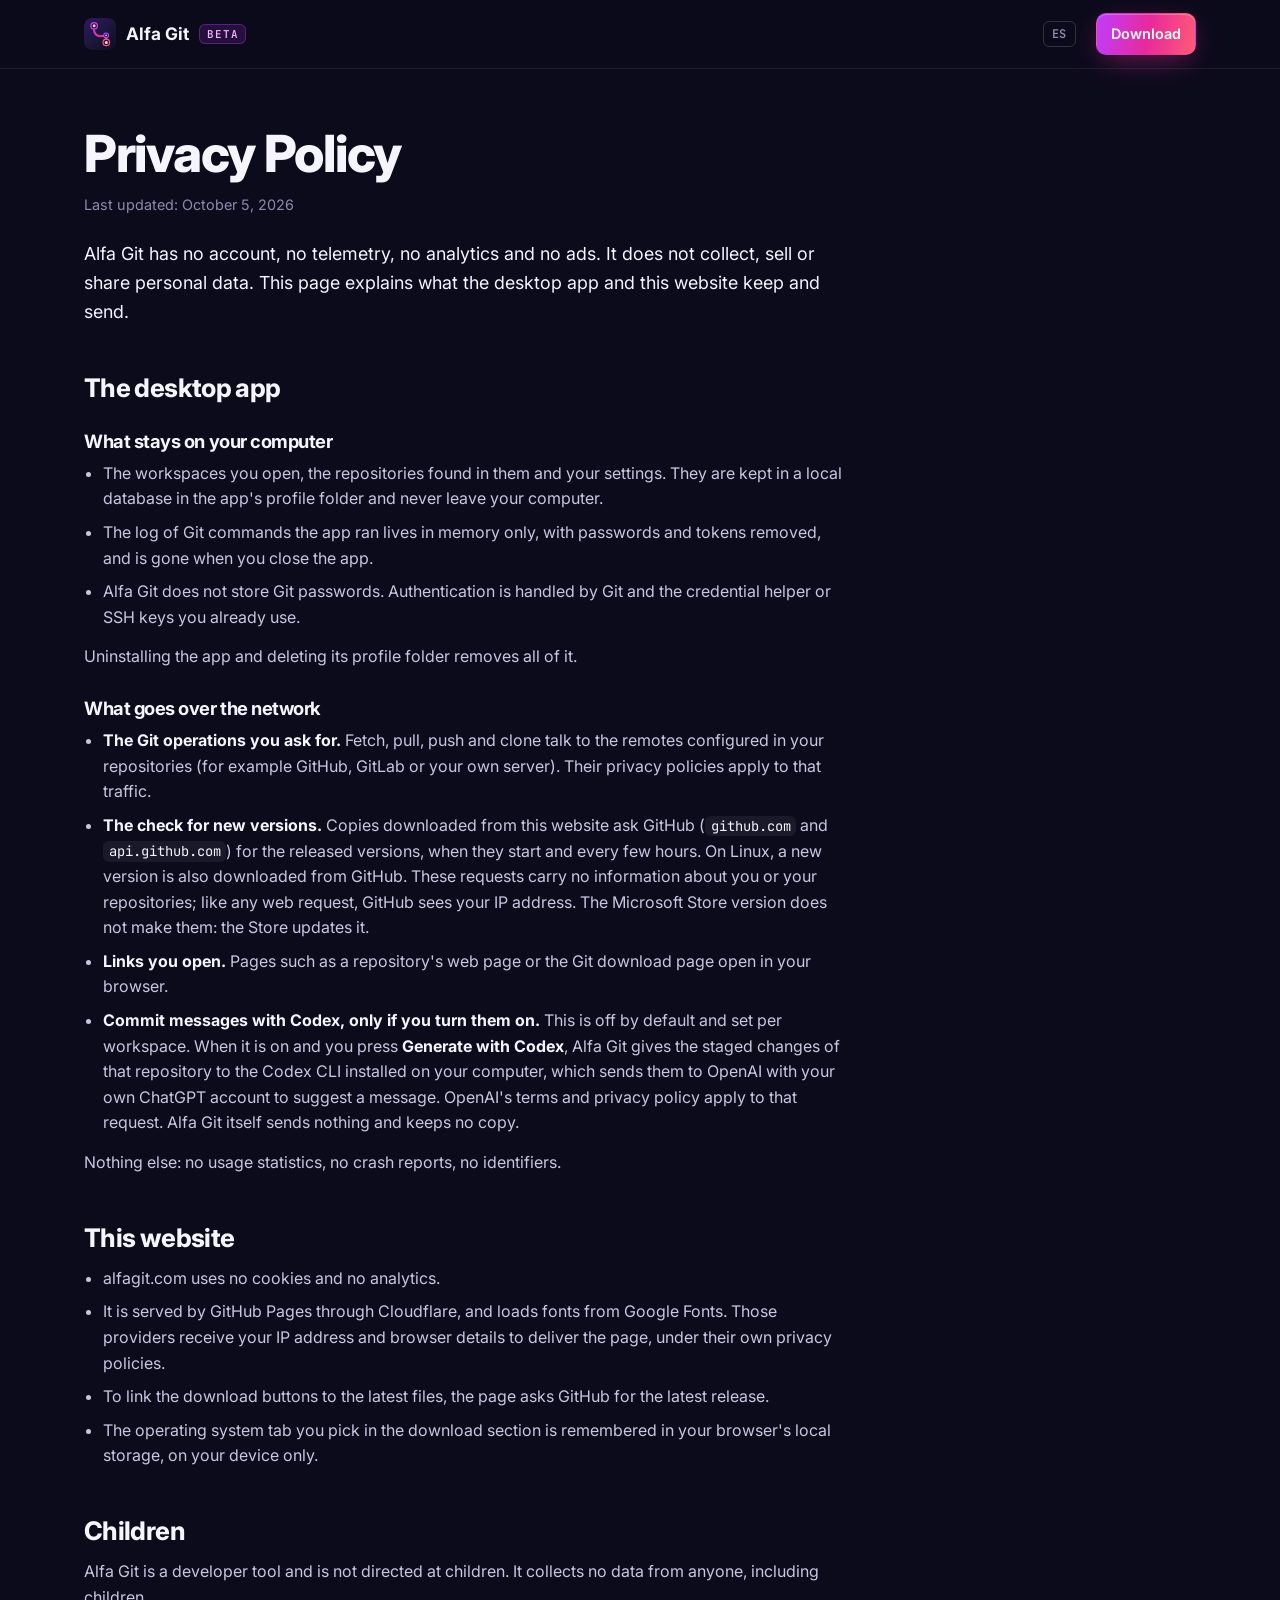
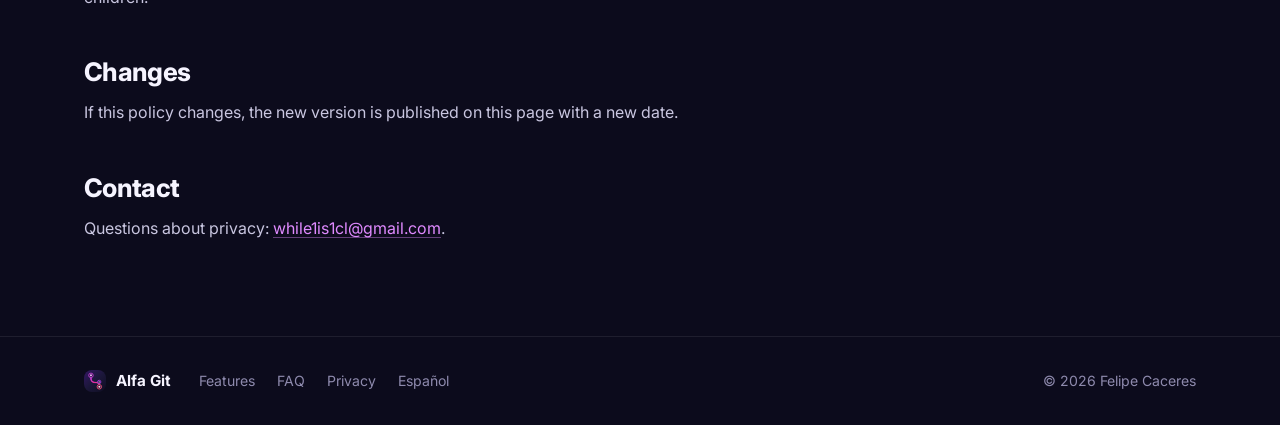
<file: privacy/index.html>
<!doctype html>
<html lang="en">
<head>
  <meta charset="utf-8">
  <meta name="viewport" content="width=device-width, initial-scale=1">
  <title>Privacy Policy — Alfa Git</title>
  <meta name="description" content="Alfa Git has no account, no telemetry and no analytics. What the desktop app and alfagit.com store and send, in plain words.">
  <meta name="robots" content="index, follow">
  <meta name="theme-color" content="#110f26">
  <link rel="canonical" href="https://alfagit.com/privacy/">
  <link rel="alternate" hreflang="en" href="https://alfagit.com/privacy/">
  <link rel="alternate" hreflang="es" href="https://alfagit.com/es/privacy/">
  <link rel="alternate" hreflang="x-default" href="https://alfagit.com/privacy/">
  <link rel="icon" href="../assets/icon.svg" type="image/svg+xml">
  <link rel="preconnect" href="https://fonts.googleapis.com">
  <link rel="preconnect" href="https://fonts.gstatic.com" crossorigin>
  <link href="https://fonts.googleapis.com/css2?family=Inter:wght@400;500;600;700;800&family=JetBrains+Mono:wght@400;500&display=swap" rel="stylesheet">
  <link rel="stylesheet" href="../styles.css?v=6a251a4812">
</head>
<body>
  <a class="skip" href="#main">Skip to content</a>

  <header class="nav nav--scrolled" id="top">
    <div class="container nav__inner">
      <a class="brand" href="../" aria-label="Alfa Git, home">
        <img src="../assets/icon.svg" alt="" width="32" height="32">
        <span>Alfa Git</span>
        <span class="tag">Beta</span>
      </a>
      <div class="nav__actions">
        <a class="lang" href="../es/privacy/" hreflang="es" lang="es" title="Español">ES</a>
        <a class="btn btn--primary btn--sm" href="../#download">Download</a>
      </div>
    </div>
  </header>

  <main id="main" class="container legal">
    <h1>Privacy Policy</h1>
    <p class="legal__date">Last updated: October 5, 2026</p>

    <p class="legal__lead">Alfa Git has no account, no telemetry, no analytics and no ads. It does not collect, sell or share
      personal data. This page explains what the desktop app and this website keep and send.</p>

    <h2>The desktop app</h2>
    <h3>What stays on your computer</h3>
    <ul>
      <li>The workspaces you open, the repositories found in them and your settings. They are kept in a local database
        in the app's profile folder and never leave your computer.</li>
      <li>The log of Git commands the app ran lives in memory only, with passwords and tokens removed, and is gone when
        you close the app.</li>
      <li>Alfa Git does not store Git passwords. Authentication is handled by Git and the credential helper or SSH
        keys you already use.</li>
    </ul>
    <p>Uninstalling the app and deleting its profile folder removes all of it.</p>

    <h3>What goes over the network</h3>
    <ul>
      <li><strong>The Git operations you ask for.</strong> Fetch, pull, push and clone talk to the remotes configured in
        your repositories (for example GitHub, GitLab or your own server). Their privacy policies apply to that
        traffic.</li>
      <li><strong>The check for new versions.</strong> Copies downloaded from this website ask GitHub
        (<code>github.com</code> and <code>api.github.com</code>) for the released versions, when they start and every
        few hours. On Linux, a new version is also downloaded from GitHub. These requests carry no information about
        you or your repositories; like any web request, GitHub sees your IP address. The Microsoft Store version does
        not make them: the Store updates it.</li>
      <li><strong>Links you open.</strong> Pages such as a repository's web page or the Git download page open in your
        browser.</li>
      <li><strong>Commit messages with Codex, only if you turn them on.</strong> This is off by default and set per
        workspace. When it is on and you press <strong>Generate with Codex</strong>, Alfa Git gives the staged changes
        of that repository to the Codex CLI installed on your computer, which sends them to OpenAI with your own
        ChatGPT account to suggest a message. OpenAI's terms and privacy policy apply to that request. Alfa Git itself
        sends nothing and keeps no copy.</li>
    </ul>
    <p>Nothing else: no usage statistics, no crash reports, no identifiers.</p>

    <h2>This website</h2>
    <ul>
      <li>alfagit.com uses no cookies and no analytics.</li>
      <li>It is served by GitHub Pages through Cloudflare, and loads fonts from Google Fonts. Those providers receive
        your IP address and browser details to deliver the page, under their own privacy policies.</li>
      <li>To link the download buttons to the latest files, the page asks GitHub for the latest release.</li>
      <li>The operating system tab you pick in the download section is remembered in your browser's local storage, on
        your device only.</li>
    </ul>

    <h2>Children</h2>
    <p>Alfa Git is a developer tool and is not directed at children. It collects no data from anyone, including
      children.</p>

    <h2>Changes</h2>
    <p>If this policy changes, the new version is published on this page with a new date.</p>

    <h2>Contact</h2>
    <p>Questions about privacy: <a class="link" href="mailto:while1is1cl@gmail.com">while1is1cl@gmail.com</a>.</p>
  </main>

  <footer class="footer">
    <div class="container footer__inner">
      <a class="brand brand--sm" href="../">
        <img src="../assets/icon.svg" alt="" width="22" height="22">
        <span>Alfa Git</span>
      </a>
      <nav aria-label="Footer">
        <a href="../#features">Features</a>
        <a href="../#faq">FAQ</a>
        <a href="./">Privacy</a>
        <a href="../es/privacy/" hreflang="es" lang="es">Español</a>
      </nav>
      <p>© 2026 Felipe Caceres</p>
    </div>
  </footer>
</body>
</html>
</file>
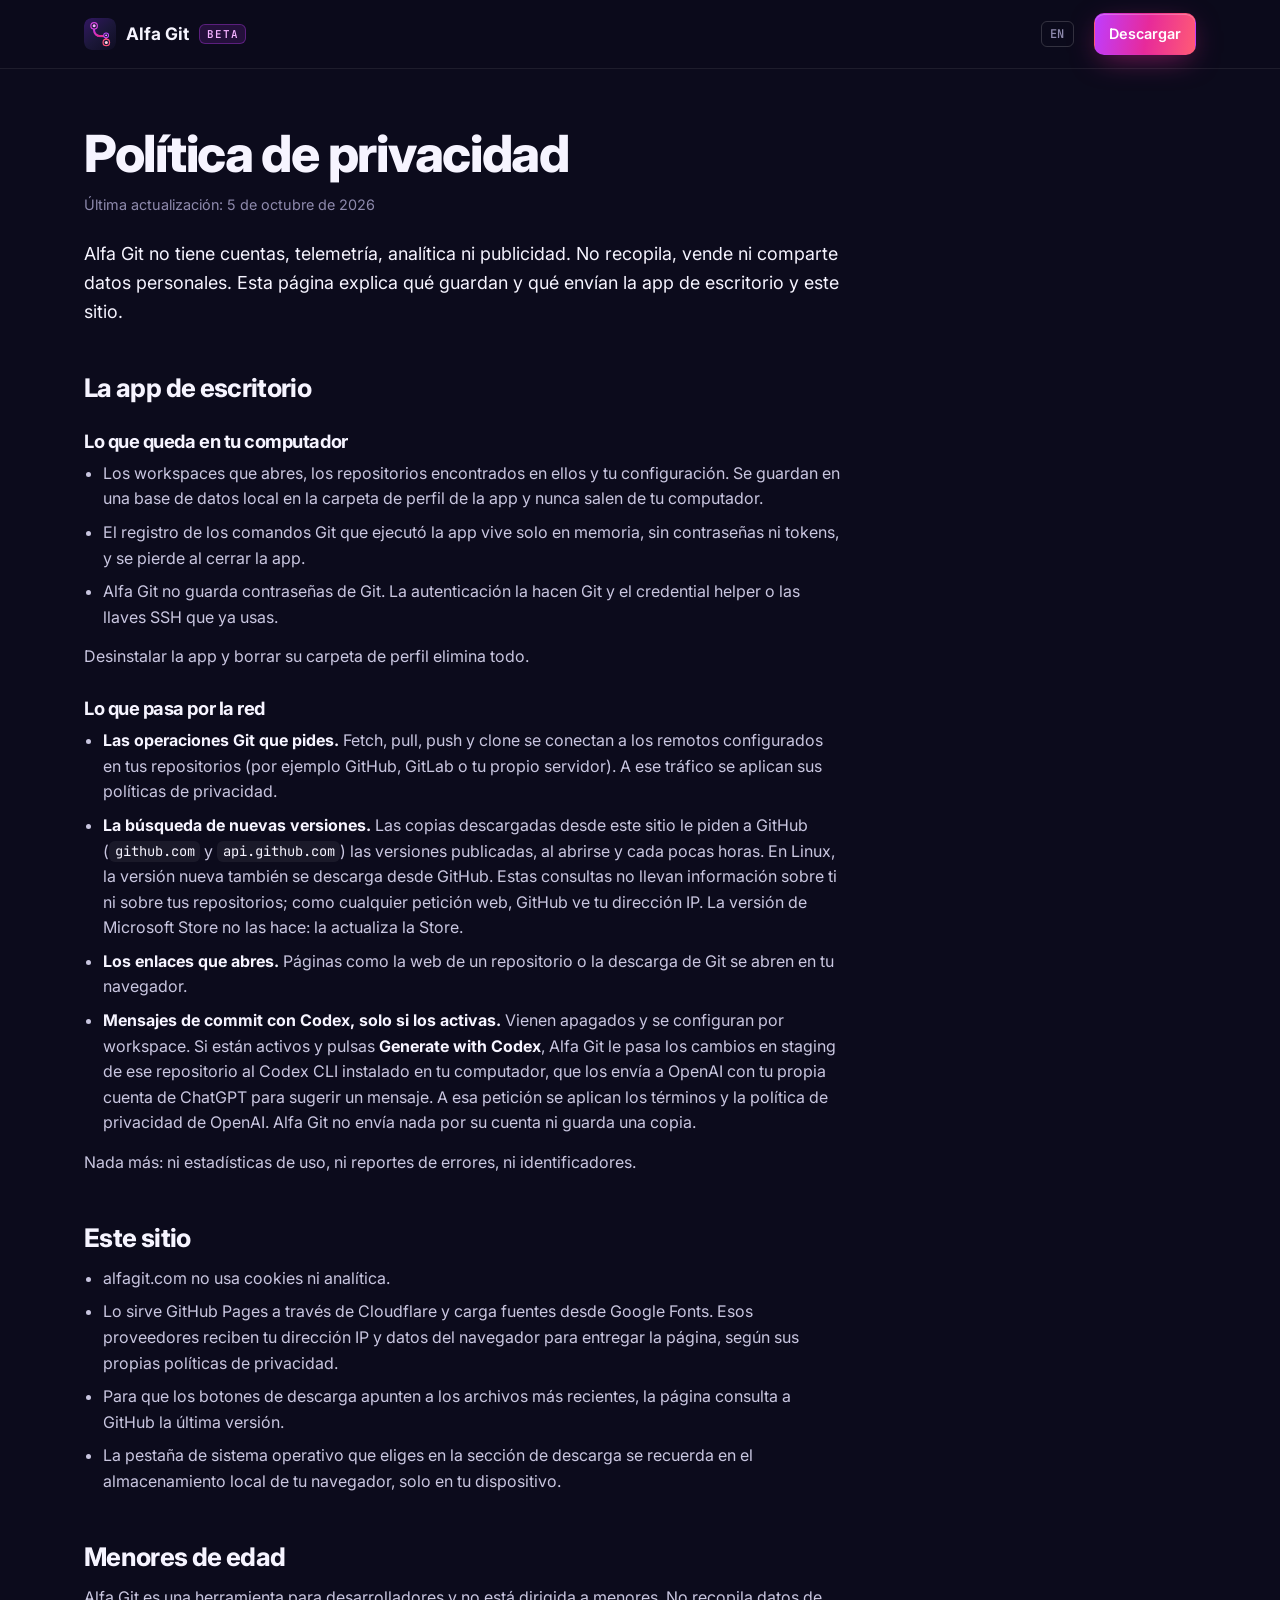
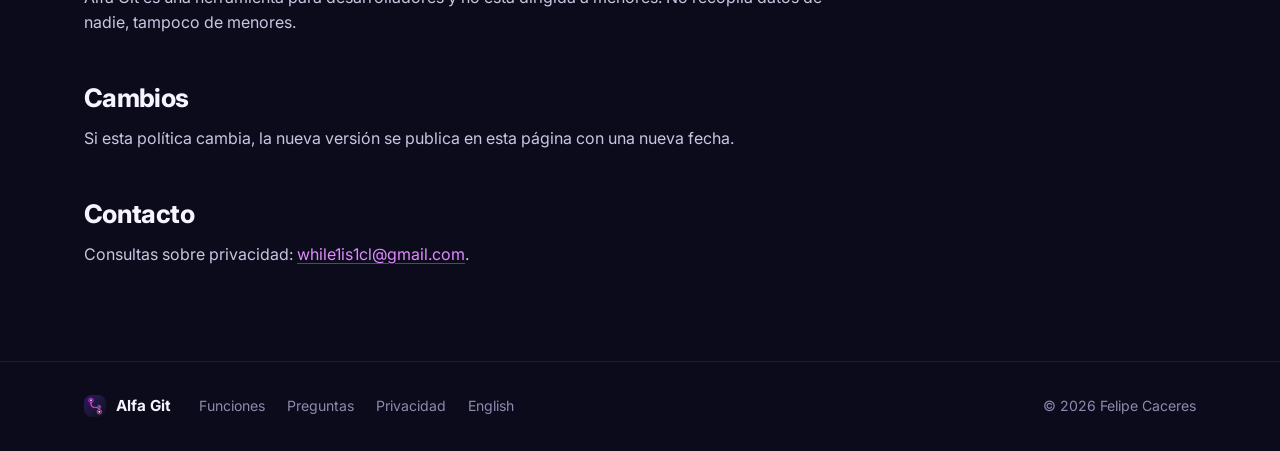
<file: es/privacy/index.html>
<!doctype html>
<html lang="es">
<head>
  <meta charset="utf-8">
  <meta name="viewport" content="width=device-width, initial-scale=1">
  <title>Política de privacidad — Alfa Git</title>
  <meta name="description" content="Alfa Git no tiene cuentas, telemetría ni analítica. Qué guarda y qué envía la app de escritorio y alfagit.com, en palabras simples.">
  <meta name="robots" content="index, follow">
  <meta name="theme-color" content="#110f26">
  <link rel="canonical" href="https://alfagit.com/es/privacy/">
  <link rel="alternate" hreflang="en" href="https://alfagit.com/privacy/">
  <link rel="alternate" hreflang="es" href="https://alfagit.com/es/privacy/">
  <link rel="alternate" hreflang="x-default" href="https://alfagit.com/privacy/">
  <link rel="icon" href="../../assets/icon.svg" type="image/svg+xml">
  <link rel="preconnect" href="https://fonts.googleapis.com">
  <link rel="preconnect" href="https://fonts.gstatic.com" crossorigin>
  <link href="https://fonts.googleapis.com/css2?family=Inter:wght@400;500;600;700;800&family=JetBrains+Mono:wght@400;500&display=swap" rel="stylesheet">
  <link rel="stylesheet" href="../../styles.css?v=6a251a4812">
</head>
<body>
  <a class="skip" href="#main">Ir al contenido</a>

  <header class="nav nav--scrolled" id="top">
    <div class="container nav__inner">
      <a class="brand" href="../" aria-label="Alfa Git, inicio">
        <img src="../../assets/icon.svg" alt="" width="32" height="32">
        <span>Alfa Git</span>
        <span class="tag">Beta</span>
      </a>
      <div class="nav__actions">
        <a class="lang" href="../../privacy/" hreflang="en" lang="en" title="English">EN</a>
        <a class="btn btn--primary btn--sm" href="../#download">Descargar</a>
      </div>
    </div>
  </header>

  <main id="main" class="container legal">
    <h1>Política de privacidad</h1>
    <p class="legal__date">Última actualización: 5 de octubre de 2026</p>

    <p class="legal__lead">Alfa Git no tiene cuentas, telemetría, analítica ni publicidad. No recopila, vende ni comparte
      datos personales. Esta página explica qué guardan y qué envían la app de escritorio y este sitio.</p>

    <h2>La app de escritorio</h2>
    <h3>Lo que queda en tu computador</h3>
    <ul>
      <li>Los workspaces que abres, los repositorios encontrados en ellos y tu configuración. Se guardan en una base de
        datos local en la carpeta de perfil de la app y nunca salen de tu computador.</li>
      <li>El registro de los comandos Git que ejecutó la app vive solo en memoria, sin contraseñas ni tokens, y se
        pierde al cerrar la app.</li>
      <li>Alfa Git no guarda contraseñas de Git. La autenticación la hacen Git y el credential helper o las llaves SSH
        que ya usas.</li>
    </ul>
    <p>Desinstalar la app y borrar su carpeta de perfil elimina todo.</p>

    <h3>Lo que pasa por la red</h3>
    <ul>
      <li><strong>Las operaciones Git que pides.</strong> Fetch, pull, push y clone se conectan a los remotos
        configurados en tus repositorios (por ejemplo GitHub, GitLab o tu propio servidor). A ese tráfico se aplican
        sus políticas de privacidad.</li>
      <li><strong>La búsqueda de nuevas versiones.</strong> Las copias descargadas desde este sitio le piden a GitHub
        (<code>github.com</code> y <code>api.github.com</code>) las versiones publicadas, al abrirse y cada pocas horas.
        En Linux, la versión nueva también se descarga desde GitHub. Estas consultas no llevan información sobre ti ni
        sobre tus repositorios; como cualquier petición web, GitHub ve tu dirección IP. La versión de Microsoft Store
        no las hace: la actualiza la Store.</li>
      <li><strong>Los enlaces que abres.</strong> Páginas como la web de un repositorio o la descarga de Git se abren
        en tu navegador.</li>
      <li><strong>Mensajes de commit con Codex, solo si los activas.</strong> Vienen apagados y se configuran por
        workspace. Si están activos y pulsas <strong>Generate with Codex</strong>, Alfa Git le pasa los cambios en
        staging de ese repositorio al Codex CLI instalado en tu computador, que los envía a OpenAI con tu propia cuenta
        de ChatGPT para sugerir un mensaje. A esa petición se aplican los términos y la política de privacidad de
        OpenAI. Alfa Git no envía nada por su cuenta ni guarda una copia.</li>
    </ul>
    <p>Nada más: ni estadísticas de uso, ni reportes de errores, ni identificadores.</p>

    <h2>Este sitio</h2>
    <ul>
      <li>alfagit.com no usa cookies ni analítica.</li>
      <li>Lo sirve GitHub Pages a través de Cloudflare y carga fuentes desde Google Fonts. Esos proveedores reciben tu
        dirección IP y datos del navegador para entregar la página, según sus propias políticas de privacidad.</li>
      <li>Para que los botones de descarga apunten a los archivos más recientes, la página consulta a GitHub la última
        versión.</li>
      <li>La pestaña de sistema operativo que eliges en la sección de descarga se recuerda en el almacenamiento local de
        tu navegador, solo en tu dispositivo.</li>
    </ul>

    <h2>Menores de edad</h2>
    <p>Alfa Git es una herramienta para desarrolladores y no está dirigida a menores. No recopila datos de nadie,
      tampoco de menores.</p>

    <h2>Cambios</h2>
    <p>Si esta política cambia, la nueva versión se publica en esta página con una nueva fecha.</p>

    <h2>Contacto</h2>
    <p>Consultas sobre privacidad: <a class="link" href="mailto:while1is1cl@gmail.com">while1is1cl@gmail.com</a>.</p>
  </main>

  <footer class="footer">
    <div class="container footer__inner">
      <a class="brand brand--sm" href="../">
        <img src="../../assets/icon.svg" alt="" width="22" height="22">
        <span>Alfa Git</span>
      </a>
      <nav aria-label="Pie de página">
        <a href="../#features">Funciones</a>
        <a href="../#faq">Preguntas</a>
        <a href="./">Privacidad</a>
        <a href="../../privacy/" hreflang="en" lang="en">English</a>
      </nav>
      <p>© 2026 Felipe Caceres</p>
    </div>
  </footer>
</body>
</html>
</file>
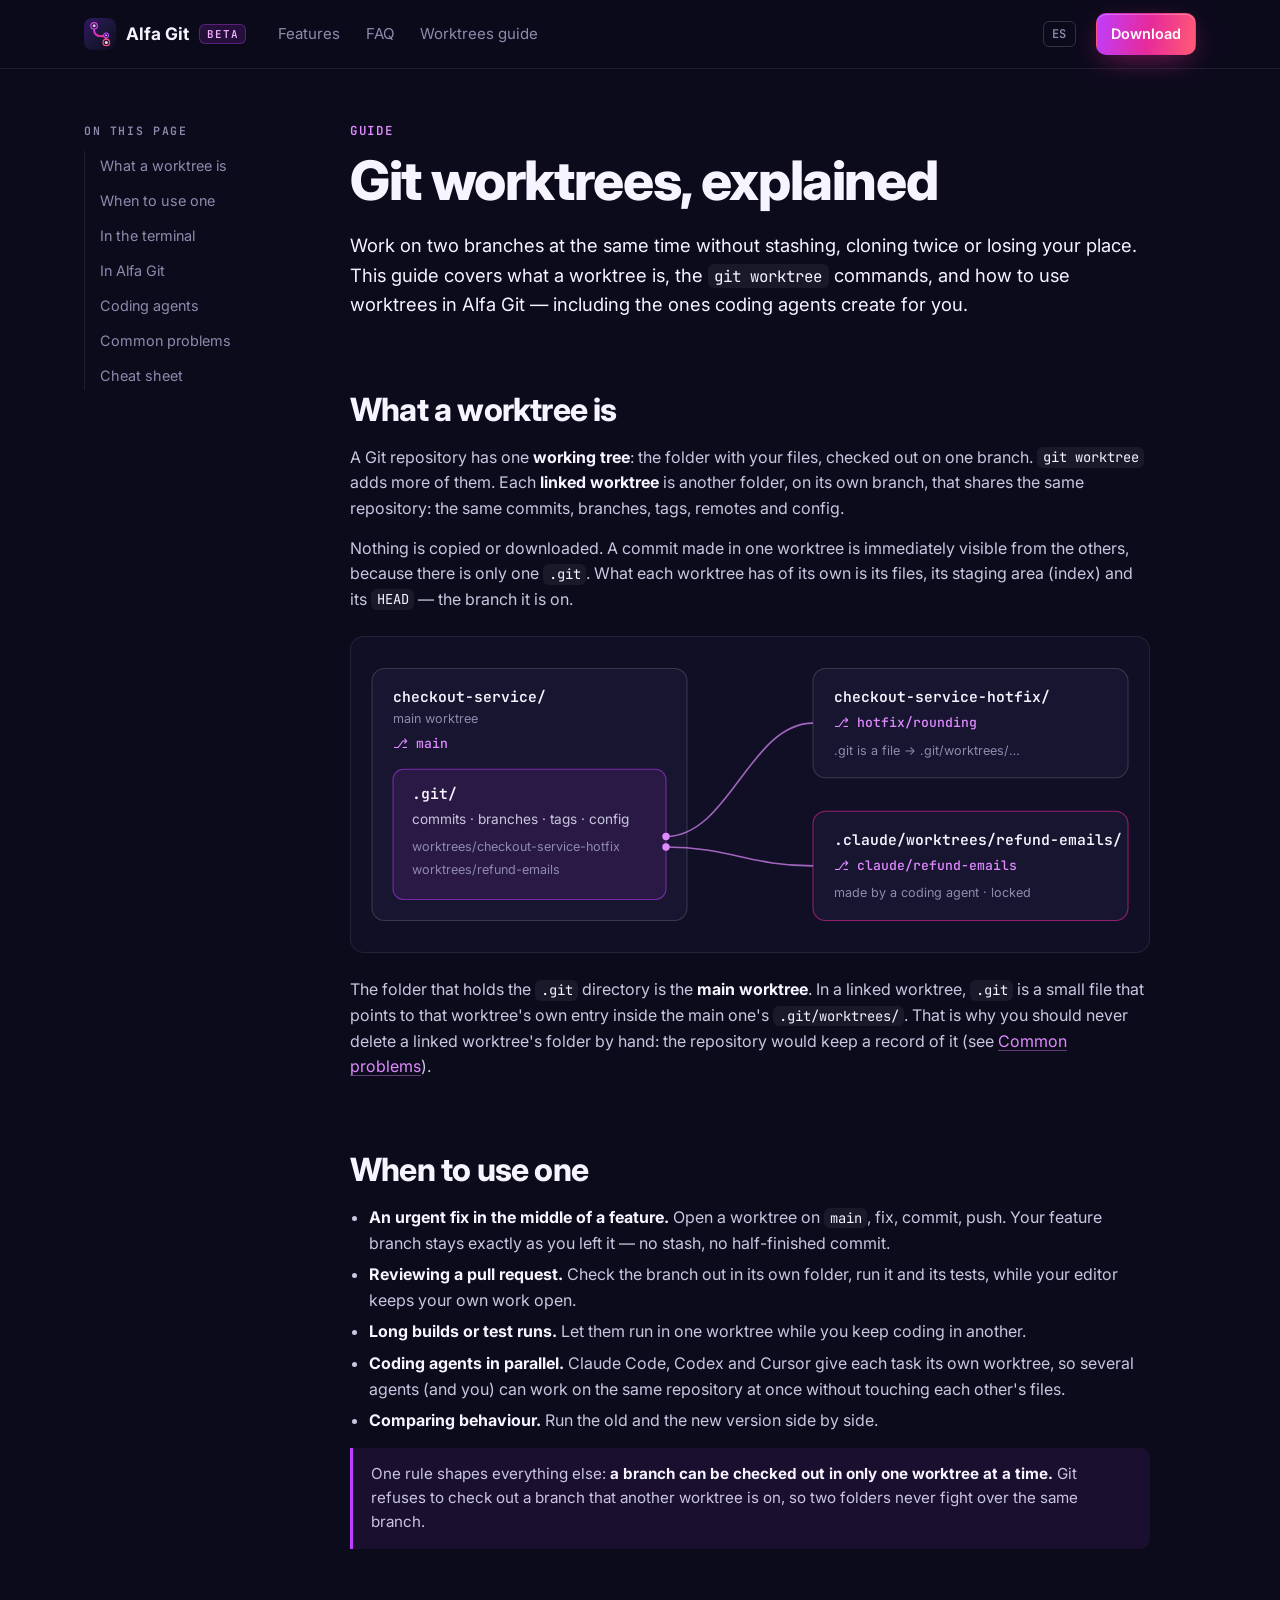
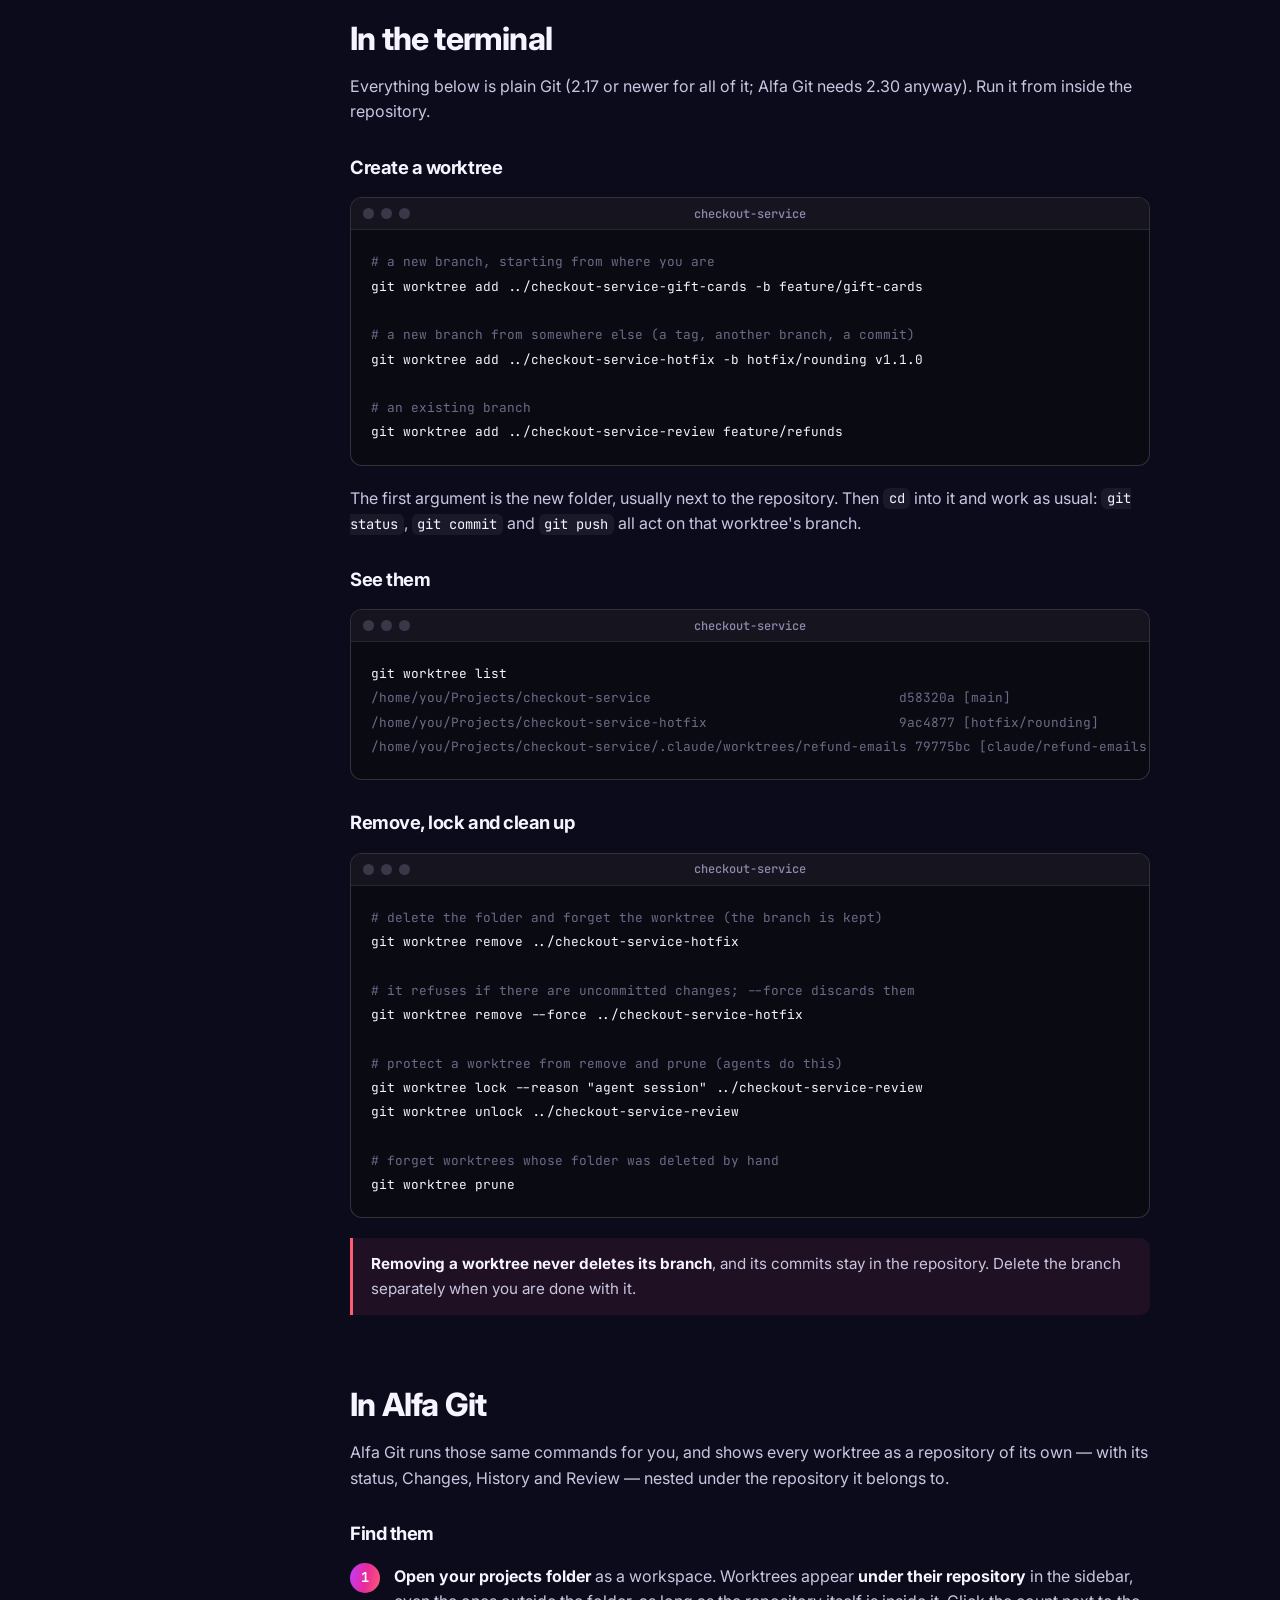
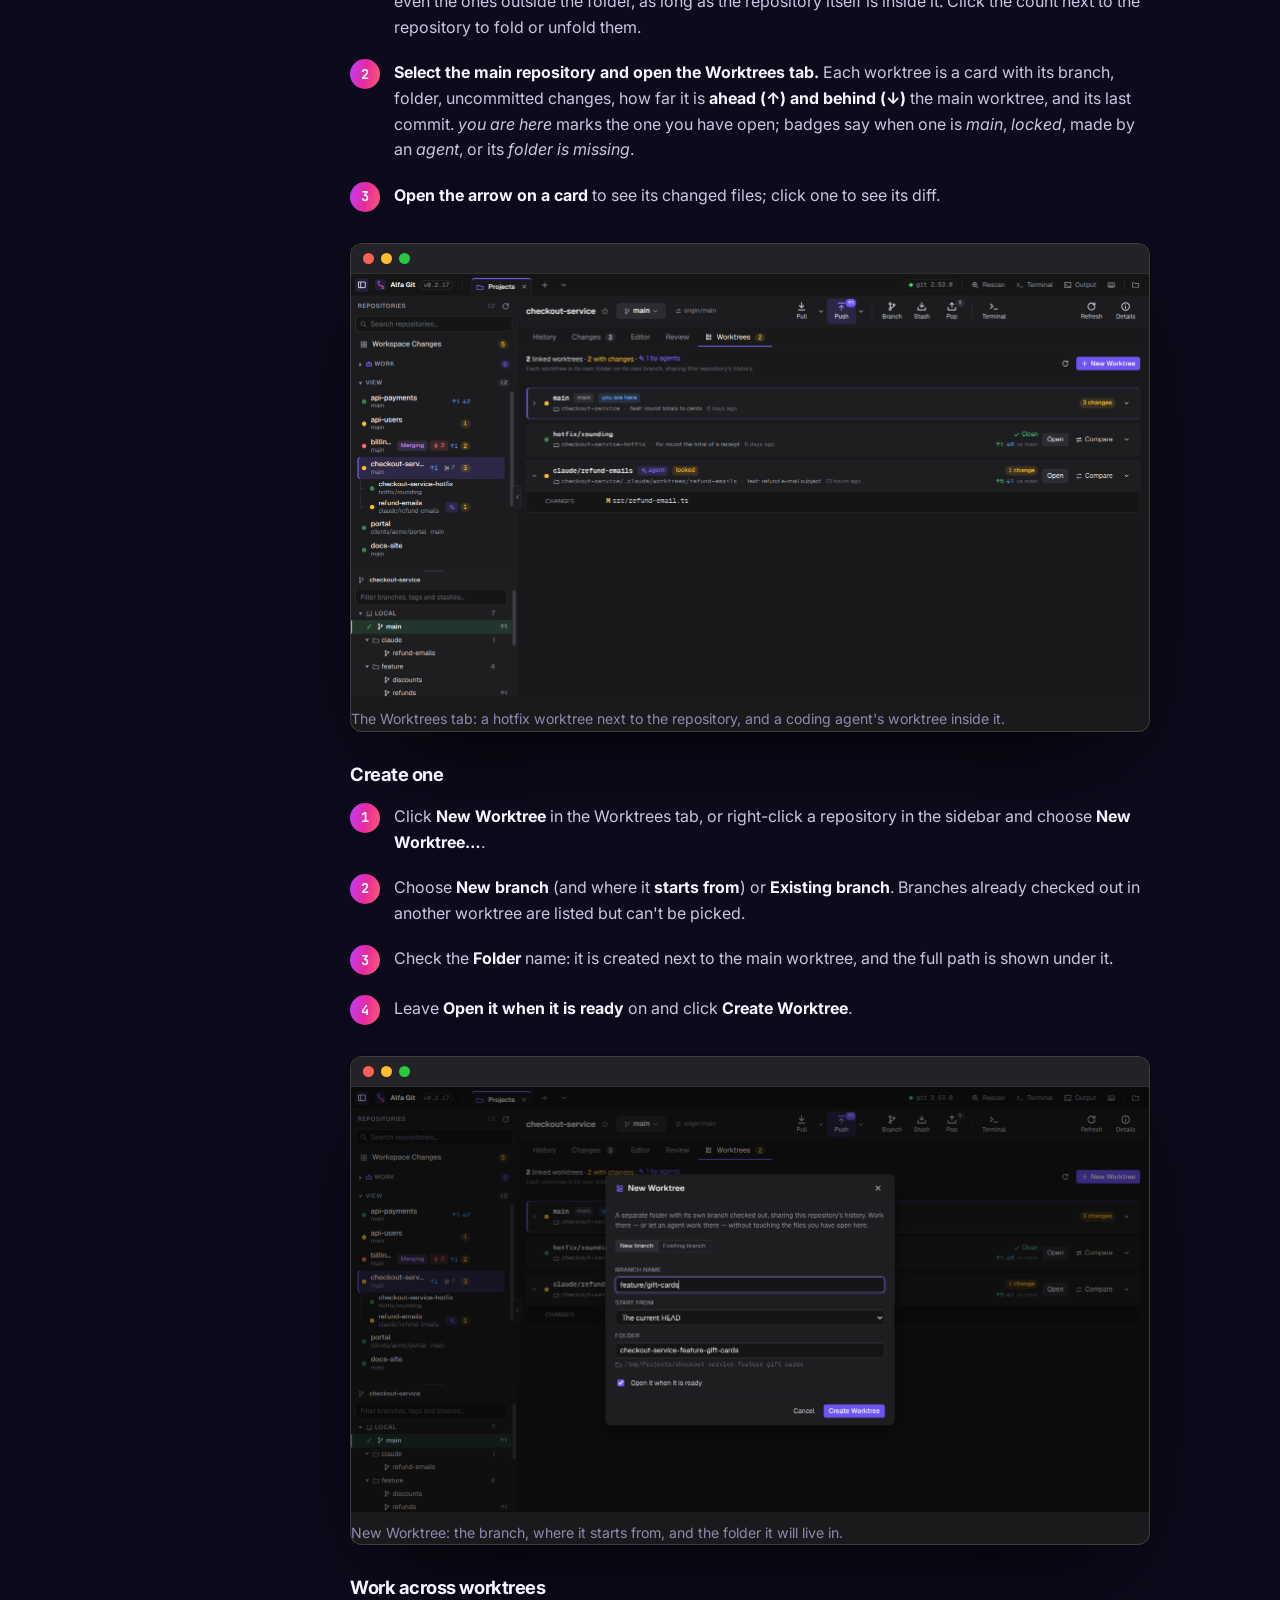
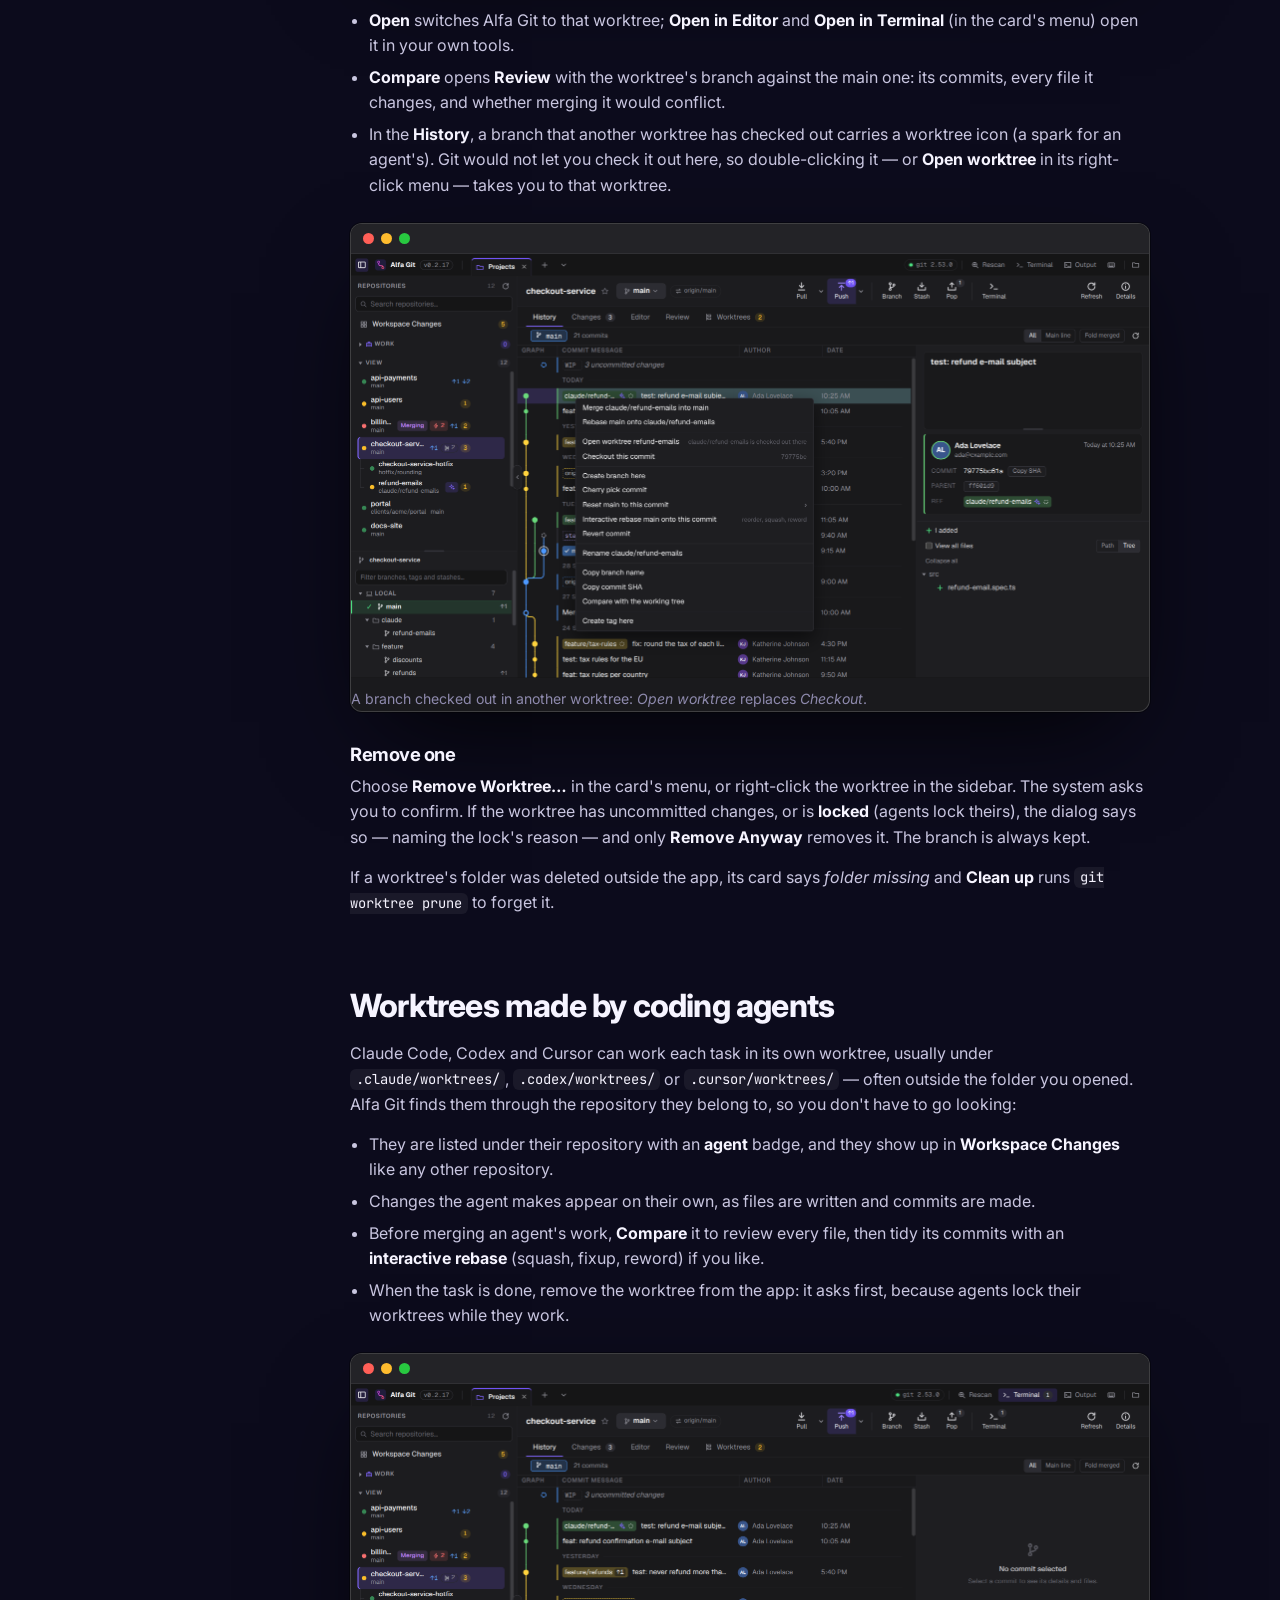
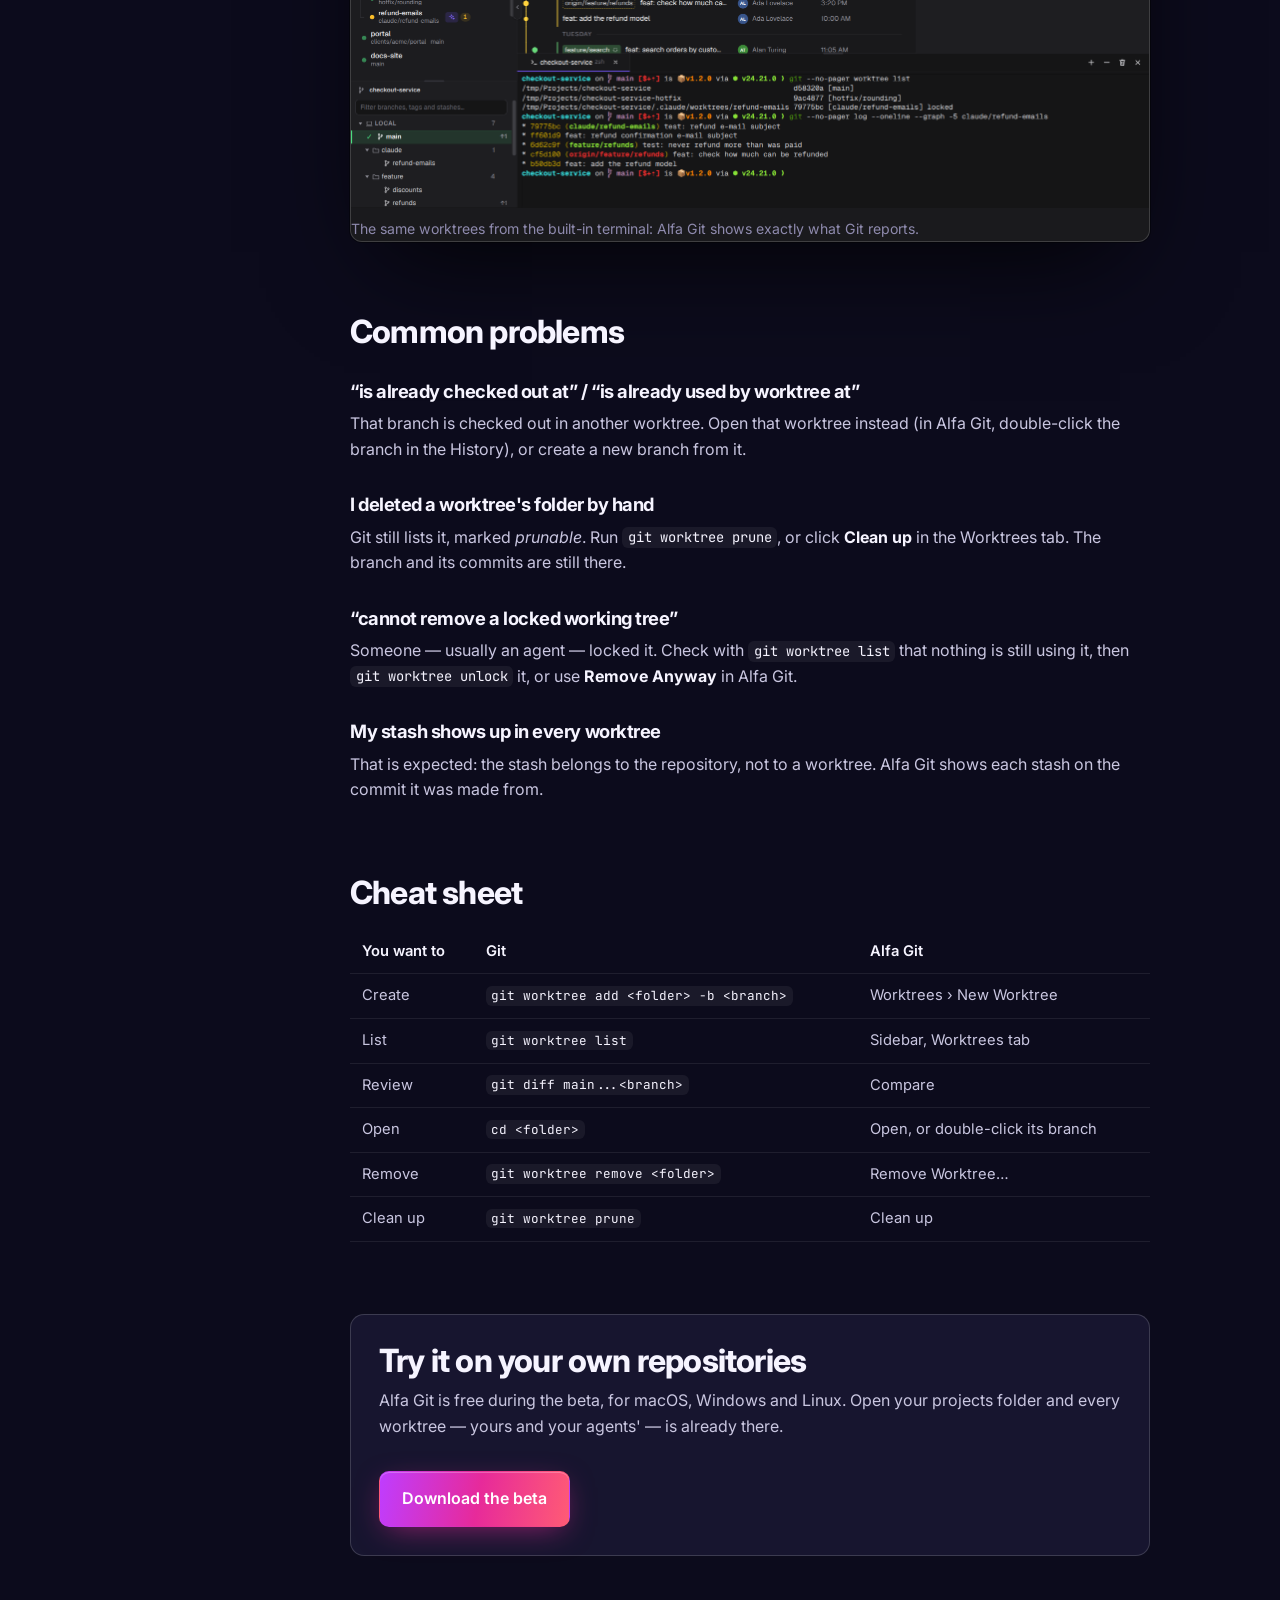
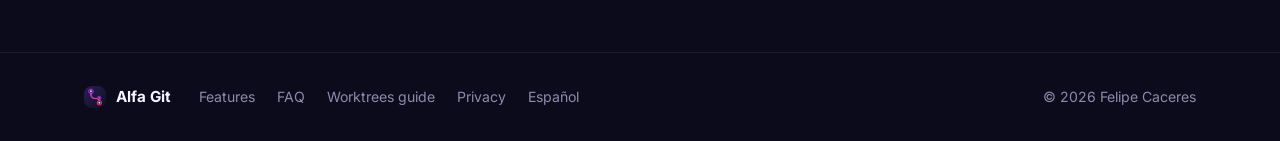
<file: guides/worktrees/index.html>
<!doctype html>
<html lang="en">
<head>
  <meta charset="utf-8">
  <meta name="viewport" content="width=device-width, initial-scale=1">
  <title>Git worktrees, explained — Alfa Git guide</title>
  <meta name="description" content="What a Git worktree is, when to use one, the git worktree commands, and how to create, compare and remove worktrees — including the ones Claude Code or Codex create — in Alfa Git.">
  <meta name="robots" content="index, follow, max-image-preview:large">
  <meta name="theme-color" content="#110f26">
  <link rel="canonical" href="https://alfagit.com/guides/worktrees/">
  <link rel="alternate" hreflang="en" href="https://alfagit.com/guides/worktrees/">
  <link rel="alternate" hreflang="es" href="https://alfagit.com/es/guides/worktrees/">
  <link rel="alternate" hreflang="x-default" href="https://alfagit.com/guides/worktrees/">
  <meta property="og:type" content="article">
  <meta property="og:site_name" content="Alfa Git">
  <meta property="og:url" content="https://alfagit.com/guides/worktrees/">
  <meta property="og:title" content="Git worktrees, explained">
  <meta property="og:description" content="Several branches checked out at once, one folder each. How worktrees work in Git and in Alfa Git.">
  <meta property="og:image" content="https://alfagit.com/assets/worktrees.png">
  <meta property="og:image:width" content="1600">
  <meta property="og:image:height" content="851">
  <meta name="twitter:card" content="summary_large_image">
  <link rel="icon" href="../../assets/icon.svg" type="image/svg+xml">
  <link rel="preconnect" href="https://fonts.googleapis.com">
  <link rel="preconnect" href="https://fonts.gstatic.com" crossorigin>
  <link href="https://fonts.googleapis.com/css2?family=Inter:wght@400;500;600;700;800&family=JetBrains+Mono:wght@400;500&display=swap" rel="stylesheet">
  <link rel="stylesheet" href="../../styles.css?v=6a251a4812">
</head>
<body>
  <a class="skip" href="#main">Skip to content</a>

  <header class="nav nav--scrolled" id="top">
    <div class="container nav__inner">
      <a class="brand" href="../../" aria-label="Alfa Git, home">
        <img src="../../assets/icon.svg" alt="" width="32" height="32">
        <span>Alfa Git</span>
        <span class="tag">Beta</span>
      </a>
      <nav class="nav__links" aria-label="Main">
        <a href="../../#features">Features</a>
        <a href="../../#faq">FAQ</a>
        <a href="./" aria-current="page">Worktrees guide</a>
      </nav>
      <div class="nav__actions">
        <a class="lang" href="../../es/guides/worktrees/" hreflang="es" lang="es" title="Español">ES</a>
        <a class="btn btn--primary btn--sm" href="../../#download">Download</a>
      </div>
    </div>
  </header>

  <main id="main" class="container guide">
    <aside class="guide__toc" aria-label="On this page">
      <p>On this page</p>
      <ol>
        <li><a href="#what">What a worktree is</a></li>
        <li><a href="#why">When to use one</a></li>
        <li><a href="#terminal">In the terminal</a></li>
        <li><a href="#alfa-git">In Alfa Git</a></li>
        <li><a href="#agents">Coding agents</a></li>
        <li><a href="#problems">Common problems</a></li>
        <li><a href="#cheatsheet">Cheat sheet</a></li>
      </ol>
    </aside>

    <article class="guide__body">
      <p class="eyebrow">Guide</p>
      <h1>Git worktrees, explained</h1>
      <p class="guide__lead">Work on two branches at the same time without stashing, cloning twice or losing your
        place. This guide covers what a worktree is, the <code>git worktree</code> commands, and how to use worktrees
        in Alfa Git — including the ones coding agents create for you.</p>

      <section id="what" aria-labelledby="what-title">
        <h2 id="what-title">What a worktree is</h2>
        <p>A Git repository has one <strong>working tree</strong>: the folder with your files, checked out on one
          branch. <code>git worktree</code> adds more of them. Each <strong>linked worktree</strong> is another folder,
          on its own branch, that shares the same repository: the same commits, branches, tags, remotes and config.</p>
        <p>Nothing is copied or downloaded. A commit made in one worktree is immediately visible from the others,
          because there is only one <code>.git</code>. What each worktree has of its own is its files, its staging area
          (index) and its <code>HEAD</code> — the branch it is on.</p>

        <figure class="diagram" role="img" aria-label="Diagram: the checkout-service folder holds the .git repository and is on main. Two linked worktrees, checkout-service-hotfix on hotfix/rounding and .claude/worktrees/refund-emails on claude/refund-emails, point back to it.">
          <svg viewBox="0 0 760 300" xmlns="http://www.w3.org/2000/svg" aria-hidden="true">
            <rect class="d-box" x="20" y="30" width="300" height="240" rx="12"/>
            <text class="d-title" x="40" y="62">checkout-service/</text>
            <text class="d-muted" x="40" y="82">main worktree</text>
            <text class="d-branch" x="40" y="106">⎇ main</text>
            <rect class="d-git" x="40" y="126" width="260" height="124" rx="10"/>
            <text class="d-title" x="58" y="154">.git/</text>
            <text class="d-text" x="58" y="178">commits · branches · tags · config</text>
            <text class="d-muted" x="58" y="204">worktrees/checkout-service-hotfix</text>
            <text class="d-muted" x="58" y="226">worktrees/refund-emails</text>

            <rect class="d-box" x="440" y="30" width="300" height="104" rx="12"/>
            <text class="d-title" x="460" y="62">checkout-service-hotfix/</text>
            <text class="d-branch" x="460" y="86">⎇ hotfix/rounding</text>
            <text class="d-muted" x="460" y="112">.git is a file → .git/worktrees/…</text>

            <rect class="d-box d-agent" x="440" y="166" width="300" height="104" rx="12"/>
            <text class="d-title" x="460" y="198">.claude/worktrees/refund-emails/</text>
            <text class="d-branch" x="460" y="222">⎇ claude/refund-emails</text>
            <text class="d-muted" x="460" y="248">made by a coding agent · locked</text>

            <path class="d-line" d="M440 82 C 380 82, 360 190, 300 190"/>
            <path class="d-line" d="M440 218 C 380 218, 360 200, 300 200"/>
            <circle cx="300" cy="190" r="3.5" fill="#e08aff"/>
            <circle cx="300" cy="200" r="3.5" fill="#e08aff"/>
          </svg>
        </figure>

        <p>The folder that holds the <code>.git</code> directory is the <strong>main worktree</strong>. In a linked
          worktree, <code>.git</code> is a small file that points to that worktree's own entry inside the main one's <code>.git/worktrees/</code>. That is why you should never delete a
          linked worktree's folder by hand: the repository would keep a record of it (see
          <a class="link" href="#problems">Common problems</a>).</p>
      </section>

      <section id="why" aria-labelledby="why-title">
        <h2 id="why-title">When to use one</h2>
        <ul>
          <li><strong>An urgent fix in the middle of a feature.</strong> Open a worktree on <code>main</code>, fix,
            commit, push. Your feature branch stays exactly as you left it — no stash, no half-finished commit.</li>
          <li><strong>Reviewing a pull request.</strong> Check the branch out in its own folder, run it and its tests,
            while your editor keeps your own work open.</li>
          <li><strong>Long builds or test runs.</strong> Let them run in one worktree while you keep coding in
            another.</li>
          <li><strong>Coding agents in parallel.</strong> Claude Code, Codex and Cursor give each task its own worktree,
            so several agents (and you) can work on the same repository at once without touching each other's
            files.</li>
          <li><strong>Comparing behaviour.</strong> Run the old and the new version side by side.</li>
        </ul>
        <p class="callout">One rule shapes everything else: <strong>a branch can be checked out in only one worktree
          at a time.</strong> Git refuses to check out a branch that another worktree is on, so two folders never fight
          over the same branch.</p>
      </section>

      <section id="terminal" aria-labelledby="terminal-title">
        <h2 id="terminal-title">In the terminal</h2>
        <p>Everything below is plain Git (2.17 or newer for all of it; Alfa Git needs 2.30 anyway). Run it from inside the repository.</p>

        <h3>Create a worktree</h3>
        <div class="terminal" role="img" aria-label="Commands to create worktrees">
          <div class="terminal__bar"><i></i><i></i><i></i><span>checkout-service</span></div>
          <pre><span class="t-dim"># a new branch, starting from where you are</span>
git worktree add ../checkout-service-gift-cards -b feature/gift-cards

<span class="t-dim"># a new branch from somewhere else (a tag, another branch, a commit)</span>
git worktree add ../checkout-service-hotfix -b hotfix/rounding v1.1.0

<span class="t-dim"># an existing branch</span>
git worktree add ../checkout-service-review feature/refunds</pre>
        </div>
        <p>The first argument is the new folder, usually next to the repository. Then <code>cd</code> into it and work
          as usual: <code>git status</code>, <code>git commit</code> and <code>git push</code> all act on that
          worktree's branch.</p>

        <h3>See them</h3>
        <div class="terminal" role="img" aria-label="Output of git worktree list">
          <div class="terminal__bar"><i></i><i></i><i></i><span>checkout-service</span></div>
          <pre>git worktree list
<span class="t-dim">/home/you/Projects/checkout-service                               d58320a [main]
/home/you/Projects/checkout-service-hotfix                        9ac4877 [hotfix/rounding]
/home/you/Projects/checkout-service/.claude/worktrees/refund-emails 79775bc [claude/refund-emails] locked</span></pre>
        </div>

        <h3>Remove, lock and clean up</h3>
        <div class="terminal" role="img" aria-label="Commands to remove, lock and prune worktrees">
          <div class="terminal__bar"><i></i><i></i><i></i><span>checkout-service</span></div>
          <pre><span class="t-dim"># delete the folder and forget the worktree (the branch is kept)</span>
git worktree remove ../checkout-service-hotfix

<span class="t-dim"># it refuses if there are uncommitted changes; --force discards them</span>
git worktree remove --force ../checkout-service-hotfix

<span class="t-dim"># protect a worktree from remove and prune (agents do this)</span>
git worktree lock --reason "agent session" ../checkout-service-review
git worktree unlock ../checkout-service-review

<span class="t-dim"># forget worktrees whose folder was deleted by hand</span>
git worktree prune</pre>
        </div>
        <p class="callout callout--warn"><strong>Removing a worktree never deletes its branch</strong>, and its commits
          stay in the repository. Delete the branch separately when you are done with it.</p>
      </section>

      <section id="alfa-git" aria-labelledby="alfa-git-title">
        <h2 id="alfa-git-title">In Alfa Git</h2>
        <p>Alfa Git runs those same commands for you, and shows every worktree as a repository of its own — with its
          status, Changes, History and Review — nested under the repository it belongs to.</p>

        <h3>Find them</h3>
        <ol class="steps">
          <li><strong>Open your projects folder</strong> as a workspace. Worktrees appear <strong>under their
            repository</strong> in the sidebar, even the ones outside the folder, as long as the repository itself is inside it. Click the count next to the
            repository to fold or unfold them.</li>
          <li><strong>Select the main repository and open the Worktrees tab.</strong> Each worktree is a card with its
            branch, folder, uncommitted changes, how far it is <strong>ahead (↑) and behind (↓)</strong> the main
            worktree, and its last commit. <em>you are here</em> marks the one you have open; badges say when one is
            <em>main</em>, <em>locked</em>, made by an <em>agent</em>, or its <em>folder is missing</em>.</li>
          <li><strong>Open the arrow on a card</strong> to see its changed files; click one to see its diff.</li>
        </ol>
        <figure class="window guide__figure">
          <div class="window__bar" aria-hidden="true"><i></i><i></i><i></i></div>
          <img src="../../assets/worktrees.png" width="1600" height="851" loading="lazy"
               alt="Worktrees tab of checkout-service: the main worktree, a hotfix worktree and a locked agent worktree with one changed file">
          <figcaption>The Worktrees tab: a hotfix worktree next to the repository, and a coding agent's worktree inside it.</figcaption>
        </figure>

        <h3>Create one</h3>
        <ol class="steps">
          <li>Click <strong>New Worktree</strong> in the Worktrees tab, or right-click a repository in the sidebar and
            choose <strong>New Worktree…</strong>.</li>
          <li>Choose <strong>New branch</strong> (and where it <strong>starts from</strong>) or <strong>Existing
            branch</strong>. Branches already checked out in another worktree are listed but can't be picked.</li>
          <li>Check the <strong>Folder</strong> name: it is created next to the main worktree, and the full path is
            shown under it.</li>
          <li>Leave <strong>Open it when it is ready</strong> on and click <strong>Create Worktree</strong>.</li>
        </ol>
        <figure class="window guide__figure">
          <div class="window__bar" aria-hidden="true"><i></i><i></i><i></i></div>
          <img src="../../assets/worktree-new.png" width="1600" height="851" loading="lazy"
               alt="New Worktree dialog with a new branch feature/gift-cards and the folder checkout-service-feature-gift-cards">
          <figcaption>New Worktree: the branch, where it starts from, and the folder it will live in.</figcaption>
        </figure>

        <h3>Work across worktrees</h3>
        <ul>
          <li><strong>Open</strong> switches Alfa Git to that worktree; <strong>Open in Editor</strong> and
            <strong>Open in Terminal</strong> (in the card's menu) open it in your own tools.</li>
          <li><strong>Compare</strong> opens <strong>Review</strong> with the worktree's branch against the main one: its
            commits, every file it changes, and whether merging it would conflict.</li>
          <li>In the <strong>History</strong>, a branch that another worktree has checked out carries a worktree icon
            (a spark for an agent's). Git would not let you check it out here, so double-clicking it — or
            <strong>Open worktree</strong> in its right-click menu — takes you to that worktree.</li>
        </ul>
        <figure class="window guide__figure">
          <div class="window__bar" aria-hidden="true"><i></i><i></i><i></i></div>
          <img src="../../assets/worktree-graph.png" width="1600" height="851" loading="lazy"
               alt="Right-click menu on the claude/refund-emails branch in the History, with Open worktree refund-emails">
          <figcaption>A branch checked out in another worktree: <em>Open worktree</em> replaces <em>Checkout</em>.</figcaption>
        </figure>

        <h3>Remove one</h3>
        <p>Choose <strong>Remove Worktree…</strong> in the card's menu, or right-click the worktree in the sidebar. The
          system asks you to confirm. If the worktree has uncommitted changes, or is <strong>locked</strong> (agents lock
          theirs), the dialog says so — naming the lock's reason — and only <strong>Remove Anyway</strong> removes it.
          The branch is always kept.</p>
        <p>If a worktree's folder was deleted outside the app, its card says <em>folder missing</em> and
          <strong>Clean up</strong> runs <code>git worktree prune</code> to forget it.</p>
      </section>

      <section id="agents" aria-labelledby="agents-title">
        <h2 id="agents-title">Worktrees made by coding agents</h2>
        <p>Claude Code, Codex and Cursor can work each task in its own worktree, usually under
          <code>.claude/worktrees/</code>, <code>.codex/worktrees/</code> or <code>.cursor/worktrees/</code> — often
          outside the folder you opened. Alfa Git finds them through the repository they belong to, so you don't have to
          go looking:</p>
        <ul>
          <li>They are listed under their repository with an <strong>agent</strong> badge, and they show up in
            <strong>Workspace Changes</strong> like any other repository.</li>
          <li>Changes the agent makes appear on their own, as files are written and commits are made.</li>
          <li>Before merging an agent's work, <strong>Compare</strong> it to review every file, then tidy its commits
            with an <strong>interactive rebase</strong> (squash, fixup, reword) if you like.</li>
          <li>When the task is done, remove the worktree from the app: it asks first, because agents lock their
            worktrees while they work.</li>
        </ul>
        <figure class="window guide__figure">
          <div class="window__bar" aria-hidden="true"><i></i><i></i><i></i></div>
          <img src="../../assets/terminal.png" width="1600" height="851" loading="lazy"
               alt="The built-in terminal running git worktree list and the log of the agent's branch">
          <figcaption>The same worktrees from the built-in terminal: Alfa Git shows exactly what Git reports.</figcaption>
        </figure>
      </section>

      <section id="problems" aria-labelledby="problems-title">
        <h2 id="problems-title">Common problems</h2>
        <h3>“is already checked out at” / “is already used by worktree at”</h3>
        <p>That branch is checked out in another worktree. Open that worktree instead (in Alfa Git, double-click the
          branch in the History), or create a new branch from it.</p>
        <h3>I deleted a worktree's folder by hand</h3>
        <p>Git still lists it, marked <em>prunable</em>. Run <code>git worktree prune</code>, or click
          <strong>Clean up</strong> in the Worktrees tab. The branch and its commits are still there.</p>
        <h3>“cannot remove a locked working tree”</h3>
        <p>Someone — usually an agent — locked it. Check with <code>git worktree list</code> that nothing is still using
          it, then <code>git worktree unlock</code> it, or use <strong>Remove Anyway</strong> in Alfa Git.</p>
        <h3>My stash shows up in every worktree</h3>
        <p>That is expected: the stash belongs to the repository, not to a worktree. Alfa Git shows each stash on the
          commit it was made from.</p>
      </section>

      <section id="cheatsheet" aria-labelledby="cheatsheet-title">
        <h2 id="cheatsheet-title">Cheat sheet</h2>
        <div class="table-wrap">
          <table>
            <thead>
              <tr><th scope="col">You want to</th><th scope="col">Git</th><th scope="col">Alfa Git</th></tr>
            </thead>
            <tbody>
              <tr><td>Create</td><td><code>git worktree add &lt;folder&gt; -b &lt;branch&gt;</code></td><td>Worktrees › New Worktree</td></tr>
              <tr><td>List</td><td><code>git worktree list</code></td><td>Sidebar, Worktrees tab</td></tr>
              <tr><td>Review</td><td><code>git diff main...&lt;branch&gt;</code></td><td>Compare</td></tr>
              <tr><td>Open</td><td><code>cd &lt;folder&gt;</code></td><td>Open, or double-click its branch</td></tr>
              <tr><td>Remove</td><td><code>git worktree remove &lt;folder&gt;</code></td><td>Remove Worktree…</td></tr>
              <tr><td>Clean up</td><td><code>git worktree prune</code></td><td>Clean up</td></tr>
            </tbody>
          </table>
        </div>
      </section>

      <aside class="guide__next">
        <h2>Try it on your own repositories</h2>
        <p>Alfa Git is free during the beta, for macOS, Windows and Linux. Open your projects folder and every
          worktree — yours and your agents' — is already there.</p>
        <a class="btn btn--primary btn--lg" href="../../#download">Download the beta</a>
      </aside>
    </article>
  </main>

  <footer class="footer">
    <div class="container footer__inner">
      <a class="brand brand--sm" href="../../">
        <img src="../../assets/icon.svg" alt="" width="22" height="22">
        <span>Alfa Git</span>
      </a>
      <nav aria-label="Footer">
        <a href="../../#features">Features</a>
        <a href="../../#faq">FAQ</a>
        <a href="./">Worktrees guide</a>
        <a href="../../privacy/">Privacy</a>
        <a href="../../es/guides/worktrees/" hreflang="es" lang="es">Español</a>
      </nav>
      <p>© 2026 Felipe Caceres</p>
    </div>
  </footer>
</body>
</html>
</file>
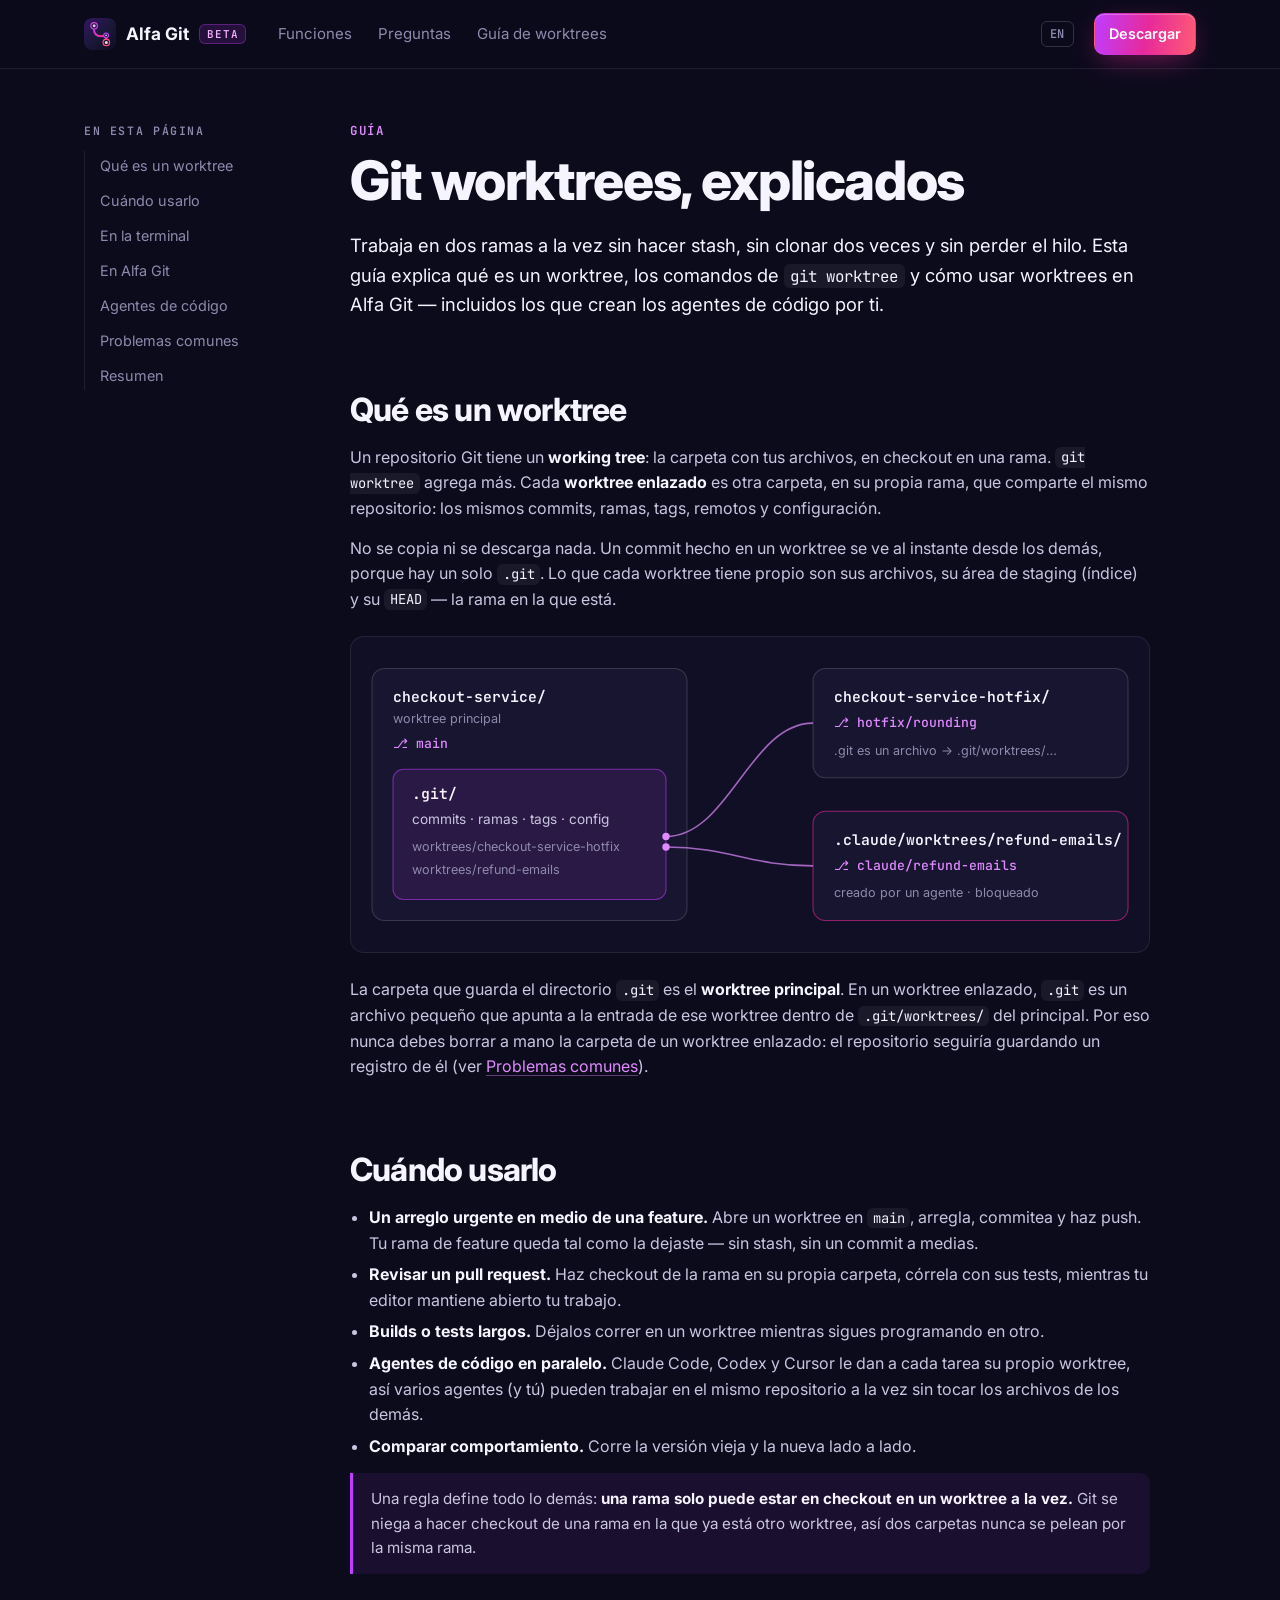
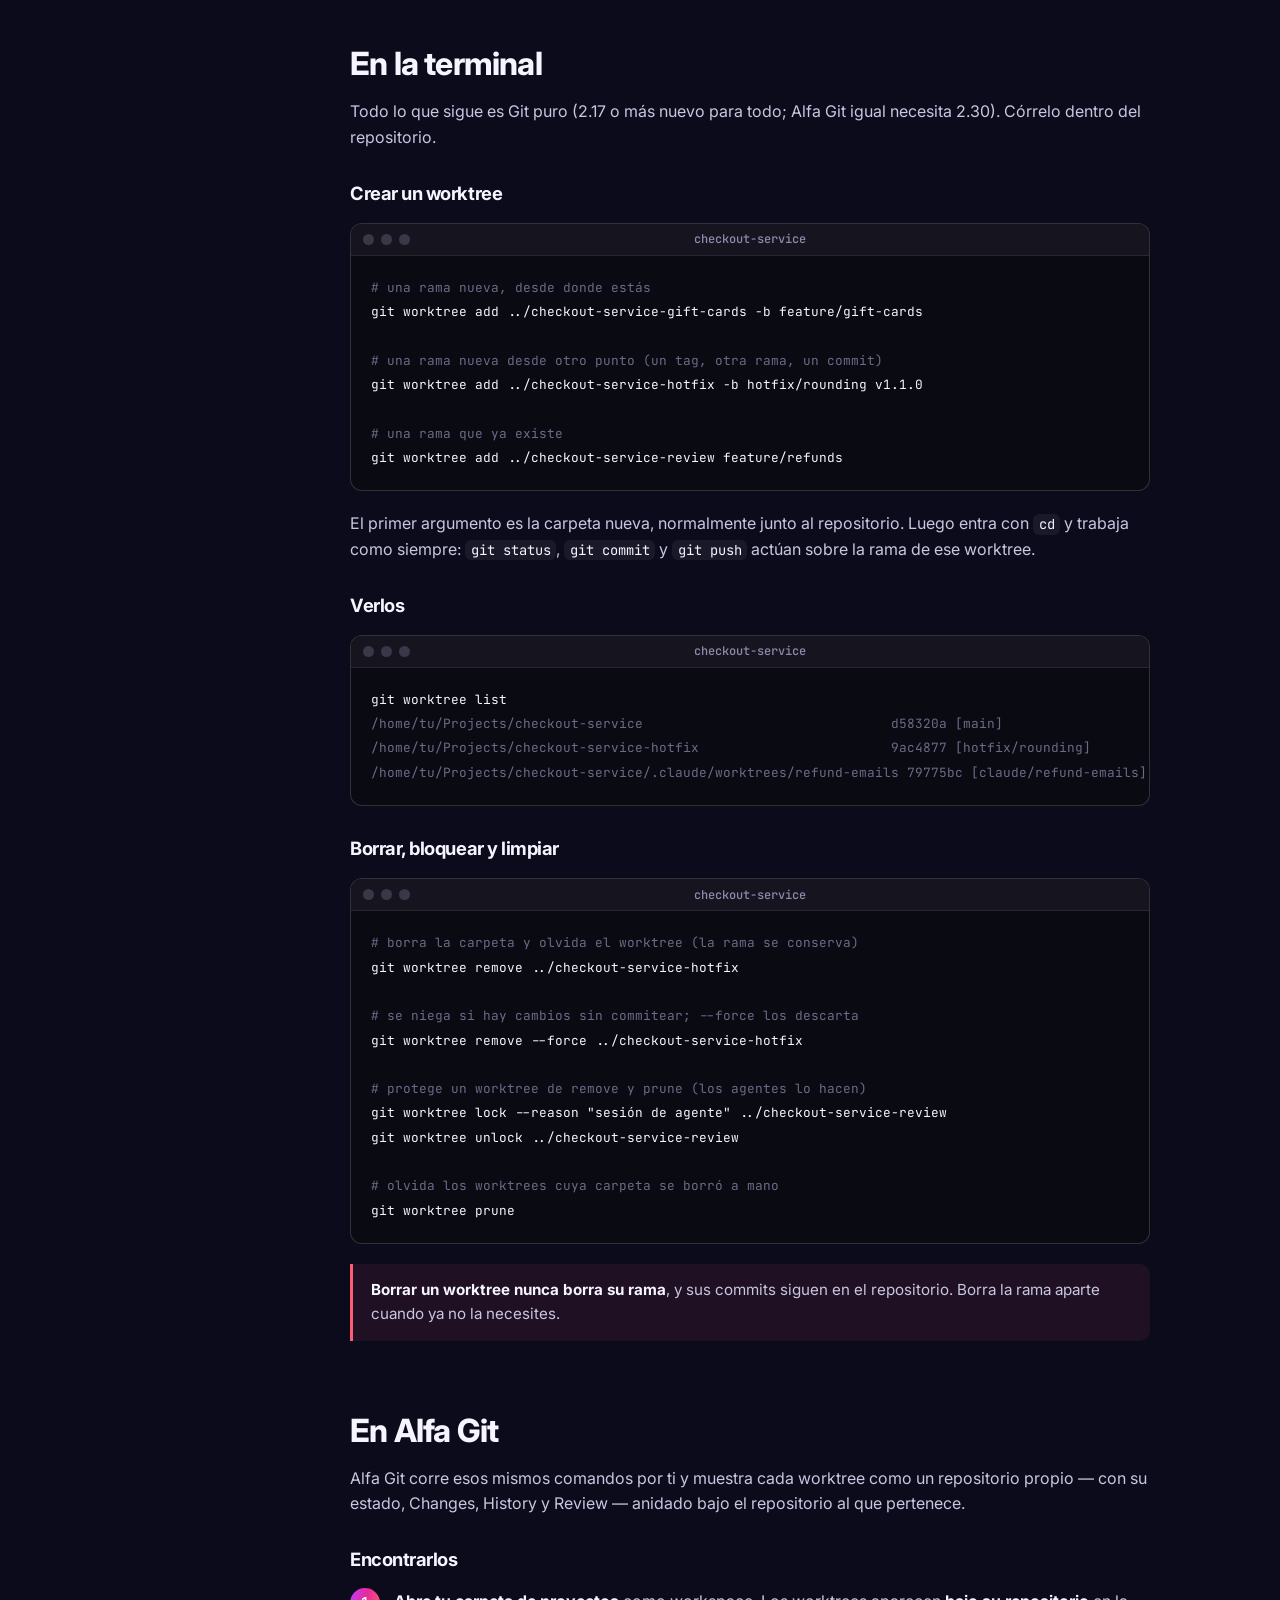
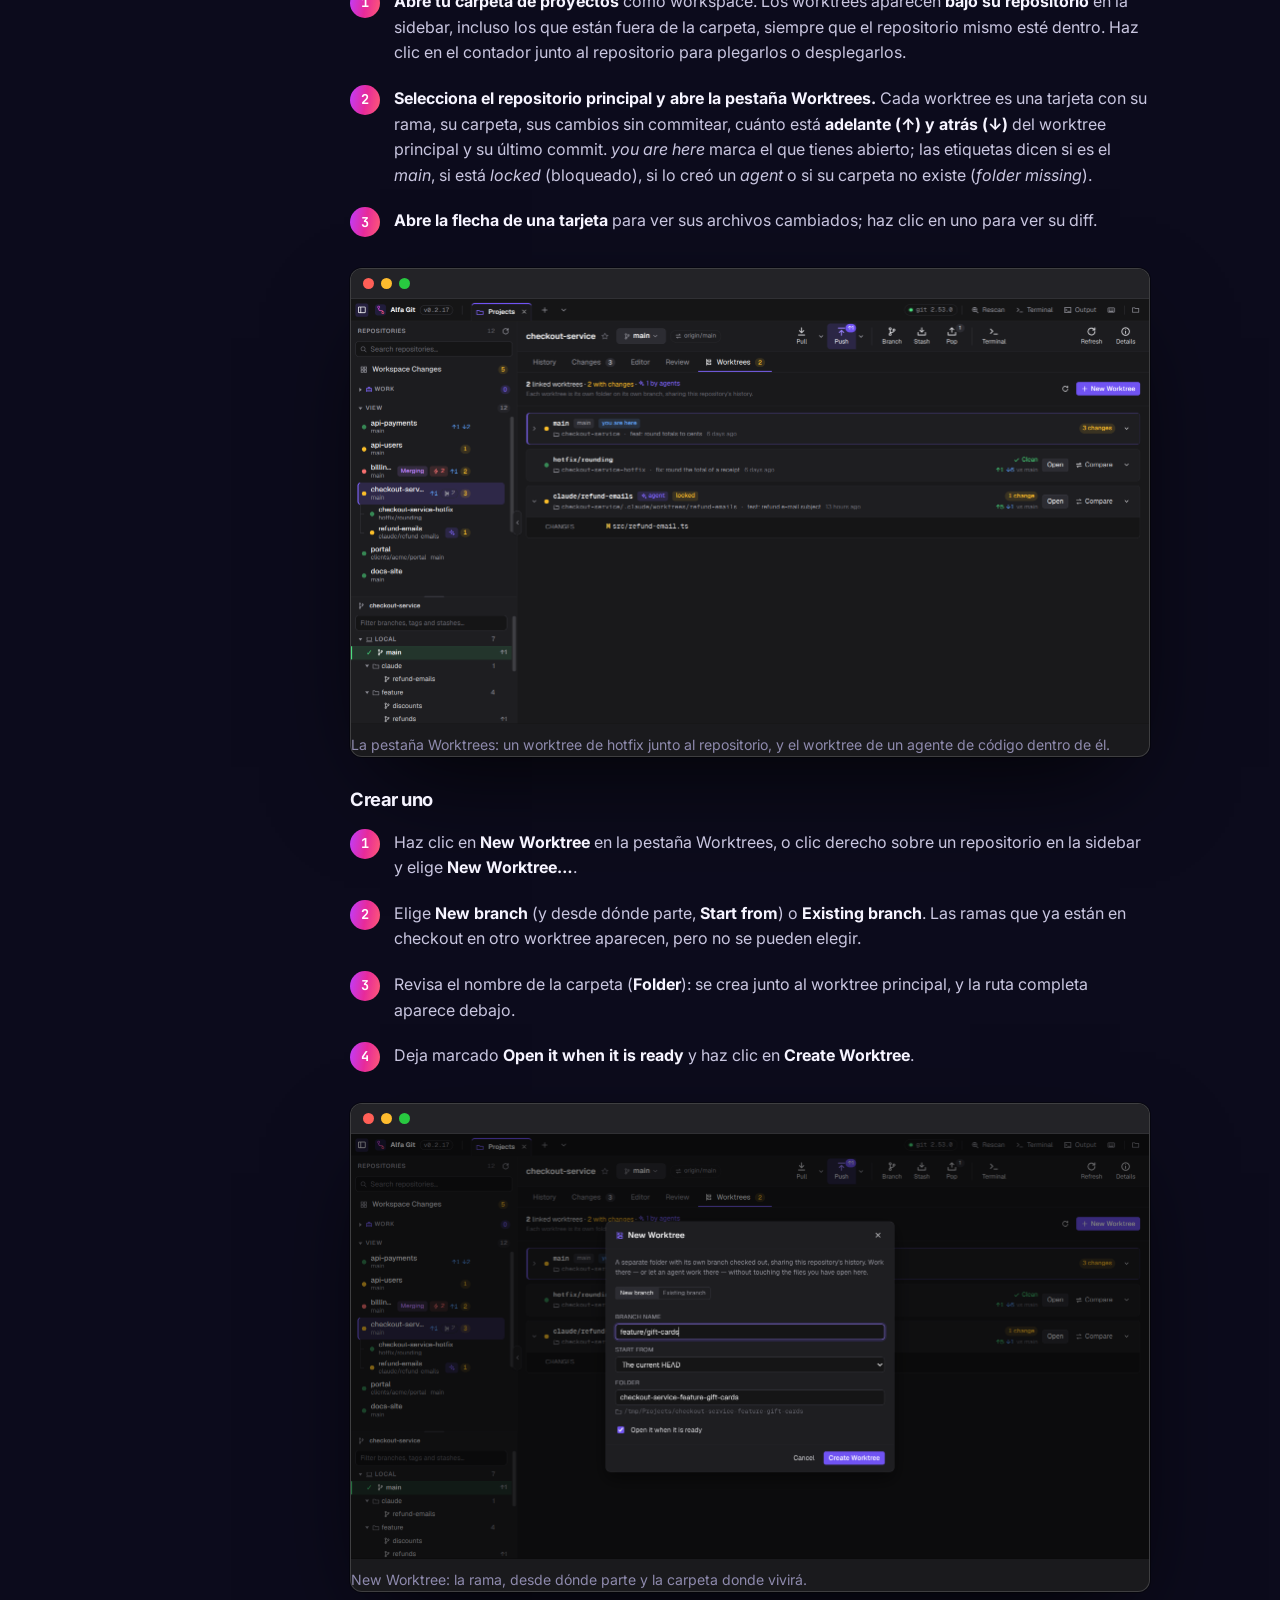
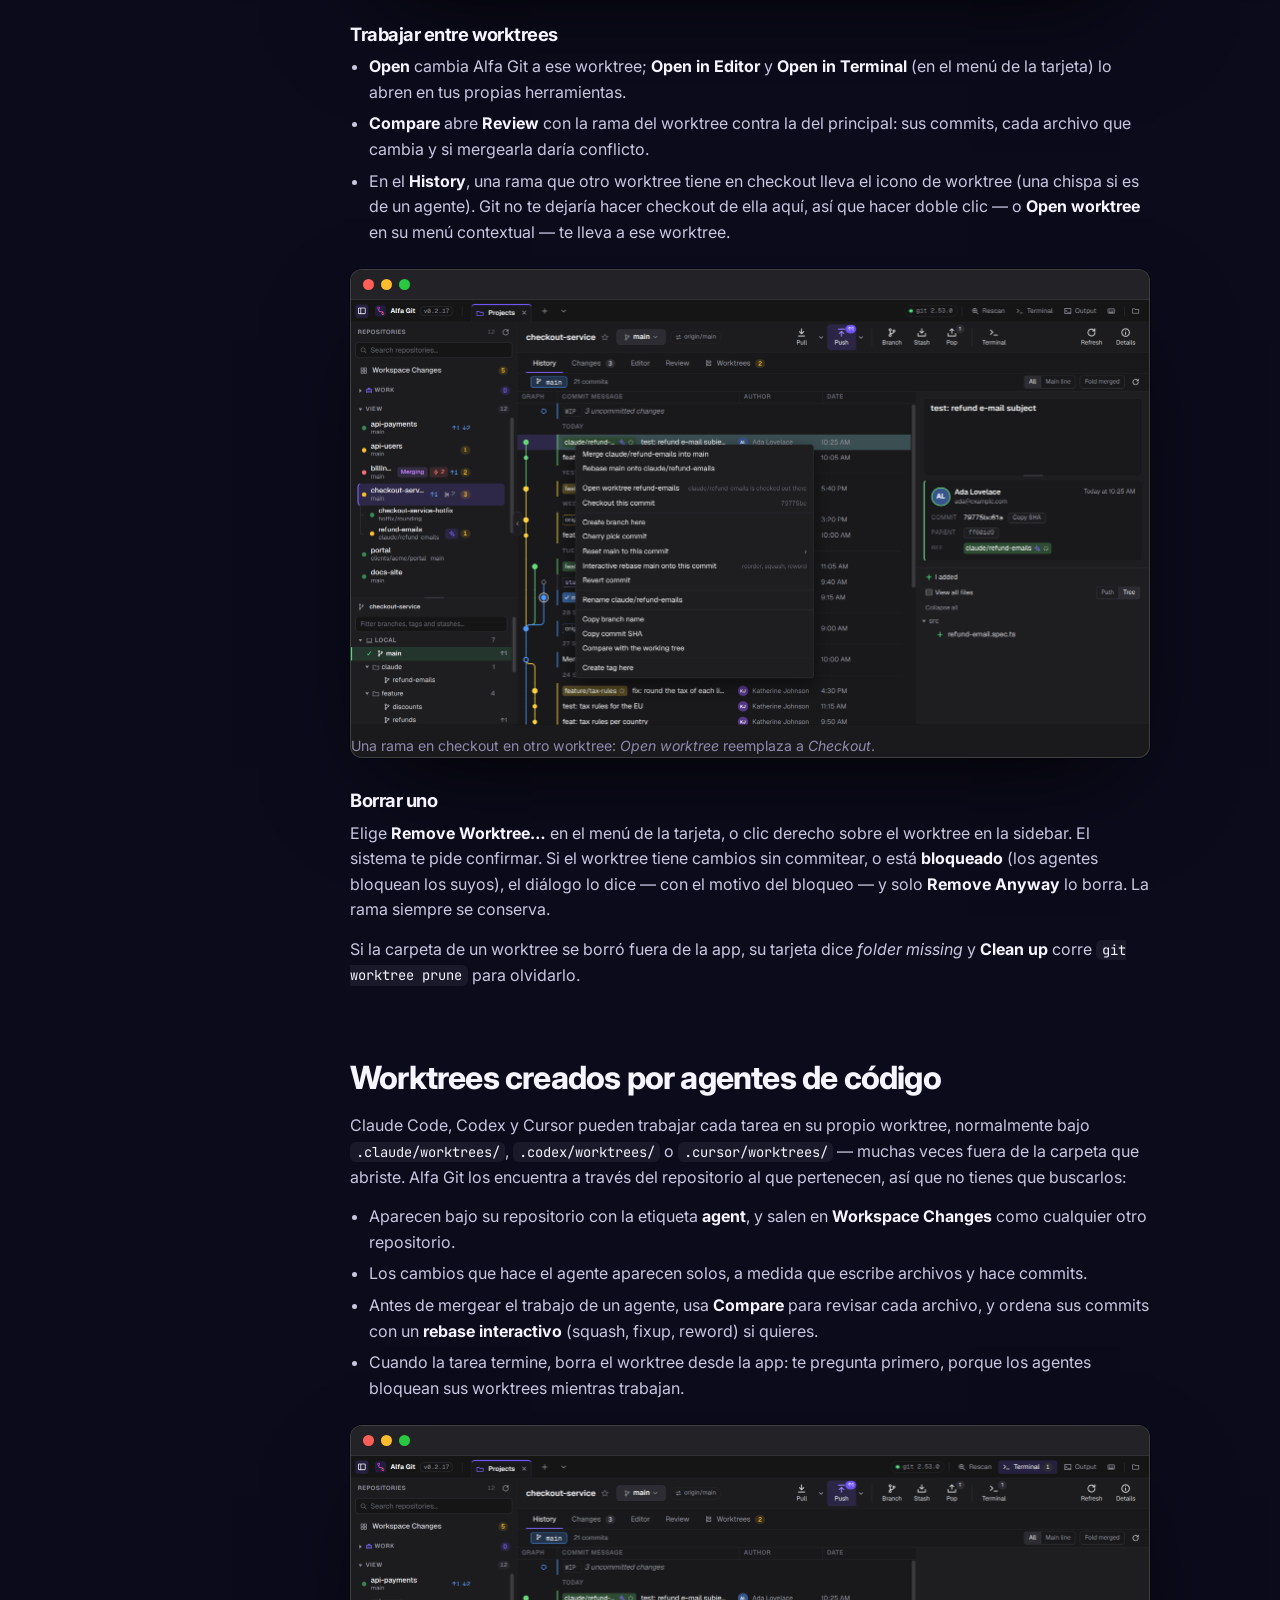
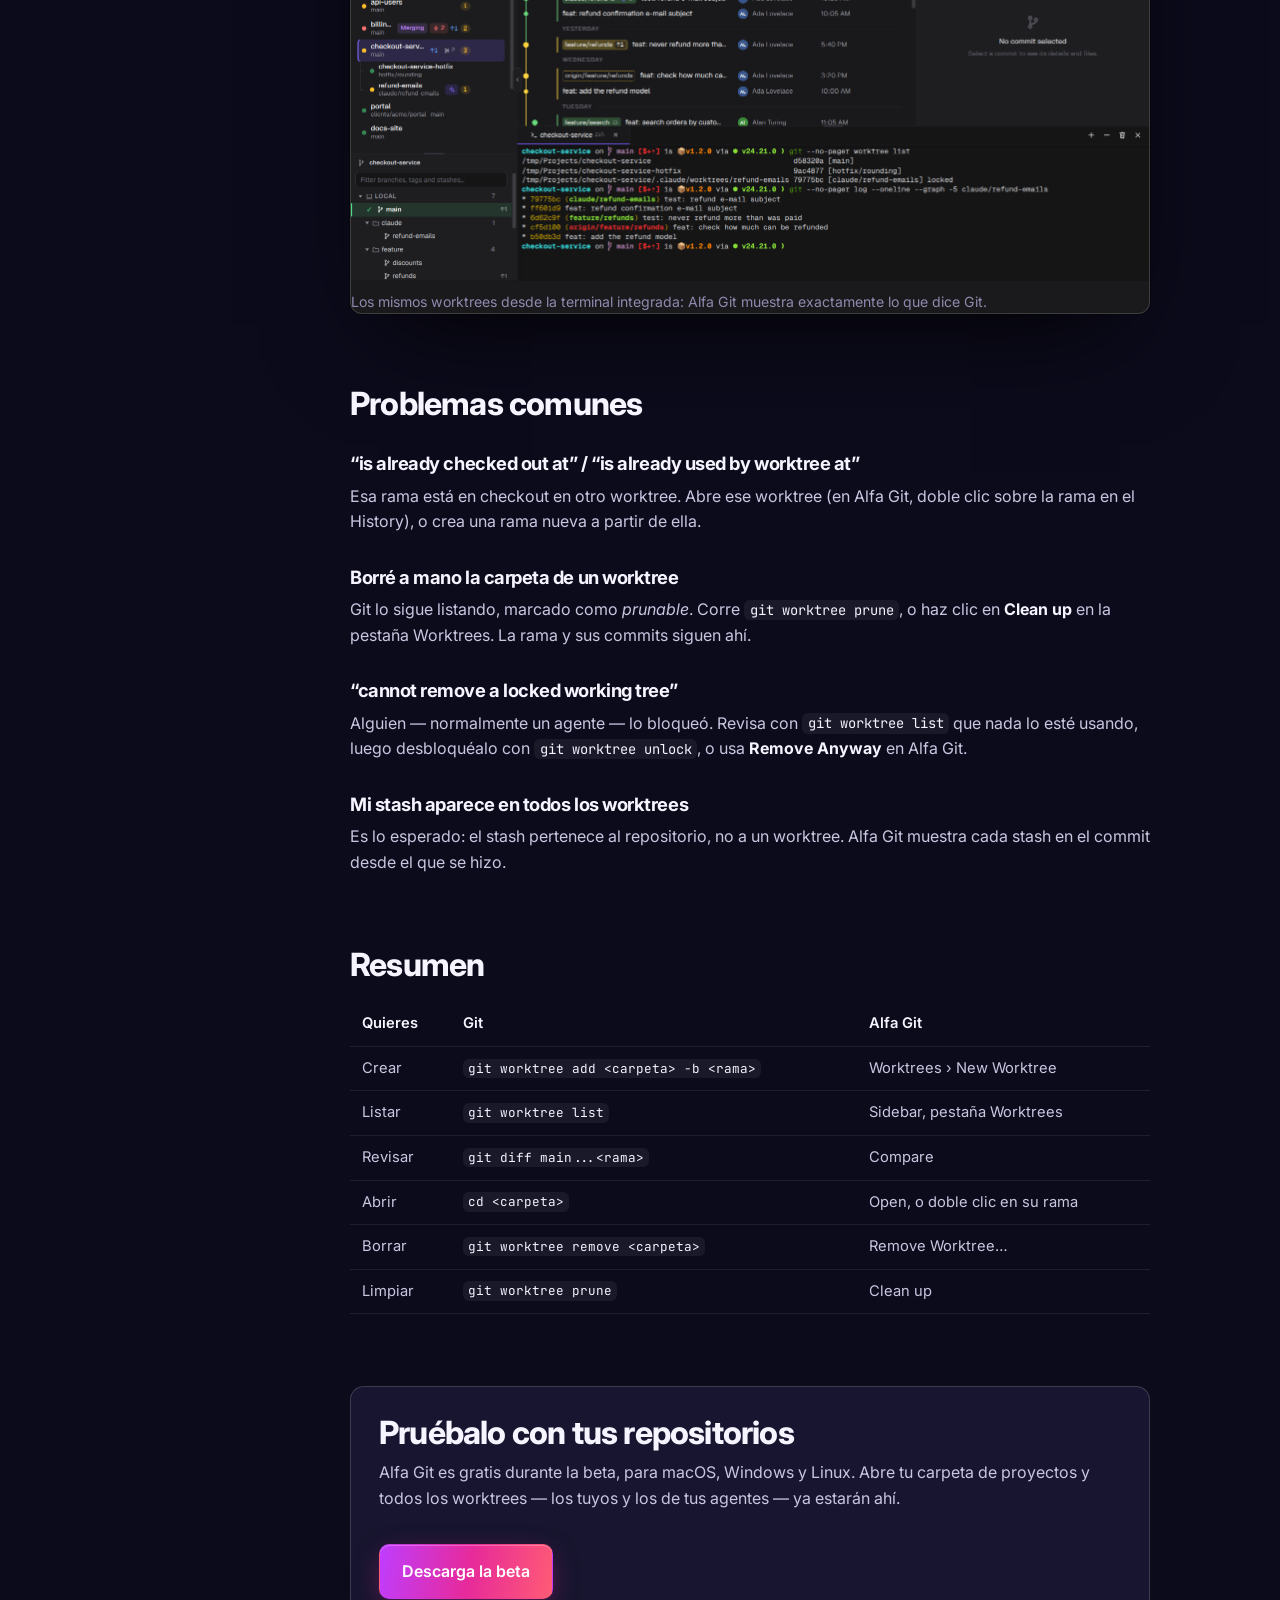
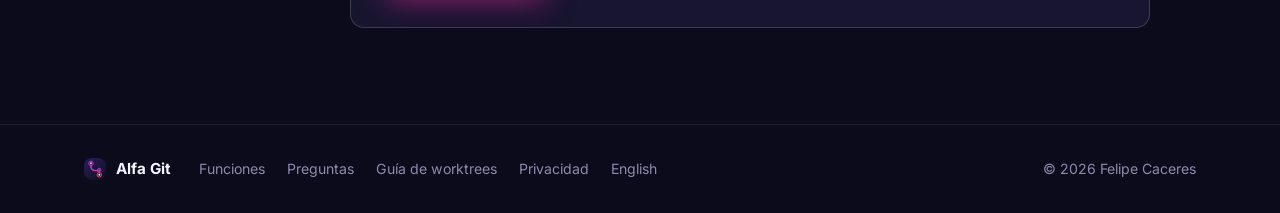
<file: es/guides/worktrees/index.html>
<!doctype html>
<html lang="es">
<head>
  <meta charset="utf-8">
  <meta name="viewport" content="width=device-width, initial-scale=1">
  <title>Git worktrees, explicados — guía de Alfa Git</title>
  <meta name="description" content="Qué es un worktree de Git, cuándo usarlo, los comandos de git worktree, y cómo crear, comparar y borrar worktrees — incluidos los que crean Claude Code o Codex — en Alfa Git.">
  <meta name="robots" content="index, follow, max-image-preview:large">
  <meta name="theme-color" content="#110f26">
  <link rel="canonical" href="https://alfagit.com/es/guides/worktrees/">
  <link rel="alternate" hreflang="en" href="https://alfagit.com/guides/worktrees/">
  <link rel="alternate" hreflang="es" href="https://alfagit.com/es/guides/worktrees/">
  <link rel="alternate" hreflang="x-default" href="https://alfagit.com/guides/worktrees/">
  <meta property="og:type" content="article">
  <meta property="og:site_name" content="Alfa Git">
  <meta property="og:url" content="https://alfagit.com/es/guides/worktrees/">
  <meta property="og:title" content="Git worktrees, explicados">
  <meta property="og:description" content="Varias ramas en checkout a la vez, una carpeta cada una. Cómo funcionan los worktrees en Git y en Alfa Git.">
  <meta property="og:image" content="https://alfagit.com/assets/worktrees.png">
  <meta property="og:image:width" content="1600">
  <meta property="og:image:height" content="851">
  <meta property="og:locale" content="es_ES">
  <meta name="twitter:card" content="summary_large_image">
  <link rel="icon" href="../../../assets/icon.svg" type="image/svg+xml">
  <link rel="preconnect" href="https://fonts.googleapis.com">
  <link rel="preconnect" href="https://fonts.gstatic.com" crossorigin>
  <link href="https://fonts.googleapis.com/css2?family=Inter:wght@400;500;600;700;800&family=JetBrains+Mono:wght@400;500&display=swap" rel="stylesheet">
  <link rel="stylesheet" href="../../../styles.css?v=6a251a4812">
</head>
<body>
  <a class="skip" href="#main">Saltar al contenido</a>

  <header class="nav nav--scrolled" id="top">
    <div class="container nav__inner">
      <a class="brand" href="../../" aria-label="Alfa Git, inicio">
        <img src="../../../assets/icon.svg" alt="" width="32" height="32">
        <span>Alfa Git</span>
        <span class="tag">Beta</span>
      </a>
      <nav class="nav__links" aria-label="Principal">
        <a href="../../#features">Funciones</a>
        <a href="../../#faq">Preguntas</a>
        <a href="./" aria-current="page">Guía de worktrees</a>
      </nav>
      <div class="nav__actions">
        <a class="lang" href="../../../guides/worktrees/" hreflang="en" lang="en" title="English">EN</a>
        <a class="btn btn--primary btn--sm" href="../../#download">Descargar</a>
      </div>
    </div>
  </header>

  <main id="main" class="container guide">
    <aside class="guide__toc" aria-label="En esta página">
      <p>En esta página</p>
      <ol>
        <li><a href="#what">Qué es un worktree</a></li>
        <li><a href="#why">Cuándo usarlo</a></li>
        <li><a href="#terminal">En la terminal</a></li>
        <li><a href="#alfa-git">En Alfa Git</a></li>
        <li><a href="#agents">Agentes de código</a></li>
        <li><a href="#problems">Problemas comunes</a></li>
        <li><a href="#cheatsheet">Resumen</a></li>
      </ol>
    </aside>

    <article class="guide__body">
      <p class="eyebrow">Guía</p>
      <h1>Git worktrees, explicados</h1>
      <p class="guide__lead">Trabaja en dos ramas a la vez sin hacer stash, sin clonar dos veces y sin perder el hilo.
        Esta guía explica qué es un worktree, los comandos de <code>git worktree</code> y cómo usar worktrees en Alfa Git
        — incluidos los que crean los agentes de código por ti.</p>

      <section id="what" aria-labelledby="what-title">
        <h2 id="what-title">Qué es un worktree</h2>
        <p>Un repositorio Git tiene un <strong>working tree</strong>: la carpeta con tus archivos, en checkout en una
          rama. <code>git worktree</code> agrega más. Cada <strong>worktree enlazado</strong> es otra carpeta, en su
          propia rama, que comparte el mismo repositorio: los mismos commits, ramas, tags, remotos y configuración.</p>
        <p>No se copia ni se descarga nada. Un commit hecho en un worktree se ve al instante desde los demás, porque hay
          un solo <code>.git</code>. Lo que cada worktree tiene propio son sus archivos, su área de staging (índice) y su
          <code>HEAD</code> — la rama en la que está.</p>

        <figure class="diagram" role="img" aria-label="Diagrama: la carpeta checkout-service guarda el repositorio .git y está en main. Dos worktrees enlazados, checkout-service-hotfix en hotfix/rounding y .claude/worktrees/refund-emails en claude/refund-emails, apuntan a él.">
          <svg viewBox="0 0 760 300" xmlns="http://www.w3.org/2000/svg" aria-hidden="true">
            <rect class="d-box" x="20" y="30" width="300" height="240" rx="12"/>
            <text class="d-title" x="40" y="62">checkout-service/</text>
            <text class="d-muted" x="40" y="82">worktree principal</text>
            <text class="d-branch" x="40" y="106">⎇ main</text>
            <rect class="d-git" x="40" y="126" width="260" height="124" rx="10"/>
            <text class="d-title" x="58" y="154">.git/</text>
            <text class="d-text" x="58" y="178">commits · ramas · tags · config</text>
            <text class="d-muted" x="58" y="204">worktrees/checkout-service-hotfix</text>
            <text class="d-muted" x="58" y="226">worktrees/refund-emails</text>

            <rect class="d-box" x="440" y="30" width="300" height="104" rx="12"/>
            <text class="d-title" x="460" y="62">checkout-service-hotfix/</text>
            <text class="d-branch" x="460" y="86">⎇ hotfix/rounding</text>
            <text class="d-muted" x="460" y="112">.git es un archivo → .git/worktrees/…</text>

            <rect class="d-box d-agent" x="440" y="166" width="300" height="104" rx="12"/>
            <text class="d-title" x="460" y="198">.claude/worktrees/refund-emails/</text>
            <text class="d-branch" x="460" y="222">⎇ claude/refund-emails</text>
            <text class="d-muted" x="460" y="248">creado por un agente · bloqueado</text>

            <path class="d-line" d="M440 82 C 380 82, 360 190, 300 190"/>
            <path class="d-line" d="M440 218 C 380 218, 360 200, 300 200"/>
            <circle cx="300" cy="190" r="3.5" fill="#e08aff"/>
            <circle cx="300" cy="200" r="3.5" fill="#e08aff"/>
          </svg>
        </figure>

        <p>La carpeta que guarda el directorio <code>.git</code> es el <strong>worktree principal</strong>. En un
          worktree enlazado, <code>.git</code> es un archivo pequeño que apunta a la entrada de ese worktree dentro de <code>.git/worktrees/</code> del principal. Por eso nunca debes borrar
          a mano la carpeta de un worktree enlazado: el repositorio seguiría guardando un registro de él (ver
          <a class="link" href="#problems">Problemas comunes</a>).</p>
      </section>

      <section id="why" aria-labelledby="why-title">
        <h2 id="why-title">Cuándo usarlo</h2>
        <ul>
          <li><strong>Un arreglo urgente en medio de una feature.</strong> Abre un worktree en <code>main</code>,
            arregla, commitea y haz push. Tu rama de feature queda tal como la dejaste — sin stash, sin un commit a
            medias.</li>
          <li><strong>Revisar un pull request.</strong> Haz checkout de la rama en su propia carpeta, córrela con sus
            tests, mientras tu editor mantiene abierto tu trabajo.</li>
          <li><strong>Builds o tests largos.</strong> Déjalos correr en un worktree mientras sigues programando en
            otro.</li>
          <li><strong>Agentes de código en paralelo.</strong> Claude Code, Codex y Cursor le dan a cada tarea su propio
            worktree, así varios agentes (y tú) pueden trabajar en el mismo repositorio a la vez sin tocar los archivos
            de los demás.</li>
          <li><strong>Comparar comportamiento.</strong> Corre la versión vieja y la nueva lado a lado.</li>
        </ul>
        <p class="callout">Una regla define todo lo demás: <strong>una rama solo puede estar en checkout en un worktree
          a la vez.</strong> Git se niega a hacer checkout de una rama en la que ya está otro worktree, así dos carpetas
          nunca se pelean por la misma rama.</p>
      </section>

      <section id="terminal" aria-labelledby="terminal-title">
        <h2 id="terminal-title">En la terminal</h2>
        <p>Todo lo que sigue es Git puro (2.17 o más nuevo para todo; Alfa Git igual necesita 2.30). Córrelo dentro del
          repositorio.</p>

        <h3>Crear un worktree</h3>
        <div class="terminal" role="img" aria-label="Comandos para crear worktrees">
          <div class="terminal__bar"><i></i><i></i><i></i><span>checkout-service</span></div>
          <pre><span class="t-dim"># una rama nueva, desde donde estás</span>
git worktree add ../checkout-service-gift-cards -b feature/gift-cards

<span class="t-dim"># una rama nueva desde otro punto (un tag, otra rama, un commit)</span>
git worktree add ../checkout-service-hotfix -b hotfix/rounding v1.1.0

<span class="t-dim"># una rama que ya existe</span>
git worktree add ../checkout-service-review feature/refunds</pre>
        </div>
        <p>El primer argumento es la carpeta nueva, normalmente junto al repositorio. Luego entra con <code>cd</code> y
          trabaja como siempre: <code>git status</code>, <code>git commit</code> y <code>git push</code> actúan sobre la
          rama de ese worktree.</p>

        <h3>Verlos</h3>
        <div class="terminal" role="img" aria-label="Salida de git worktree list">
          <div class="terminal__bar"><i></i><i></i><i></i><span>checkout-service</span></div>
          <pre>git worktree list
<span class="t-dim">/home/tu/Projects/checkout-service                               d58320a [main]
/home/tu/Projects/checkout-service-hotfix                        9ac4877 [hotfix/rounding]
/home/tu/Projects/checkout-service/.claude/worktrees/refund-emails 79775bc [claude/refund-emails] locked</span></pre>
        </div>

        <h3>Borrar, bloquear y limpiar</h3>
        <div class="terminal" role="img" aria-label="Comandos para borrar, bloquear y limpiar worktrees">
          <div class="terminal__bar"><i></i><i></i><i></i><span>checkout-service</span></div>
          <pre><span class="t-dim"># borra la carpeta y olvida el worktree (la rama se conserva)</span>
git worktree remove ../checkout-service-hotfix

<span class="t-dim"># se niega si hay cambios sin commitear; --force los descarta</span>
git worktree remove --force ../checkout-service-hotfix

<span class="t-dim"># protege un worktree de remove y prune (los agentes lo hacen)</span>
git worktree lock --reason "sesión de agente" ../checkout-service-review
git worktree unlock ../checkout-service-review

<span class="t-dim"># olvida los worktrees cuya carpeta se borró a mano</span>
git worktree prune</pre>
        </div>
        <p class="callout callout--warn"><strong>Borrar un worktree nunca borra su rama</strong>, y sus commits siguen en
          el repositorio. Borra la rama aparte cuando ya no la necesites.</p>
      </section>

      <section id="alfa-git" aria-labelledby="alfa-git-title">
        <h2 id="alfa-git-title">En Alfa Git</h2>
        <p>Alfa Git corre esos mismos comandos por ti y muestra cada worktree como un repositorio propio — con su
          estado, Changes, History y Review — anidado bajo el repositorio al que pertenece.</p>

        <h3>Encontrarlos</h3>
        <ol class="steps">
          <li><strong>Abre tu carpeta de proyectos</strong> como workspace. Los worktrees aparecen <strong>bajo su
            repositorio</strong> en la sidebar, incluso los que están fuera de la carpeta, siempre que el repositorio mismo esté dentro. Haz clic en el contador junto
            al repositorio para plegarlos o desplegarlos.</li>
          <li><strong>Selecciona el repositorio principal y abre la pestaña Worktrees.</strong> Cada worktree es una
            tarjeta con su rama, su carpeta, sus cambios sin commitear, cuánto está <strong>adelante (↑) y atrás
            (↓)</strong> del worktree principal y su último commit. <em>you are here</em> marca el que tienes abierto;
            las etiquetas dicen si es el <em>main</em>, si está <em>locked</em> (bloqueado), si lo creó un
            <em>agent</em> o si su carpeta no existe (<em>folder missing</em>).</li>
          <li><strong>Abre la flecha de una tarjeta</strong> para ver sus archivos cambiados; haz clic en uno para ver su
            diff.</li>
        </ol>
        <figure class="window guide__figure">
          <div class="window__bar" aria-hidden="true"><i></i><i></i><i></i></div>
          <img src="../../../assets/worktrees.png" width="1600" height="851" loading="lazy"
               alt="Pestaña Worktrees de checkout-service: el worktree principal, un worktree de hotfix y un worktree bloqueado de un agente con un archivo cambiado">
          <figcaption>La pestaña Worktrees: un worktree de hotfix junto al repositorio, y el worktree de un agente de código dentro de él.</figcaption>
        </figure>

        <h3>Crear uno</h3>
        <ol class="steps">
          <li>Haz clic en <strong>New Worktree</strong> en la pestaña Worktrees, o clic derecho sobre un repositorio en la
            sidebar y elige <strong>New Worktree…</strong>.</li>
          <li>Elige <strong>New branch</strong> (y desde dónde parte, <strong>Start from</strong>) o <strong>Existing
            branch</strong>. Las ramas que ya están en checkout en otro worktree aparecen, pero no se pueden
            elegir.</li>
          <li>Revisa el nombre de la carpeta (<strong>Folder</strong>): se crea junto al worktree principal, y la ruta
            completa aparece debajo.</li>
          <li>Deja marcado <strong>Open it when it is ready</strong> y haz clic en <strong>Create Worktree</strong>.</li>
        </ol>
        <figure class="window guide__figure">
          <div class="window__bar" aria-hidden="true"><i></i><i></i><i></i></div>
          <img src="../../../assets/worktree-new.png" width="1600" height="851" loading="lazy"
               alt="Diálogo New Worktree con la rama nueva feature/gift-cards y la carpeta checkout-service-feature-gift-cards">
          <figcaption>New Worktree: la rama, desde dónde parte y la carpeta donde vivirá.</figcaption>
        </figure>

        <h3>Trabajar entre worktrees</h3>
        <ul>
          <li><strong>Open</strong> cambia Alfa Git a ese worktree; <strong>Open in Editor</strong> y <strong>Open in
            Terminal</strong> (en el menú de la tarjeta) lo abren en tus propias herramientas.</li>
          <li><strong>Compare</strong> abre <strong>Review</strong> con la rama del worktree contra la del principal: sus
            commits, cada archivo que cambia y si mergearla daría conflicto.</li>
          <li>En el <strong>History</strong>, una rama que otro worktree tiene en checkout lleva el icono de worktree
            (una chispa si es de un agente). Git no te dejaría hacer checkout de ella aquí, así que hacer doble clic — o
            <strong>Open worktree</strong> en su menú contextual — te lleva a ese worktree.</li>
        </ul>
        <figure class="window guide__figure">
          <div class="window__bar" aria-hidden="true"><i></i><i></i><i></i></div>
          <img src="../../../assets/worktree-graph.png" width="1600" height="851" loading="lazy"
               alt="Menú contextual sobre la rama claude/refund-emails en el History, con Open worktree refund-emails">
          <figcaption>Una rama en checkout en otro worktree: <em>Open worktree</em> reemplaza a <em>Checkout</em>.</figcaption>
        </figure>

        <h3>Borrar uno</h3>
        <p>Elige <strong>Remove Worktree…</strong> en el menú de la tarjeta, o clic derecho sobre el worktree en la
          sidebar. El sistema te pide confirmar. Si el worktree tiene cambios sin commitear, o está
          <strong>bloqueado</strong> (los agentes bloquean los suyos), el diálogo lo dice — con el motivo del bloqueo — y
          solo <strong>Remove Anyway</strong> lo borra. La rama siempre se conserva.</p>
        <p>Si la carpeta de un worktree se borró fuera de la app, su tarjeta dice <em>folder missing</em> y
          <strong>Clean up</strong> corre <code>git worktree prune</code> para olvidarlo.</p>
      </section>

      <section id="agents" aria-labelledby="agents-title">
        <h2 id="agents-title">Worktrees creados por agentes de código</h2>
        <p>Claude Code, Codex y Cursor pueden trabajar cada tarea en su propio worktree, normalmente bajo
          <code>.claude/worktrees/</code>, <code>.codex/worktrees/</code> o <code>.cursor/worktrees/</code> — muchas veces
          fuera de la carpeta que abriste. Alfa Git los encuentra a través del repositorio al que pertenecen, así que no
          tienes que buscarlos:</p>
        <ul>
          <li>Aparecen bajo su repositorio con la etiqueta <strong>agent</strong>, y salen en <strong>Workspace
            Changes</strong> como cualquier otro repositorio.</li>
          <li>Los cambios que hace el agente aparecen solos, a medida que escribe archivos y hace commits.</li>
          <li>Antes de mergear el trabajo de un agente, usa <strong>Compare</strong> para revisar cada archivo, y ordena
            sus commits con un <strong>rebase interactivo</strong> (squash, fixup, reword) si quieres.</li>
          <li>Cuando la tarea termine, borra el worktree desde la app: te pregunta primero, porque los agentes bloquean
            sus worktrees mientras trabajan.</li>
        </ul>
        <figure class="window guide__figure">
          <div class="window__bar" aria-hidden="true"><i></i><i></i><i></i></div>
          <img src="../../../assets/terminal.png" width="1600" height="851" loading="lazy"
               alt="La terminal integrada corriendo git worktree list y el log de la rama del agente">
          <figcaption>Los mismos worktrees desde la terminal integrada: Alfa Git muestra exactamente lo que dice Git.</figcaption>
        </figure>
      </section>

      <section id="problems" aria-labelledby="problems-title">
        <h2 id="problems-title">Problemas comunes</h2>
        <h3>“is already checked out at” / “is already used by worktree at”</h3>
        <p>Esa rama está en checkout en otro worktree. Abre ese worktree (en Alfa Git, doble clic sobre la rama en el
          History), o crea una rama nueva a partir de ella.</p>
        <h3>Borré a mano la carpeta de un worktree</h3>
        <p>Git lo sigue listando, marcado como <em>prunable</em>. Corre <code>git worktree prune</code>, o haz clic en
          <strong>Clean up</strong> en la pestaña Worktrees. La rama y sus commits siguen ahí.</p>
        <h3>“cannot remove a locked working tree”</h3>
        <p>Alguien — normalmente un agente — lo bloqueó. Revisa con <code>git worktree list</code> que nada lo esté
          usando, luego desbloquéalo con <code>git worktree unlock</code>, o usa <strong>Remove Anyway</strong> en Alfa
          Git.</p>
        <h3>Mi stash aparece en todos los worktrees</h3>
        <p>Es lo esperado: el stash pertenece al repositorio, no a un worktree. Alfa Git muestra cada stash en el commit
          desde el que se hizo.</p>
      </section>

      <section id="cheatsheet" aria-labelledby="cheatsheet-title">
        <h2 id="cheatsheet-title">Resumen</h2>
        <div class="table-wrap">
          <table>
            <thead>
              <tr><th scope="col">Quieres</th><th scope="col">Git</th><th scope="col">Alfa Git</th></tr>
            </thead>
            <tbody>
              <tr><td>Crear</td><td><code>git worktree add &lt;carpeta&gt; -b &lt;rama&gt;</code></td><td>Worktrees › New Worktree</td></tr>
              <tr><td>Listar</td><td><code>git worktree list</code></td><td>Sidebar, pestaña Worktrees</td></tr>
              <tr><td>Revisar</td><td><code>git diff main...&lt;rama&gt;</code></td><td>Compare</td></tr>
              <tr><td>Abrir</td><td><code>cd &lt;carpeta&gt;</code></td><td>Open, o doble clic en su rama</td></tr>
              <tr><td>Borrar</td><td><code>git worktree remove &lt;carpeta&gt;</code></td><td>Remove Worktree…</td></tr>
              <tr><td>Limpiar</td><td><code>git worktree prune</code></td><td>Clean up</td></tr>
            </tbody>
          </table>
        </div>
      </section>

      <aside class="guide__next">
        <h2>Pruébalo con tus repositorios</h2>
        <p>Alfa Git es gratis durante la beta, para macOS, Windows y Linux. Abre tu carpeta de proyectos y todos los
          worktrees — los tuyos y los de tus agentes — ya estarán ahí.</p>
        <a class="btn btn--primary btn--lg" href="../../#download">Descarga la beta</a>
      </aside>
    </article>
  </main>

  <footer class="footer">
    <div class="container footer__inner">
      <a class="brand brand--sm" href="../../">
        <img src="../../../assets/icon.svg" alt="" width="22" height="22">
        <span>Alfa Git</span>
      </a>
      <nav aria-label="Pie de página">
        <a href="../../#features">Funciones</a>
        <a href="../../#faq">Preguntas</a>
        <a href="./">Guía de worktrees</a>
        <a href="../../privacy/">Privacidad</a>
        <a href="../../../guides/worktrees/" hreflang="en" lang="en">English</a>
      </nav>
      <p>© 2026 Felipe Caceres</p>
    </div>
  </footer>
</body>
</html>
</file>
<file: styles.css>
:root {
  color-scheme: dark;
  --bg: #0c0b1c;
  --bg-2: #110f26;
  --surface: #17152f;
  --surface-2: #1d1a3b;
  --border: rgba(255, 255, 255, 0.08);
  --border-strong: rgba(255, 255, 255, 0.16);
  --text: #c9c6e0;
  --text-strong: #f6f4ff;
  --text-muted: #8e8aad;
  --violet: #bf3dff;
  --magenta: #e72a9a;
  --coral: #ff5b75;
  --ok: #4ade80;
  --err: #ff6b81;
  --grad: linear-gradient(100deg, #bf3dff 0%, #e72a9a 52%, #ff5b75 100%);
  --radius: 14px;
  --container: 1160px;
  --font: 'Inter', system-ui, -apple-system, 'Segoe UI', sans-serif;
  --mono: 'JetBrains Mono', ui-monospace, 'SF Mono', Menlo, monospace;
}

*, *::before, *::after { box-sizing: border-box; }
html { scroll-behavior: smooth; scroll-padding-top: 80px; }
body {
  margin: 0;
  background: var(--bg);
  color: var(--text);
  font: 16px/1.6 var(--font);
  -webkit-font-smoothing: antialiased;
  overflow-x: hidden;
}
img { max-width: 100%; height: auto; display: block; }
a { color: inherit; text-decoration: none; }
code {
  font-family: var(--mono);
  font-size: 0.86em;
  padding: 0.1em 0.4em;
  border-radius: 6px;
  background: rgba(255, 255, 255, 0.06);
  color: var(--text-strong);
}
kbd {
  font-family: var(--mono);
  font-size: 0.8em;
  padding: 0.05em 0.4em;
  border: 1px solid var(--border);
  border-bottom-width: 2px;
  border-radius: 5px;
  background: rgba(255, 255, 255, 0.04);
  color: var(--text-strong);
}
h1, h2, h3, h4 { color: var(--text-strong); margin: 0; letter-spacing: -0.025em; line-height: 1.1; }
h1 { font-size: clamp(2.6rem, 7vw, 5rem); font-weight: 800; }
h2 { font-size: clamp(1.9rem, 4.2vw, 3rem); font-weight: 750; }
h3 { font-size: clamp(1.5rem, 2.6vw, 2rem); font-weight: 700; }
h4 { font-size: 1.05rem; font-weight: 600; letter-spacing: -0.01em; }
p { margin: 0; }
:focus-visible { outline: 2px solid var(--violet); outline-offset: 3px; border-radius: 6px; }

.container { width: 100%; max-width: var(--container); margin: 0 auto; padding: 0 24px; }
.center { text-align: center; margin-left: auto; margin-right: auto; }
.muted { color: var(--text-muted); }
.grad { background: var(--grad); -webkit-background-clip: text; background-clip: text; color: transparent; }
.skip { position: absolute; left: -999px; top: 8px; }
.skip:focus { left: 8px; z-index: 100; background: var(--surface); padding: 8px 12px; border-radius: 8px; }

.eyebrow {
  font: 600 0.78rem/1 var(--mono);
  text-transform: uppercase;
  letter-spacing: 0.14em;
  color: #e08aff;
  margin-bottom: 14px;
}
.lead { font-size: clamp(1.05rem, 1.6vw, 1.22rem); color: var(--text); max-width: 640px; }
.lead--narrow { max-width: 720px; }
.fineprint { font-size: 0.85rem; color: var(--text-muted); margin-top: 16px; }

/* Buttons */
.btn {
  display: inline-flex; align-items: center; justify-content: center; gap: 10px;
  font-weight: 600; border-radius: 10px; border: 1px solid transparent;
  transition: transform 0.15s ease, box-shadow 0.2s ease, background 0.2s ease, border-color 0.2s ease;
  white-space: nowrap;
}
.btn svg { width: 20px; height: 20px; fill: currentColor; }
.btn--sm { padding: 8px 14px; font-size: 0.9rem; }
.btn--lg { padding: 14px 22px; font-size: 1rem; }
.btn--block { width: 100%; }
.btn--primary {
  background: var(--grad); color: #fff;
  box-shadow: 0 8px 30px -8px rgba(231, 42, 154, 0.6), inset 0 1px 0 rgba(255, 255, 255, 0.25);
}
.btn--primary:hover { transform: translateY(-1px); box-shadow: 0 12px 36px -8px rgba(231, 42, 154, 0.75), inset 0 1px 0 rgba(255, 255, 255, 0.25); }
.btn--ghost { background: rgba(255, 255, 255, 0.04); border-color: var(--border-strong); color: var(--text-strong); }
.btn--ghost:hover { background: rgba(255, 255, 255, 0.08); border-color: rgba(255, 255, 255, 0.28); }

.tag {
  font: 600 0.68rem/1 var(--mono); text-transform: uppercase; letter-spacing: 0.08em;
  padding: 4px 7px; border-radius: 6px; color: #f3b1ff;
  background: rgba(191, 61, 255, 0.14); border: 1px solid rgba(191, 61, 255, 0.35);
}
.tag--lg { font-size: 0.75rem; padding: 6px 10px; }

/* Nav */
.nav {
  position: sticky; top: 0; z-index: 50;
  border-bottom: 1px solid transparent;
  transition: background 0.2s ease, border-color 0.2s ease;
}
.nav--scrolled { background: rgba(12, 11, 28, 0.78); backdrop-filter: blur(14px); -webkit-backdrop-filter: blur(14px); border-bottom-color: var(--border); }
.nav__inner { display: flex; align-items: center; gap: 32px; height: 68px; }
.brand { white-space: nowrap; display: inline-flex; align-items: center; gap: 10px; font-weight: 700; color: var(--text-strong); font-size: 1.08rem; }
.brand img { border-radius: 8px; }
.brand--sm { font-size: 0.95rem; }
.nav__links { display: flex; gap: 26px; font-size: 0.94rem; }
.nav__links a, .link-muted { color: var(--text-muted); transition: color 0.15s; }
.nav__links a:hover, .link-muted:hover { color: var(--text-strong); }
.nav__actions { margin-left: auto; display: flex; align-items: center; gap: 20px; font-size: 0.94rem; }

/* Hero */
.hero { position: relative; padding: 72px 0 40px; text-align: center; }
.hero__glow {
  position: absolute; inset: -140px 0 auto; height: 900px; pointer-events: none; z-index: -1;
  background:
    radial-gradient(600px 360px at 30% 30%, rgba(191, 61, 255, 0.28), transparent 70%),
    radial-gradient(560px 340px at 72% 40%, rgba(255, 91, 117, 0.20), transparent 70%),
    radial-gradient(900px 500px at 50% 80%, rgba(46, 23, 91, 0.9), transparent 70%);
}
.hero__inner { display: flex; flex-direction: column; align-items: center; }
.hero h1 { margin: 22px 0 22px; }
.hero .lead { margin: 0 auto; }
.pill {
  display: inline-flex; align-items: center; gap: 10px;
  font-size: 0.88rem; font-weight: 500; color: var(--text-strong);
  padding: 7px 14px; border-radius: 999px;
  background: rgba(255, 255, 255, 0.05); border: 1px solid var(--border-strong);
}
.pill:hover { border-color: rgba(191, 61, 255, 0.6); }
.pill__dot { width: 8px; height: 8px; border-radius: 50%; background: var(--ok); box-shadow: 0 0 0 4px rgba(74, 222, 128, 0.18); }
.cta { display: flex; flex-wrap: wrap; justify-content: center; gap: 12px; margin-top: 34px; }

/* App window frame */
.window {
  margin: 0; border-radius: 12px; overflow: hidden;
  background: #1a1a1d; border: 1px solid var(--border-strong);
  box-shadow: 0 40px 100px -30px rgba(0, 0, 0, 0.85), 0 0 0 1px rgba(0, 0, 0, 0.4);
}
.window__bar { position: relative; display: flex; gap: 7px; align-items: center; height: 30px; padding: 0 12px; background: #232327; border-bottom: 1px solid rgba(255, 255, 255, 0.06); }
.window__bar i { width: 11px; height: 11px; border-radius: 50%; background: #ff5f57; }
.window__bar i:nth-child(2) { background: #febc2e; }
.window__bar i:nth-child(3) { background: #28c840; }
.window__bar span { position: absolute; left: 0; right: 0; text-align: center; font-size: 0.75rem; color: #8b8b93; pointer-events: none; }
.window--hero { margin-top: 64px; width: 100%; position: relative; }
.window--hero::before {
  content: ''; position: absolute; inset: -1px; border-radius: 12px; padding: 1px; pointer-events: none;
  background: linear-gradient(180deg, rgba(191, 61, 255, 0.7), rgba(255, 91, 117, 0.15) 40%, transparent 70%);
  -webkit-mask: linear-gradient(#000 0 0) content-box, linear-gradient(#000 0 0);
  -webkit-mask-composite: xor; mask-composite: exclude;
}

/* Strip */
.strip { border-top: 1px solid var(--border); border-bottom: 1px solid var(--border); background: var(--bg-2); margin-top: 64px; }
.strip__inner { display: grid; grid-template-columns: repeat(4, 1fr); }
.strip__item { padding: 28px 20px; display: flex; flex-direction: column; gap: 4px; border-left: 1px solid var(--border); }
.strip__item:first-child { border-left: 0; }
.strip__item strong { color: var(--text-strong); font-size: 1.15rem; letter-spacing: -0.01em; }
.strip__item span { font-size: 0.9rem; color: var(--text-muted); }

/* Why */
.why { padding: 120px 24px 40px; text-align: center; }
.why h2 { margin-bottom: 26px; }
.why .lead { margin: 0 auto; }
.why strong { color: var(--text-strong); }

/* Features */
.features { padding-top: 60px; display: flex; flex-direction: column; gap: 140px; padding-bottom: 60px; }
.feature { display: grid; grid-template-columns: minmax(0, 5fr) minmax(0, 7fr); gap: 56px; align-items: center; }
.feature--flip { grid-template-columns: minmax(0, 7fr) minmax(0, 5fr); }
.feature--flip .feature__text { order: 2; }
.feature__text h3 { margin-bottom: 16px; }
.feature__text > p { color: var(--text); }
.feature__text strong { color: var(--text-strong); }
.feature .window { transition: transform 0.4s ease; }
.feature:hover .window { transform: translateY(-4px); }

.checks { list-style: none; padding: 0; margin: 24px 0 0; display: grid; gap: 10px; }
.checks li { position: relative; padding-left: 28px; font-size: 0.96rem; }
.checks li::before {
  content: ''; position: absolute; left: 0; top: 0.28em; width: 18px; height: 18px; border-radius: 50%;
  background: rgba(191, 61, 255, 0.16) url("data:image/svg+xml,%3Csvg xmlns='http://www.w3.org/2000/svg' viewBox='0 0 16 16'%3E%3Cpath d='M4 8.5l2.5 2.5L12 5.5' fill='none' stroke='%23f3b1ff' stroke-width='2' stroke-linecap='round' stroke-linejoin='round'/%3E%3C/svg%3E") center / 12px no-repeat;
}

/* Grid */
.grid-section { padding: 100px 24px; }
.grid-section h2 { margin-bottom: 48px; }
.grid { display: grid; grid-template-columns: repeat(3, 1fr); gap: 16px; }
.card {
  padding: 26px; border-radius: var(--radius);
  background: linear-gradient(180deg, var(--surface), var(--bg-2));
  border: 1px solid var(--border);
  transition: border-color 0.2s, transform 0.2s;
}
.card:hover { border-color: rgba(191, 61, 255, 0.4); transform: translateY(-2px); }
.card__icon {
  display: inline-grid; place-items: center; width: 40px; height: 40px; margin-bottom: 18px;
  border-radius: 10px; font: 600 1.05rem/1 var(--mono); color: #fff;
  background: var(--grad); box-shadow: 0 6px 20px -6px rgba(231, 42, 154, 0.6);
}
.card h4 { margin-bottom: 8px; }
.card p { font-size: 0.93rem; color: var(--text-muted); }

/* Under the hood */
.hood { background: var(--bg-2); border-top: 1px solid var(--border); border-bottom: 1px solid var(--border); padding: 110px 0; }
.hood__inner { display: grid; grid-template-columns: 1fr 1fr; gap: 48px 64px; align-items: center; }
.hood h2 { margin-bottom: 22px; }
.hood__list { grid-column: 1 / -1; list-style: none; padding: 0; margin: 12px 0 0; display: grid; grid-template-columns: repeat(auto-fit, minmax(200px, 1fr)); gap: 16px; }
.hood__list li { padding: 20px; border-radius: 12px; border: 1px solid var(--border); background: rgba(255, 255, 255, 0.02); font-size: 0.9rem; color: var(--text-muted); }
.hood__list strong { display: block; color: var(--text-strong); font-size: 0.98rem; margin-bottom: 6px; }
.terminal { border-radius: 12px; overflow: hidden; border: 1px solid var(--border-strong); background: #0a0a12; box-shadow: 0 30px 80px -30px rgba(191, 61, 255, 0.35); min-width: 0; }
.terminal__bar { position: relative; display: flex; gap: 7px; align-items: center; height: 32px; padding: 0 12px; background: #16151f; border-bottom: 1px solid var(--border); }
.terminal__bar i { width: 11px; height: 11px; border-radius: 50%; background: #3a3848; }
.terminal__bar span { position: absolute; left: 0; right: 0; text-align: center; font: 500 0.75rem var(--mono); color: var(--text-muted); }
.terminal pre { margin: 0; padding: 20px; font: 0.8rem/1.9 var(--mono); color: var(--text-strong); overflow-x: auto; }
.t-dim { color: #6d6a88; }
.t-ok { color: var(--ok); }
.t-err { color: var(--err); }

/* Beta */
.beta { padding: 120px 24px 80px; }
.beta h2 { margin-bottom: 18px; }
.plan {
  margin: 52px auto 0; max-width: 860px; display: grid; grid-template-columns: 1fr 1fr; gap: 0;
  border-radius: 18px; overflow: hidden; position: relative;
  background: var(--surface); border: 1px solid rgba(191, 61, 255, 0.35);
  box-shadow: 0 40px 100px -40px rgba(191, 61, 255, 0.5);
}
.plan__head { padding: 40px; background: radial-gradient(400px 260px at 0% 0%, rgba(191, 61, 255, 0.22), transparent 70%), var(--surface-2); border-right: 1px solid var(--border); }
.plan__price { display: flex; align-items: baseline; gap: 10px; margin: 22px 0 10px; }
.plan__price span { font-size: 4rem; font-weight: 800; color: var(--text-strong); letter-spacing: -0.04em; line-height: 1; }
.plan__price small { color: var(--text-muted); font-size: 0.95rem; }
.plan__head > p { color: var(--text-muted); margin-bottom: 28px; }
.plan__head > .plan__after { margin: 0 0 12px; padding-top: 14px; border-top: 1px solid var(--border); color: var(--text); }
.plan__after strong { color: var(--text-strong); }
.plan__list { padding: 40px; margin: 0; align-content: center; }
.beta > .fineprint { margin-top: 24px; }

/* FAQ */
.faq { padding: 60px 24px 120px; }
.faq h2 { margin-bottom: 40px; }
.faq__list { max-width: 780px; margin: 0 auto; border-top: 1px solid var(--border); }
.faq details { border-bottom: 1px solid var(--border); }
.faq summary {
  list-style: none; cursor: pointer; padding: 22px 40px 22px 0; position: relative;
  font-weight: 600; color: var(--text-strong); font-size: 1.05rem;
}
.faq summary::-webkit-details-marker { display: none; }
.faq summary::after {
  content: '+'; position: absolute; right: 4px; top: 50%; transform: translateY(-50%);
  font: 400 1.5rem/1 var(--font); color: var(--text-muted); transition: transform 0.2s;
}
.faq details[open] summary::after { transform: translateY(-50%) rotate(45deg); color: #f3b1ff; }
.faq details p { padding: 0 40px 24px 0; color: var(--text); }

/* Download: one tab per system */
.download { position: relative; padding: 120px 0; overflow: hidden; border-top: 1px solid var(--border); }
.download::before {
  content: ''; position: absolute; inset: 0; z-index: -1;
  background: radial-gradient(700px 400px at 50% 0%, rgba(191, 61, 255, 0.22), transparent 70%),
              radial-gradient(500px 300px at 80% 100%, rgba(255, 91, 117, 0.14), transparent 70%);
}
.download__inner { display: flex; flex-direction: column; align-items: center; }
.download__icon { filter: drop-shadow(0 16px 40px rgba(231, 42, 154, 0.5)); margin-bottom: 26px; }
.download h2 { margin-bottom: 16px; }
.download .lead { margin-bottom: 36px; }
.link { color: #e08aff; text-decoration: underline; text-underline-offset: 3px; text-decoration-color: rgba(224, 138, 255, 0.4); }
.link:hover { text-decoration-color: currentColor; }

.os-tabs {
  display: inline-flex; gap: 4px; padding: 5px; margin-bottom: 20px;
  border: 1px solid var(--border-strong); border-radius: 999px; background: rgba(255, 255, 255, 0.03);
}
.os-tabs[hidden] { display: none; }
.os-tab {
  appearance: none; border: 0; cursor: pointer; font: 600 0.95rem/1 var(--font);
  padding: 11px 22px; border-radius: 999px; background: none; color: var(--text-muted);
  transition: color 0.15s, background 0.15s;
}
.os-tab:hover { color: var(--text-strong); }
.os-tab[aria-selected="true"] { background: var(--grad); color: #fff; box-shadow: 0 8px 24px -10px rgba(231, 42, 154, 0.8); }

.os-panel {
  width: 100%; max-width: 820px; margin-bottom: 20px; padding: 32px;
  border: 1px solid var(--border); border-radius: var(--radius);
  background: linear-gradient(180deg, var(--surface), var(--bg-2));
  box-shadow: 0 30px 80px -40px rgba(0, 0, 0, 0.8);
}
.os-panel[hidden] { display: none; }
.os-panel:focus-visible { outline-offset: 4px; }
.os-panel__head { display: flex; align-items: center; justify-content: space-between; gap: 24px; flex-wrap: wrap; margin-bottom: 24px; }
.os-panel__meta { color: var(--text-muted); font-size: 0.92rem; margin-top: 6px; }
.os-panel__actions { display: flex; flex-direction: column; align-items: flex-end; gap: 8px; }
.os-panel__file { font: 500 0.75rem/1 var(--mono); color: var(--text-muted); }
.os-panel__note { margin-top: 22px; padding-top: 18px; border-top: 1px solid var(--border); font-size: 0.9rem; color: var(--text-muted); }
.os-panel__note strong { color: var(--text); }
.os-panel__alt { margin-top: 18px; font-size: 0.92rem; }
.os-panel__alt summary { cursor: pointer; color: var(--text-strong); font-weight: 600; }
.os-panel__alt p { margin-top: 10px; color: var(--text-muted); }
.os-panel__alt pre { margin: 10px 0 0; padding: 14px 16px; overflow-x: auto; border: 1px solid var(--border); border-radius: 10px; background: rgba(0, 0, 0, 0.3); }
.os-panel__alt pre code { padding: 0; background: none; white-space: pre; }

.notice {
  display: flex; gap: 14px; align-items: flex-start; margin-bottom: 24px; padding: 16px 18px;
  border: 1px solid rgba(191, 61, 255, 0.35); border-radius: 12px; background: rgba(191, 61, 255, 0.08);
  font-size: 0.93rem;
}
.notice .tag { flex-shrink: 0; margin-top: 3px; }
.notice strong { color: var(--text-strong); }

.steps { list-style: none; counter-reset: step; margin: 0; padding: 0; display: grid; gap: 14px; }
.steps li { counter-increment: step; position: relative; padding-left: 44px; min-height: 30px; }
.steps li::before {
  content: counter(step); position: absolute; left: 0; top: -1px;
  display: grid; place-items: center; width: 30px; height: 30px; border-radius: 50%;
  font: 700 0.85rem/1 var(--mono); color: #fff; background: var(--grad);
}
.steps strong { color: var(--text-strong); }

/* Footer */
.footer { border-top: 1px solid var(--border); padding: 32px 0; font-size: 0.88rem; color: var(--text-muted); }
.footer__inner { display: flex; align-items: center; gap: 28px; flex-wrap: wrap; }
.footer nav { display: flex; flex-wrap: wrap; gap: 8px 22px; }
.footer nav a:hover { color: var(--text-strong); }
.footer p { margin-left: auto; }

/* Privacy policy: a single readable column. */
.legal { padding-top: 56px; padding-bottom: 80px; }
.legal > * { max-width: 760px; }
.legal h1 { font-size: clamp(2.2rem, 5vw, 3.2rem); }
.legal h2 { font-size: 1.6rem; margin: 48px 0 14px; }
.legal h3 { font-size: 1.15rem; margin: 28px 0 10px; }
.legal p, .legal ul { margin: 0 0 14px; }
.legal ul { padding-left: 1.2em; }
.legal li { margin-bottom: 8px; }
.legal strong { color: var(--text-strong); }
.legal__date { color: var(--text-muted); font-size: 0.9rem; margin-top: 12px !important; }
.legal__lead { font-size: 1.12rem; color: var(--text-strong); margin-top: 24px !important; }

/* Reveal on scroll */
.reveal { opacity: 0; transform: translateY(24px); transition: opacity 0.7s ease, transform 0.7s ease; }
.reveal.in { opacity: 1; transform: none; }

/* Responsive */
@media (max-width: 960px) {
  .nav__links { display: none; }
  .feature, .feature--flip { grid-template-columns: 1fr; gap: 32px; }
  .feature--flip .feature__text { order: 0; }
  .features { gap: 96px; }
  .grid { grid-template-columns: repeat(2, 1fr); }
  .hood__inner { grid-template-columns: 1fr; }
  .strip__inner { grid-template-columns: repeat(2, 1fr); }
  .strip__item:nth-child(3) { border-left: 0; }
  .strip__item:nth-child(n + 3) { border-top: 1px solid var(--border); }
}
@media (max-width: 640px) {
  .container { padding: 0 16px; }
  .why, .grid-section, .beta, .faq { padding-left: 16px; padding-right: 16px; }
  .hero { padding-top: 48px; }
  .nav__inner { gap: 12px; }
  .nav__actions { gap: 10px; }
  .nav__actions .link-muted { display: none; }
  .grid { grid-template-columns: 1fr; }
  .plan { grid-template-columns: 1fr; }
  .plan__head { border-right: 0; border-bottom: 1px solid var(--border); padding: 28px; }
  .plan__list { padding: 28px; }
  .cta { width: 100%; }
  .cta .btn { width: 100%; }
  .os-tabs { width: 100%; }
  .os-tab { flex: 1; padding: 11px 8px; }
  .os-panel { padding: 22px 18px; }
  .os-panel__actions { width: 100%; align-items: stretch; }
  .os-panel__actions .btn { width: 100%; }
  .os-panel__file { text-align: center; }
  .notice { flex-direction: column; gap: 10px; }
  .notice .tag { margin-top: 0; }
  .window__bar span { display: none; }
  .footer p { margin-left: 0; }
}
@media (prefers-reduced-motion: reduce) {
  html { scroll-behavior: auto; }
  *, *::before, *::after { transition: none !important; }
}

/* Language switch */
.lang {
  font: 600 0.75rem/1 var(--mono); letter-spacing: 0.06em; color: var(--text-muted);
  padding: 6px 8px; border-radius: 6px; border: 1px solid var(--border-strong);
  transition: color 0.15s, border-color 0.15s;
}
.lang:hover { color: var(--text-strong); border-color: rgba(191, 61, 255, 0.6); }

/* Guides */
.guide { padding-top: 56px; padding-bottom: 96px; display: grid; grid-template-columns: 210px minmax(0, 1fr); gap: 56px; align-items: start; }
.guide__toc { position: sticky; top: 96px; font-size: 0.9rem; }
.guide__toc p { font: 600 0.72rem/1 var(--mono); text-transform: uppercase; letter-spacing: 0.14em; color: var(--text-muted); margin-bottom: 14px; }
.guide__toc ol { list-style: none; margin: 0; padding: 0; display: grid; gap: 6px; border-left: 1px solid var(--border); }
.guide__toc a { display: block; padding: 3px 0 3px 14px; margin-left: -1px; border-left: 2px solid transparent; color: var(--text-muted); }
.guide__toc a:hover { color: var(--text-strong); border-left-color: var(--violet); }
.guide__body { min-width: 0; max-width: 800px; }
.guide__body h1 { font-size: clamp(2.2rem, 5vw, 3.4rem); }
.guide__lead { font-size: 1.15rem; color: var(--text-strong); margin-top: 20px !important; }
.guide__body > section { margin-top: 72px; }
.guide__body h2 { font-size: clamp(1.5rem, 3vw, 2rem); margin-bottom: 18px; }
.guide__body h3 { font-size: 1.15rem; margin: 32px 0 10px; }
.guide__body p, .guide__body ul { margin: 0 0 14px; }
.guide__body ul { padding-left: 1.2em; }
.guide__body li { margin-bottom: 6px; }
.guide__body strong { color: var(--text-strong); }
.guide__body .steps { margin: 20px 0; }
.guide__body .terminal { margin: 20px 0; box-shadow: none; }
.guide__figure { margin: 24px 0 28px; }
.guide__figure figcaption { margin-top: 10px; font-size: 0.88rem; color: var(--text-muted); }
.callout { margin: 20px 0; padding: 14px 18px; border-left: 3px solid var(--violet); border-radius: 0 10px 10px 0; background: rgba(191, 61, 255, 0.08); font-size: 0.95rem; }
.callout--warn { border-left-color: var(--coral); background: rgba(255, 91, 117, 0.08); }
.callout strong { color: var(--text-strong); }
.diagram { margin: 24px 0; overflow-x: auto; border: 1px solid var(--border); border-radius: var(--radius); background: var(--bg-2); }
.diagram svg { display: block; width: 100%; min-width: 560px; height: auto; }
.diagram .d-box { fill: var(--surface); stroke: var(--border-strong); }
.diagram .d-git { fill: rgba(191, 61, 255, 0.1); stroke: rgba(191, 61, 255, 0.55); }
.diagram .d-agent { stroke: rgba(231, 42, 154, 0.6); }
.diagram .d-title { fill: var(--text-strong); font: 600 14px var(--mono); }
.diagram .d-text { fill: var(--text); font: 13px var(--font); }
.diagram .d-muted { fill: var(--text-muted); font: 12px var(--font); }
.diagram .d-branch { fill: #e08aff; font: 500 12.5px var(--mono); }
.diagram .d-line { stroke: rgba(224, 138, 255, 0.7); stroke-width: 1.5; fill: none; }
.table-wrap { margin: 20px 0; overflow-x: auto; }
.guide table { width: 100%; border-collapse: collapse; font-size: 0.92rem; }
.guide th, .guide td { text-align: left; vertical-align: top; padding: 10px 12px; border-bottom: 1px solid var(--border); }
.guide th { color: var(--text-strong); font-weight: 600; }
.guide td:first-child { white-space: nowrap; }
.guide__next { margin-top: 72px; padding: 28px; border: 1px solid var(--border-strong); border-radius: var(--radius); background: var(--surface); }
.guide__next h2 { margin-bottom: 10px; }
.guide__next .btn { margin-top: 18px; }
@media (max-width: 960px) {
  .guide { grid-template-columns: 1fr; gap: 28px; }
  .guide__toc { position: static; }
}
@media (max-width: 640px) {
  .guide td:first-child { white-space: normal; }
}
</file>
